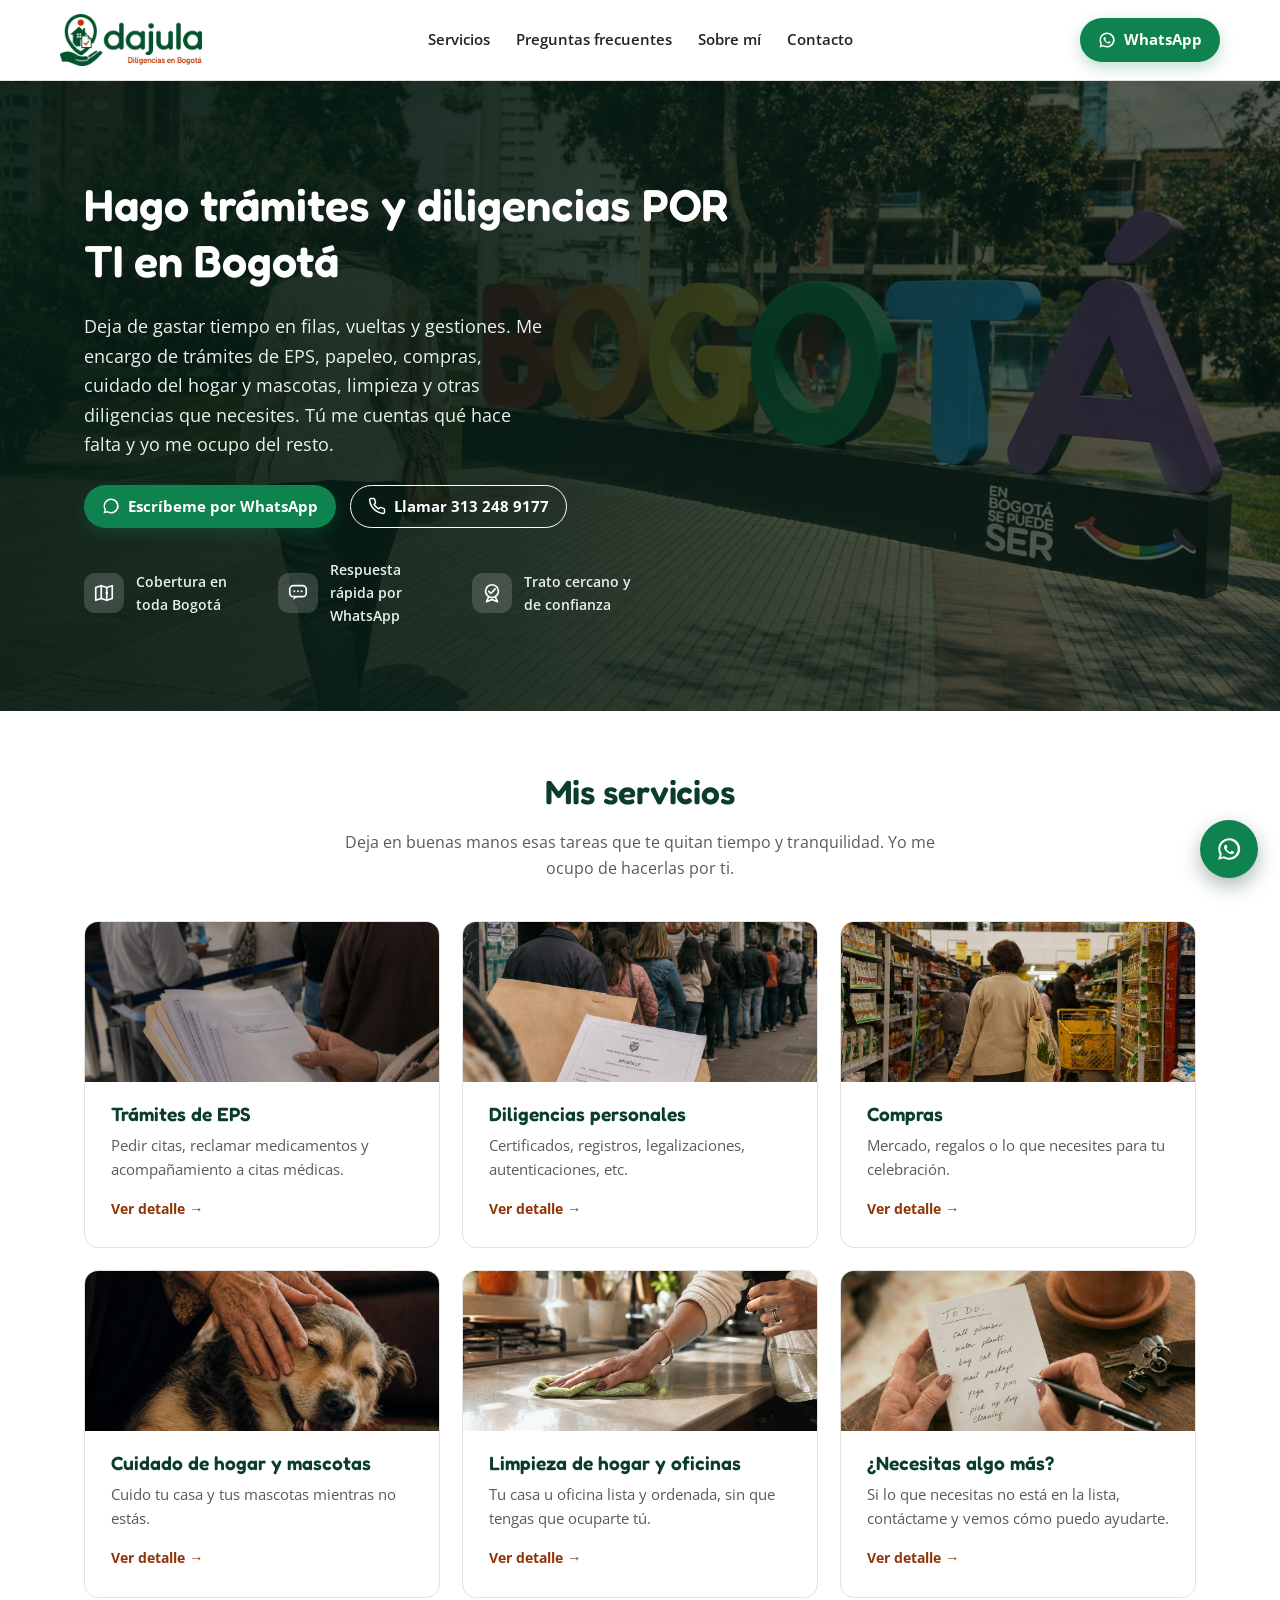
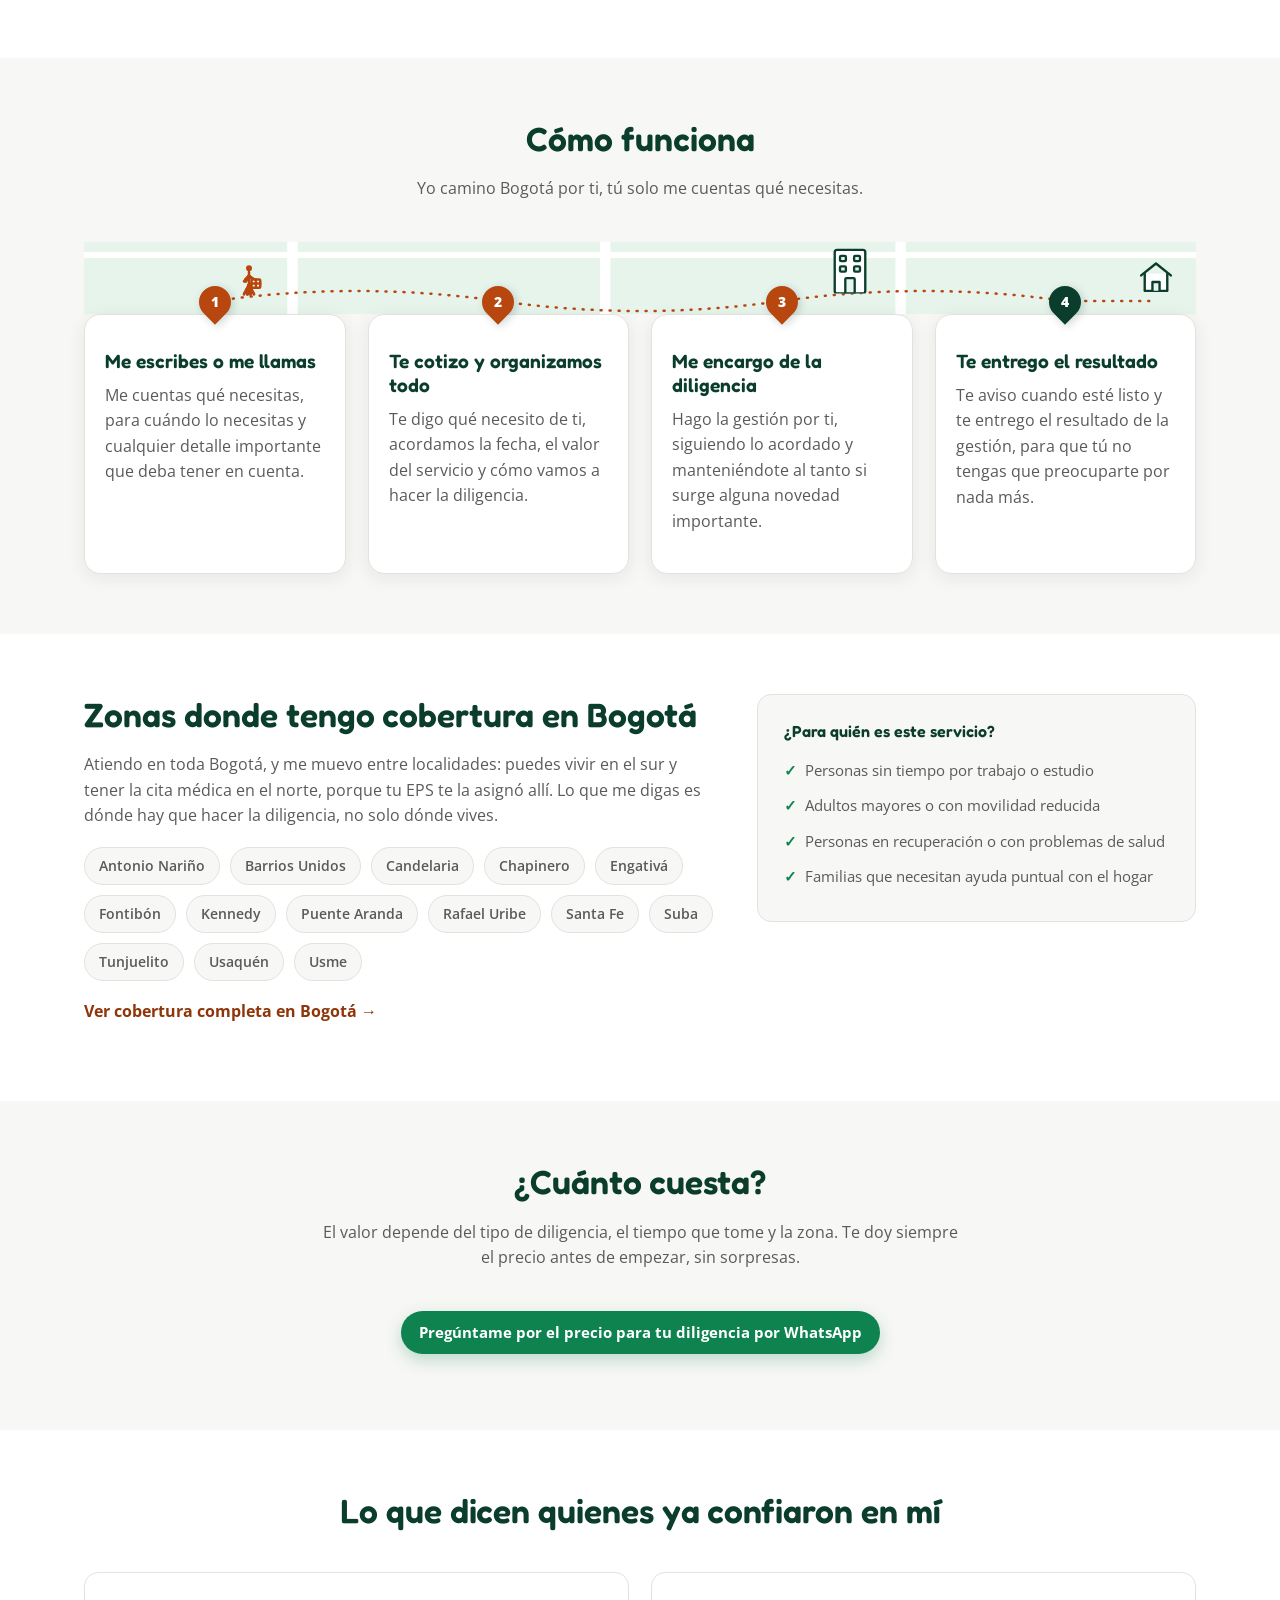
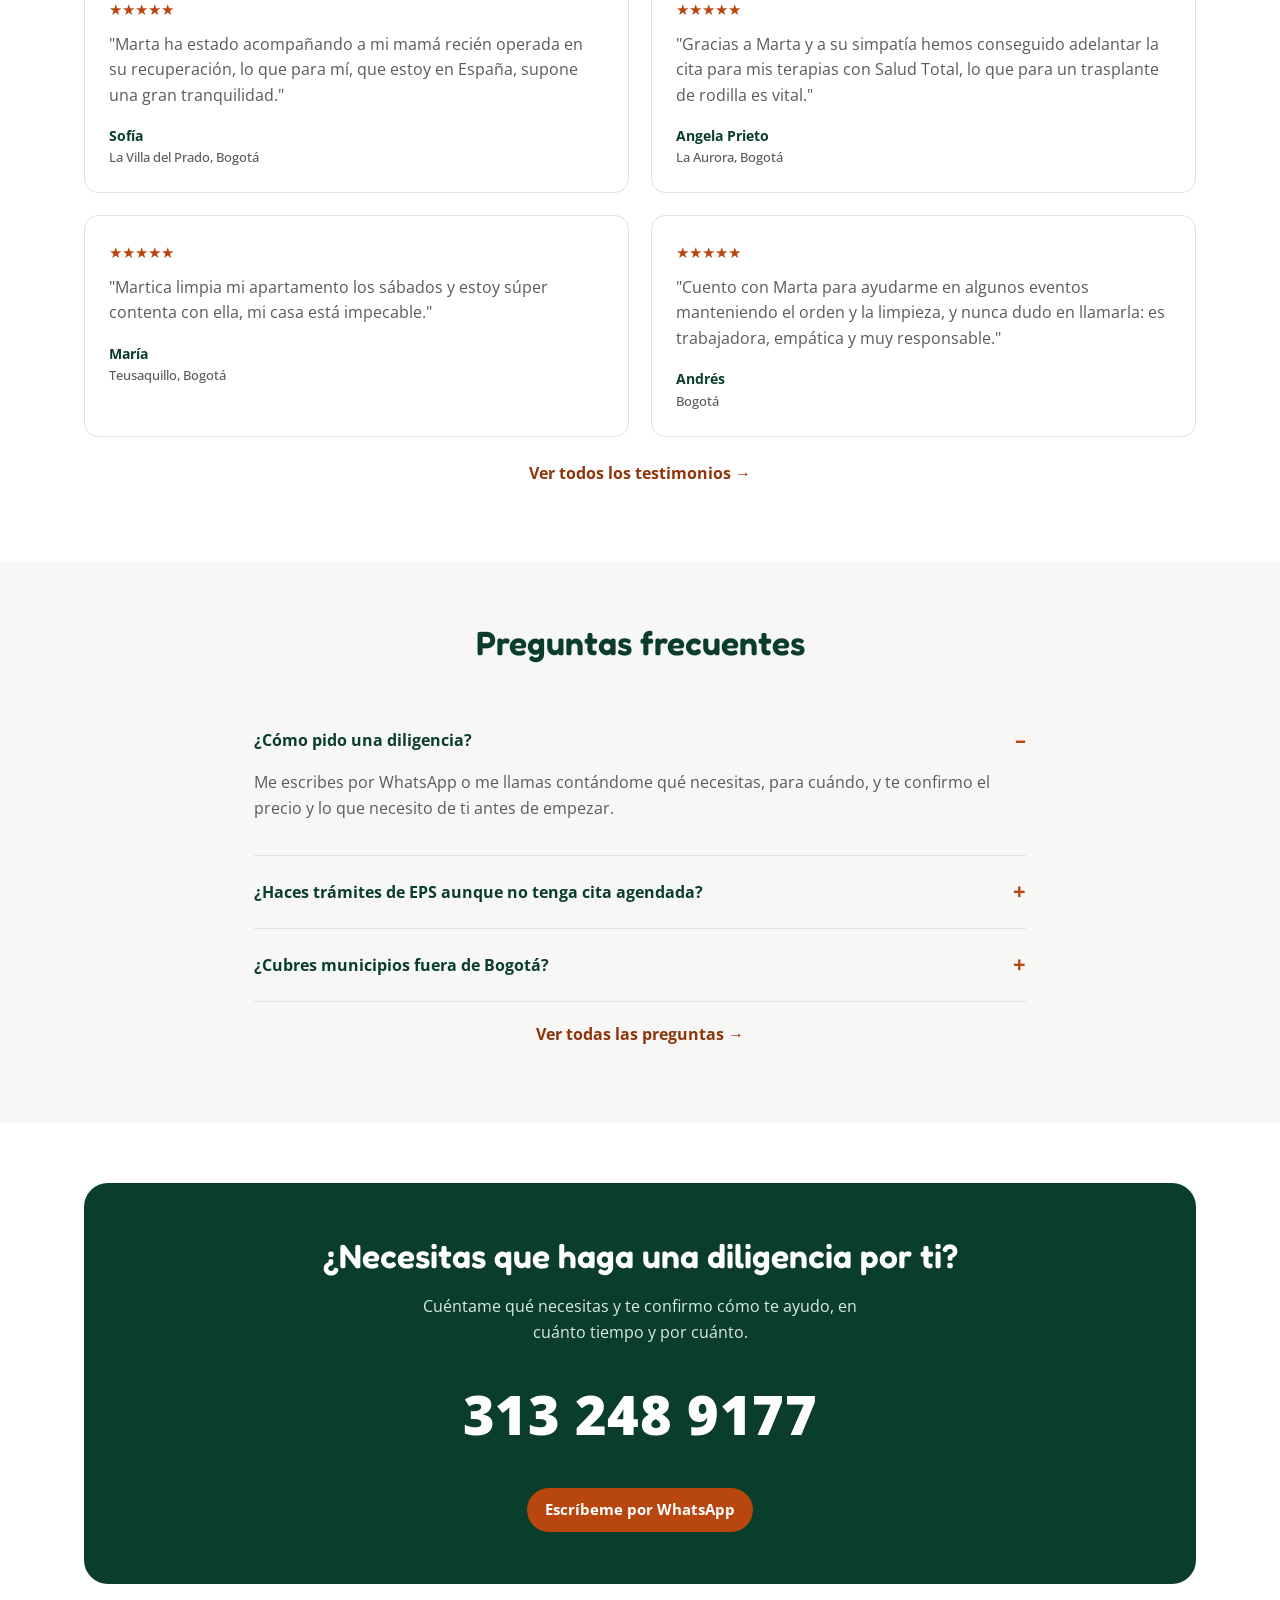
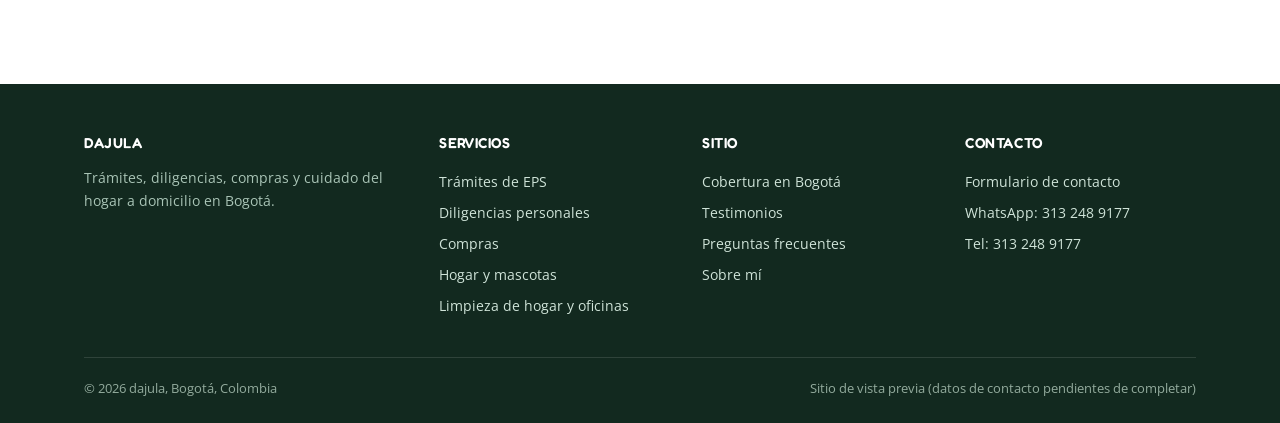
<file: index.html>
<!DOCTYPE html>
<html lang="es-CO">
<head>
<meta charset="UTF-8">
<meta name="viewport" content="width=device-width, initial-scale=1.0">
<title>Trámites y Diligencias en Bogotá | dajula</title>
<meta name="description" content="Hago tus trámites de EPS, diligencias personales, compras, cuidado del hogar y limpieza en Bogotá. Tú me cuentas qué necesitas, yo hago la fila por ti.">
<link rel="preconnect" href="https://fonts.googleapis.com">
<link rel="preconnect" href="https://fonts.gstatic.com" crossorigin>
<link href="https://fonts.googleapis.com/css2?family=Fredoka:wght@500;600;700&family=Open+Sans:wght@400;600;700&display=swap" rel="stylesheet">
<link rel="stylesheet" href="assets/css/style.css">
<link rel="icon" href="assets/img/favicon.svg" type="image/svg+xml">
<script type="application/ld+json">
{
  "@context": "https://schema.org",
  "@type": "LocalBusiness",
  "name": "dajula",
  "description": "Servicio de trámites, diligencias, compras y cuidado del hogar a domicilio en Bogotá.",
  "areaServed": "Bogotá, Colombia",
  "url": "https://hago-tu-diligencia.vercel.app/",
  "telephone": "+573132489177",
  "priceRange": "$$",
  "aggregateRating": {
    "@type": "AggregateRating",
    "ratingValue": "5",
    "reviewCount": "4"
  },
  "review": [
    {
      "@type": "Review",
      "author": {"@type": "Person", "name": "Sofía"},
      "reviewRating": {"@type": "Rating", "ratingValue": "5"},
      "reviewBody": "Marta ha estado acompañando a mi mamá recién operada en su recuperación, lo que para mí, que estoy en España, supone una gran tranquilidad."
    },
    {
      "@type": "Review",
      "author": {"@type": "Person", "name": "Angela Prieto"},
      "reviewRating": {"@type": "Rating", "ratingValue": "5"},
      "reviewBody": "Gracias a Marta y a su simpatía hemos conseguido adelantar la cita para mis terapias con Salud Total, lo que para un trasplante de rodilla es vital."
    },
    {
      "@type": "Review",
      "author": {"@type": "Person", "name": "María"},
      "reviewRating": {"@type": "Rating", "ratingValue": "5"},
      "reviewBody": "Martica limpia mi apartamento los sábados y estoy súper contenta con ella, mi casa está impecable."
    },
    {
      "@type": "Review",
      "author": {"@type": "Person", "name": "Andrés"},
      "reviewRating": {"@type": "Rating", "ratingValue": "5"},
      "reviewBody": "Cuento con Marta para ayudarme en algunos eventos manteniendo el orden y la limpieza, y nunca dudo en llamarla: es trabajadora, empática y muy responsable."
    }
  ]
}
</script>
</head>
<body>

<header class="site">
  <div class="wrap nav-bar">
    <a href="index.html" class="logo"><img src="assets/img/logo-dajula.png" alt="dajula — Diligencias en Bogotá" width="360" height="132"></a>
    <nav class="menu">
      <ul>
        <li class="has-sub">
          <a href="servicios/index.html">Servicios</a>
          <ul class="sub">
            <li><a href="servicios/index.html">Todos los servicios</a></li>
            <li><a href="servicios/tramites-eps.html">Trámites de EPS</a></li>
            <li><a href="servicios/diligencias-personales.html">Diligencias personales</a></li>
            <li><a href="servicios/compras.html">Compras</a></li>
            <li><a href="servicios/cuidado-hogar-mascotas.html">Cuidado hogar y mascotas</a></li>
            <li><a href="servicios/limpieza-hogar.html">Limpieza de hogar y oficinas</a></li>
            <li><a href="servicios/a-medida.html">A la medida</a></li>
          </ul>
        </li>
        <li><a href="faq.html">Preguntas frecuentes</a></li>
        <li><a href="sobre-mi.html">Sobre mí</a></li>
        <li><a href="contacto.html">Contacto</a></li>
      </ul>
    </nav>
    <div class="nav-right">
      <a href="https://wa.me/573132489177?text=Hola%2C%20quiero%20saber%20m%C3%A1s%20sobre%20c%C3%B3mo%20puedes%20ayudarme%20con%20una%20diligencia%20en%20Bogot%C3%A1" class="btn-wsp">
        <svg width="18" height="18" viewBox="0 0 24 24" fill="currentColor"><path d="M12 2a10 10 0 0 0-8.6 15L2 22l5.2-1.4A10 10 0 1 0 12 2zm0 18a8 8 0 0 1-4.1-1.1l-.3-.2-3 .8.8-2.9-.2-.3A8 8 0 1 1 12 20zm4.4-5.6c-.2-.1-1.4-.7-1.6-.8-.2-.1-.4-.1-.5.1-.2.2-.6.8-.8 1-.1.2-.3.2-.5.1-.2-.1-1-.4-1.9-1.2-.7-.6-1.2-1.4-1.3-1.6-.1-.2 0-.4.1-.5l.4-.4c.1-.1.2-.3.2-.4.1-.1 0-.3 0-.4-.1-.1-.5-1.3-.7-1.8-.2-.5-.4-.4-.5-.4h-.5c-.2 0-.4.1-.6.3-.2.2-.8.8-.8 1.9 0 1.1.8 2.2.9 2.4.1.2 1.6 2.5 3.9 3.4.5.2 1 .4 1.3.5.5.2 1 .1 1.4.1.4-.1 1.4-.6 1.6-1.1.2-.5.2-1 .1-1.1-.1-.1-.2-.1-.4-.2z"/></svg>
        WhatsApp
      </a>
    </div>
    <button class="burger" aria-label="Menú">☰</button>
  </div>
</header>

<section class="hero hero-foto">
  <div class="wrap">
    <div class="hero-txt">
      <h1>Hago trámites y diligencias POR TI en Bogotá</h1>
      <p class="lead">Deja de gastar tiempo en filas, vueltas y gestiones. Me encargo de trámites de EPS, papeleo, compras, cuidado del hogar y mascotas, limpieza y otras diligencias que necesites. Tú me cuentas qué hace falta y yo me ocupo del resto.</p>
      <div class="hero-ctas">
        <a href="https://wa.me/573132489177?text=Hola%2C%20quiero%20saber%20m%C3%A1s%20sobre%20c%C3%B3mo%20puedes%20ayudarme%20con%20una%20diligencia%20en%20Bogot%C3%A1" class="btn-wsp">
          <svg width="18" height="18" viewBox="0 0 24 24" fill="currentColor" aria-hidden="true"><path d="M12 2a10 10 0 0 0-8.6 15L2 22l5.2-1.4A10 10 0 1 0 12 2zm0 18a8 8 0 0 1-4.1-1.1l-.3-.2-3 .8.8-2.9-.2-.3A8 8 0 1 1 12 20z"/></svg>
          Escríbeme por WhatsApp
        </a>
        <a href="tel:+573132489177" class="btn-ghost">
          <svg width="18" height="18" viewBox="0 0 24 24" fill="none" stroke="currentColor" stroke-width="2" stroke-linecap="round" stroke-linejoin="round" aria-hidden="true"><path d="M22 16.92v3a2 2 0 0 1-2.18 2 19.79 19.79 0 0 1-8.63-3.07 19.5 19.5 0 0 1-6-6A19.79 19.79 0 0 1 2.12 4.18 2 2 0 0 1 4.11 2h3a2 2 0 0 1 2 1.72c.127.96.361 1.903.7 2.81a2 2 0 0 1-.45 2.11L8.09 9.91a16 16 0 0 0 6 6l1.27-1.27a2 2 0 0 1 2.11-.45c.907.339 1.85.573 2.81.7A2 2 0 0 1 22 16.92z"/></svg>
          Llamar 313 248 9177
        </a>
      </div>
      <div class="trust-row">
        <span class="item">
          <span class="ic-chip"><svg viewBox="0 0 24 24" fill="none" stroke="currentColor" stroke-width="1.8" stroke-linecap="round" stroke-linejoin="round"><polygon points="3 6 9 4 15 6 21 4 21 18 15 20 9 18 3 20"/><line x1="9" y1="4" x2="9" y2="18"/><line x1="15" y1="6" x2="15" y2="20"/><circle cx="15" cy="12" r="1.4" fill="currentColor" stroke="none"/></svg></span>
          Cobertura en toda Bogotá
        </span>
        <span class="item">
          <span class="ic-chip"><svg viewBox="0 0 24 24" fill="none" stroke="currentColor" stroke-width="1.8" stroke-linecap="round" stroke-linejoin="round"><rect x="3" y="4" width="18" height="12" rx="4"/><polygon points="8 16 6.5 19.5 11.5 16" fill="currentColor" stroke="none"/><circle cx="8" cy="10" r="1.1" fill="currentColor" stroke="none"/><circle cx="12" cy="10" r="1.1" fill="currentColor" stroke="none"/><circle cx="16" cy="10" r="1.1" fill="currentColor" stroke="none"/></svg></span>
          Respuesta rápida por WhatsApp
        </span>
        <span class="item">
          <span class="ic-chip"><svg viewBox="0 0 24 24" fill="none" stroke="currentColor" stroke-width="1.8" stroke-linecap="round" stroke-linejoin="round"><circle cx="12" cy="10" r="7"/><path d="M8.5 10.3 10.8 12.5 15.5 7.5"/><path d="M8.5 16 6 21.5 12 19 18 21.5 15.5 16"/></svg></span>
          Trato cercano y de confianza
        </span>
      </div>
    </div>
  </div>
</section>

<section id="servicios">
  <div class="wrap">
    <div class="section-head">
      <h2>Mis servicios</h2>
      <p>Deja en buenas manos esas tareas que te quitan tiempo y tranquilidad. Yo me ocupo de hacerlas por ti.</p>
    </div>
    <div class="grid-servicios">

      <div class="card-servicio">
        <img class="card-img" src="assets/img/servicio-eps.jpg" alt="Trámites de EPS" width="400" height="160">
        <div class="card-body">
          <h3>Trámites de EPS</h3>
          <p>Pedir citas, reclamar medicamentos y acompañamiento a citas médicas.</p>
          <a href="servicios/tramites-eps.html" class="link">Ver detalle →</a>
        </div>
      </div>

      <div class="card-servicio">
        <img class="card-img" src="assets/img/servicio-diligencias.jpg" alt="Diligencias personales" width="400" height="160">
        <div class="card-body">
          <h3>Diligencias personales</h3>
          <p>Certificados, registros, legalizaciones, autenticaciones, etc.</p>
          <a href="servicios/diligencias-personales.html" class="link">Ver detalle →</a>
        </div>
      </div>

      <div class="card-servicio">
        <img class="card-img" src="assets/img/servicio-compras.jpg" alt="Compras" width="400" height="160">
        <div class="card-body">
          <h3>Compras</h3>
          <p>Mercado, regalos o lo que necesites para tu celebración.</p>
          <a href="servicios/compras.html" class="link">Ver detalle →</a>
        </div>
      </div>

      <div class="card-servicio">
        <img class="card-img" src="assets/img/servicio-mascotas.jpg" alt="Cuidado de hogar y mascotas" width="400" height="160">
        <div class="card-body">
          <h3>Cuidado de hogar y mascotas</h3>
          <p>Cuido tu casa y tus mascotas mientras no estás.</p>
          <a href="servicios/cuidado-hogar-mascotas.html" class="link">Ver detalle →</a>
        </div>
      </div>

      <div class="card-servicio">
        <img class="card-img" src="assets/img/servicio-limpieza.jpg" alt="Limpieza de hogar y oficinas" width="400" height="160">
        <div class="card-body">
          <h3>Limpieza de hogar y oficinas</h3>
          <p>Tu casa u oficina lista y ordenada, sin que tengas que ocuparte tú.</p>
          <a href="servicios/limpieza-hogar.html" class="link">Ver detalle →</a>
        </div>
      </div>

      <div class="card-servicio">
        <img class="card-img" src="assets/img/servicio-a-medida.jpg" alt="¿Necesitas algo más?" width="400" height="160">
        <div class="card-body">
          <h3>¿Necesitas algo más?</h3>
          <p>Si lo que necesitas no está en la lista, contáctame y vemos cómo puedo ayudarte.</p>
          <a href="servicios/a-medida.html" class="link">Ver detalle →</a>
        </div>
      </div>

    </div>
  </div>
</section>

<section class="alt">
  <div class="wrap">
    <div class="section-head">
      <h2>Cómo funciona</h2>
      <p>Yo camino Bogotá por ti, tú solo me cuentas qué necesitas.</p>
    </div>
    <div class="how-block">
      <div class="steps">
        <svg class="steps-route-bg" viewBox="0 0 640 72" preserveAspectRatio="none" aria-hidden="true">
          <rect x="0" y="0" width="640" height="72" fill="var(--verde-claro)"/>
          <path d="M120 0 V72 M300 0 V72 M470 0 V72" stroke="#fff" stroke-width="6" stroke-linecap="round"/>
          <path d="M0 13 H640" stroke="#fff" stroke-width="6"/>
        </svg>
        <svg class="route-curve" viewBox="0 0 332 60" preserveAspectRatio="none" aria-hidden="true">
          <path d="M0 30 Q50 10 100 30 Q150 50 200 30 Q250 10 300 30 L332 30" fill="none" stroke="var(--naranja)" stroke-width="2.5" stroke-dasharray="1 8" stroke-linecap="round" vector-effect="non-scaling-stroke"/>
        </svg>
        <span class="route-rail" aria-hidden="true"></span>
        <div class="route-building" aria-hidden="true">
          <svg viewBox="0 0 34 40" width="40" height="47" fill="none" stroke="var(--verde-oscuro)" stroke-width="2" stroke-linecap="round" stroke-linejoin="round">
            <rect x="4" y="3" width="26" height="37" rx="2" fill="#fff"/>
            <rect x="8.5" y="8" width="5" height="4.5" rx="1" fill="var(--verde-claro)"/>
            <rect x="20.5" y="8" width="5" height="4.5" rx="1" fill="var(--verde-claro)"/>
            <rect x="8.5" y="17" width="5" height="4.5" rx="1" fill="var(--verde-claro)"/>
            <rect x="20.5" y="17" width="5" height="4.5" rx="1" fill="var(--verde-claro)"/>
            <rect x="13" y="27" width="8" height="13" rx="1" fill="var(--verde-claro)"/>
          </svg>
        </div>
        <div class="route-house" aria-hidden="true">
          <svg viewBox="0 0 32 30" width="38" height="36" fill="none" stroke="var(--verde-oscuro)" stroke-width="2" stroke-linecap="round" stroke-linejoin="round">
            <path d="M6.5 13.5V28h19V13.5" fill="#fff"/>
            <path d="M3.5 15 16 5 28.5 15"/>
            <path d="M13 28v-7.5h6V28" fill="var(--verde-claro)"/>
          </svg>
        </div>
        <div class="route-receiver" aria-hidden="true">
          <svg viewBox="0 0 24 30" width="30" height="38" fill="none" stroke="var(--verde-oscuro)" stroke-width="2" stroke-linecap="round" stroke-linejoin="round">
            <circle cx="12" cy="4" r="2.4" fill="var(--verde-oscuro)" stroke="none"/>
            <line x1="12" y1="7" x2="12" y2="17"/>
            <line x1="12" y1="10" x2="7.5" y2="13.5"/>
            <line x1="12" y1="17" x2="9" y2="25"/>
            <line x1="12" y1="17" x2="15" y2="25"/>
            <g class="recv-box">
              <rect x="2.5" y="13.5" width="7" height="6.5" rx="0.8" fill="#fff"/>
              <line x1="2.5" y1="16.7" x2="9.5" y2="16.7"/>
              <line x1="6" y1="13.5" x2="6" y2="20"/>
            </g>
          </svg>
        </div>
        <div class="route-walker" aria-hidden="true">
          <svg class="walk-chat" viewBox="0 0 24 14" width="28" height="16" fill="none">
            <rect x="6" y="1" width="17" height="10.5" rx="4" fill="#fff" stroke="var(--naranja)" stroke-width="1.4"/>
            <circle cx="11" cy="6.2" r="1" fill="var(--naranja)"/>
            <circle cx="14.5" cy="6.2" r="1" fill="var(--naranja)"/>
            <circle cx="18" cy="6.2" r="1" fill="var(--naranja)"/>
            <circle cx="3.2" cy="12" r="1.7" fill="#fff" stroke="var(--naranja)" stroke-width="1.2"/>
          </svg>
          <svg class="walk-body" viewBox="0 0 24 30" width="30" height="38" fill="none" stroke="var(--naranja)" stroke-width="2" stroke-linecap="round" stroke-linejoin="round">
            <circle cx="12" cy="4" r="2.4" fill="var(--naranja)" stroke="none"/>
            <line x1="12" y1="7" x2="12" y2="17"/>
            <g class="walk-free">
              <line x1="12" y1="10" x2="16" y2="14"/>
            </g>
            <g class="walk-box">
              <line x1="12" y1="10" x2="16.5" y2="13"/>
              <rect x="14" y="13" width="7" height="6.5" rx="0.8" fill="#fff"/>
              <line x1="14" y1="16.2" x2="21" y2="16.2"/>
              <line x1="17.5" y1="13" x2="17.5" y2="19.5"/>
            </g>
            <g class="walk-cycle">
              <g class="walk-p1">
                <line x1="12" y1="10" x2="8" y2="14.5"/>
                <line x1="12" y1="17" x2="8" y2="25"/>
                <line x1="12" y1="17" x2="16" y2="24.5"/>
              </g>
              <g class="walk-p2">
                <line x1="12" y1="10" x2="9.5" y2="14.5"/>
                <line x1="12" y1="17" x2="11" y2="25"/>
                <line x1="12" y1="17" x2="13.5" y2="24"/>
              </g>
              <g class="walk-p3">
                <line x1="12" y1="10" x2="9" y2="13"/>
                <line x1="12" y1="17" x2="16" y2="25"/>
                <line x1="12" y1="17" x2="8" y2="24.5"/>
              </g>
              <g class="walk-p4">
                <line x1="12" y1="10" x2="9.5" y2="14.5"/>
                <line x1="12" y1="17" x2="13" y2="25"/>
                <line x1="12" y1="17" x2="10.5" y2="24"/>
              </g>
            </g>
            <g class="walk-still">
              <line x1="12" y1="10" x2="8.5" y2="14.5"/>
              <line x1="12" y1="17" x2="10.5" y2="25"/>
              <line x1="12" y1="17" x2="13.5" y2="25"/>
            </g>
          </svg>
        </div>
        <div class="step">
          <div class="num"><span>1</span></div>
          <h3>Me escribes o me llamas</h3>
          <p>Me cuentas qué necesitas, para cuándo lo necesitas y cualquier detalle importante que deba tener en cuenta.</p>
        </div>
        <div class="step">
          <div class="num"><span>2</span></div>
          <h3>Te cotizo y organizamos todo</h3>
          <p>Te digo qué necesito de ti, acordamos la fecha, el valor del servicio y cómo vamos a hacer la diligencia.</p>
        </div>
        <div class="step">
          <div class="num"><span>3</span></div>
          <h3>Me encargo de la diligencia</h3>
          <p>Hago la gestión por ti, siguiendo lo acordado y manteniéndote al tanto si surge alguna novedad importante.</p>
        </div>
        <div class="step">
          <div class="num"><span>4</span></div>
          <h3>Te entrego el resultado</h3>
          <p>Te aviso cuando esté listo y te entrego el resultado de la gestión, para que tú no tengas que preocuparte por nada más.</p>
        </div>
      </div>
    </div>
  </div>
</section>

<section>
  <div class="wrap two-col">
    <div>
      <h2>Zonas donde tengo cobertura en Bogotá</h2>
      <p>Atiendo en toda Bogotá, y me muevo entre localidades: puedes vivir en el sur y tener la cita médica en el norte, porque tu EPS te la asignó allí. Lo que me digas es dónde hay que hacer la diligencia, no solo dónde vives.</p>
      <div class="zonas-list">
        <span>Antonio Nariño</span><span>Barrios Unidos</span><span>Candelaria</span>
        <span>Chapinero</span><span>Engativá</span><span>Fontibón</span><span>Kennedy</span><span>Puente Aranda</span><span>Rafael Uribe</span>
        <span>Santa Fe</span><span>Suba</span><span>Tunjuelito</span><span>Usaquén</span><span>Usme</span>
      </div>
      <p style="margin-top:18px;"><a href="zonas/bogota.html" class="link" style="color:var(--naranja-oscuro);font-weight:700;">Ver cobertura completa en Bogotá →</a></p>
    </div>
    <div class="box-lateral">
      <h4>¿Para quién es este servicio?</h4>
      <ul>
        <li>Personas sin tiempo por trabajo o estudio</li>
        <li>Adultos mayores o con movilidad reducida</li>
        <li>Personas en recuperación o con problemas de salud</li>
        <li>Familias que necesitan ayuda puntual con el hogar</li>
      </ul>
    </div>
  </div>
</section>

<section class="alt">
  <div class="wrap">
    <div class="section-head">
      <h2>¿Cuánto cuesta?</h2>
      <p>El valor depende del tipo de diligencia, el tiempo que tome y la zona. Te doy siempre el precio antes de empezar, sin sorpresas.</p>
    </div>
    <p style="text-align:center;margin-top:20px;"><a href="https://wa.me/573132489177?text=Hola%2C%20quiero%20saber%20m%C3%A1s%20sobre%20c%C3%B3mo%20puedes%20ayudarme%20con%20una%20diligencia%20en%20Bogot%C3%A1" class="btn-wsp">Pregúntame por el precio para tu diligencia por WhatsApp</a></p>
  </div>
</section>

<section>
  <div class="wrap">
    <div class="section-head">
      <h2>Lo que dicen quienes ya confiaron en mí</h2>
    </div>
    <div class="grid-testimonios" style="grid-template-columns:repeat(2,1fr);">
      <div class="testimonio">
        <div class="estrellas">★★★★★</div>
        <p>"Marta ha estado acompañando a mi mamá recién operada en su recuperación, lo que para mí, que estoy en España, supone una gran tranquilidad."</p>
        <div class="autor">Sofía<span>La Villa del Prado, Bogotá</span></div>
      </div>
      <div class="testimonio">
        <div class="estrellas">★★★★★</div>
        <p>"Gracias a Marta y a su simpatía hemos conseguido adelantar la cita para mis terapias con Salud Total, lo que para un trasplante de rodilla es vital."</p>
        <div class="autor">Angela Prieto<span>La Aurora, Bogotá</span></div>
      </div>
      <div class="testimonio">
        <div class="estrellas">★★★★★</div>
        <p>"Martica limpia mi apartamento los sábados y estoy súper contenta con ella, mi casa está impecable."</p>
        <div class="autor">María<span>Teusaquillo, Bogotá</span></div>
      </div>
      <div class="testimonio">
        <div class="estrellas">★★★★★</div>
        <p>"Cuento con Marta para ayudarme en algunos eventos manteniendo el orden y la limpieza, y nunca dudo en llamarla: es trabajadora, empática y muy responsable."</p>
        <div class="autor">Andrés<span>Bogotá</span></div>
      </div>
    </div>
    <p style="text-align:center;margin-top:24px;"><a href="testimonios.html" style="color:var(--naranja-oscuro);font-weight:700;">Ver todos los testimonios →</a></p>
  </div>
</section>

<section class="alt">
  <div class="wrap small-wrap">
    <div class="section-head">
      <h2>Preguntas frecuentes</h2>
    </div>
    <details class="faq-item" open>
      <summary>¿Cómo pido una diligencia?</summary>
      <p>Me escribes por WhatsApp o me llamas contándome qué necesitas, para cuándo, y te confirmo el precio y lo que necesito de ti antes de empezar.</p>
    </details>
    <details class="faq-item">
      <summary>¿Haces trámites de EPS aunque no tenga cita agendada?</summary>
      <p>Sí, puedo gestionar la solicitud de la cita, el reclamo de medicamentos o acompañarte si prefieres ir en persona a la cita médica.</p>
    </details>
    <details class="faq-item">
      <summary>¿Cubres municipios fuera de Bogotá?</summary>
      <p>Por ahora el servicio está disponible solo dentro de Bogotá.</p>
    </details>
    <p style="text-align:center;margin-top:20px;"><a href="faq.html" style="color:var(--naranja-oscuro);font-weight:700;">Ver todas las preguntas →</a></p>
  </div>
</section>

<section>
  <div class="wrap">
    <div class="cta-final">
      <h2>¿Necesitas que haga una diligencia por ti?</h2>
      <p>Cuéntame qué necesitas y te confirmo cómo te ayudo, en cuánto tiempo y por cuánto.</p>
      <a href="tel:+573132489177" class="cta-phone">313 248 9177</a>
      <a href="https://wa.me/573132489177?text=Hola%2C%20quiero%20saber%20m%C3%A1s%20sobre%20c%C3%B3mo%20puedes%20ayudarme%20con%20una%20diligencia%20en%20Bogot%C3%A1" class="btn-wsp">Escríbeme por WhatsApp</a>
    </div>
  </div>
</section>

<footer class="site">
  <div class="wrap">
    <div class="footer-grid">
      <div>
        <h4 style="color:#fff;">dajula</h4>
        <p style="color:#a9c4b6;font-size:.9rem;">Trámites, diligencias, compras y cuidado del hogar a domicilio en Bogotá.</p>
      </div>
      <div>
        <h4>Servicios</h4>
        <a href="servicios/tramites-eps.html">Trámites de EPS</a>
        <a href="servicios/diligencias-personales.html">Diligencias personales</a>
        <a href="servicios/compras.html">Compras</a>
        <a href="servicios/cuidado-hogar-mascotas.html">Hogar y mascotas</a>
        <a href="servicios/limpieza-hogar.html">Limpieza de hogar y oficinas</a>
      </div>
      <div>
        <h4>Sitio</h4>
        <a href="zonas/bogota.html">Cobertura en Bogotá</a>
        <a href="testimonios.html">Testimonios</a>
        <a href="faq.html">Preguntas frecuentes</a>
        <a href="sobre-mi.html">Sobre mí</a>
      </div>
      <div>
        <h4>Contacto</h4>
        <a href="contacto.html">Formulario de contacto</a>
        <a href="https://wa.me/573132489177?text=Hola%2C%20quiero%20saber%20m%C3%A1s%20sobre%20c%C3%B3mo%20puedes%20ayudarme%20con%20una%20diligencia%20en%20Bogot%C3%A1">WhatsApp: 313 248 9177</a>
        <a href="tel:+573132489177">Tel: 313 248 9177</a>
      </div>
    </div>
    <div class="footer-bottom">
      <span>© 2026 dajula, Bogotá, Colombia</span>
      <span>Sitio de vista previa (datos de contacto pendientes de completar)</span>
    </div>
  </div>
</footer>

<a href="https://wa.me/573132489177?text=Hola%2C%20quiero%20saber%20m%C3%A1s%20sobre%20c%C3%B3mo%20puedes%20ayudarme%20con%20una%20diligencia%20en%20Bogot%C3%A1" class="wsp-float" aria-label="WhatsApp">
  <svg width="26" height="26" viewBox="0 0 24 24" fill="currentColor"><path d="M12 2a10 10 0 0 0-8.6 15L2 22l5.2-1.4A10 10 0 1 0 12 2zm0 18a8 8 0 0 1-4.1-1.1l-.3-.2-3 .8.8-2.9-.2-.3A8 8 0 1 1 12 20zm4.4-5.6c-.2-.1-1.4-.7-1.6-.8-.2-.1-.4-.1-.5.1-.2.2-.6.8-.8 1-.1.2-.3.2-.5.1-.2-.1-1-.4-1.9-1.2-.7-.6-1.2-1.4-1.3-1.6-.1-.2 0-.4.1-.5l.4-.4c.1-.1.2-.3.2-.4.1-.1 0-.3 0-.4-.1-.1-.5-1.3-.7-1.8-.2-.5-.4-.4-.5-.4h-.5c-.2 0-.4.1-.6.3-.2.2-.8.8-.8 1.9 0 1.1.8 2.2.9 2.4.1.2 1.6 2.5 3.9 3.4.5.2 1 .4 1.3.5.5.2 1 .1 1.4.1.4-.1 1.4-.6 1.6-1.1.2-.5.2-1 .1-1.1-.1-.1-.2-.1-.4-.2z"/></svg>
</a>

<script src="assets/js/main.js"></script>
</body>
</html>
</file>
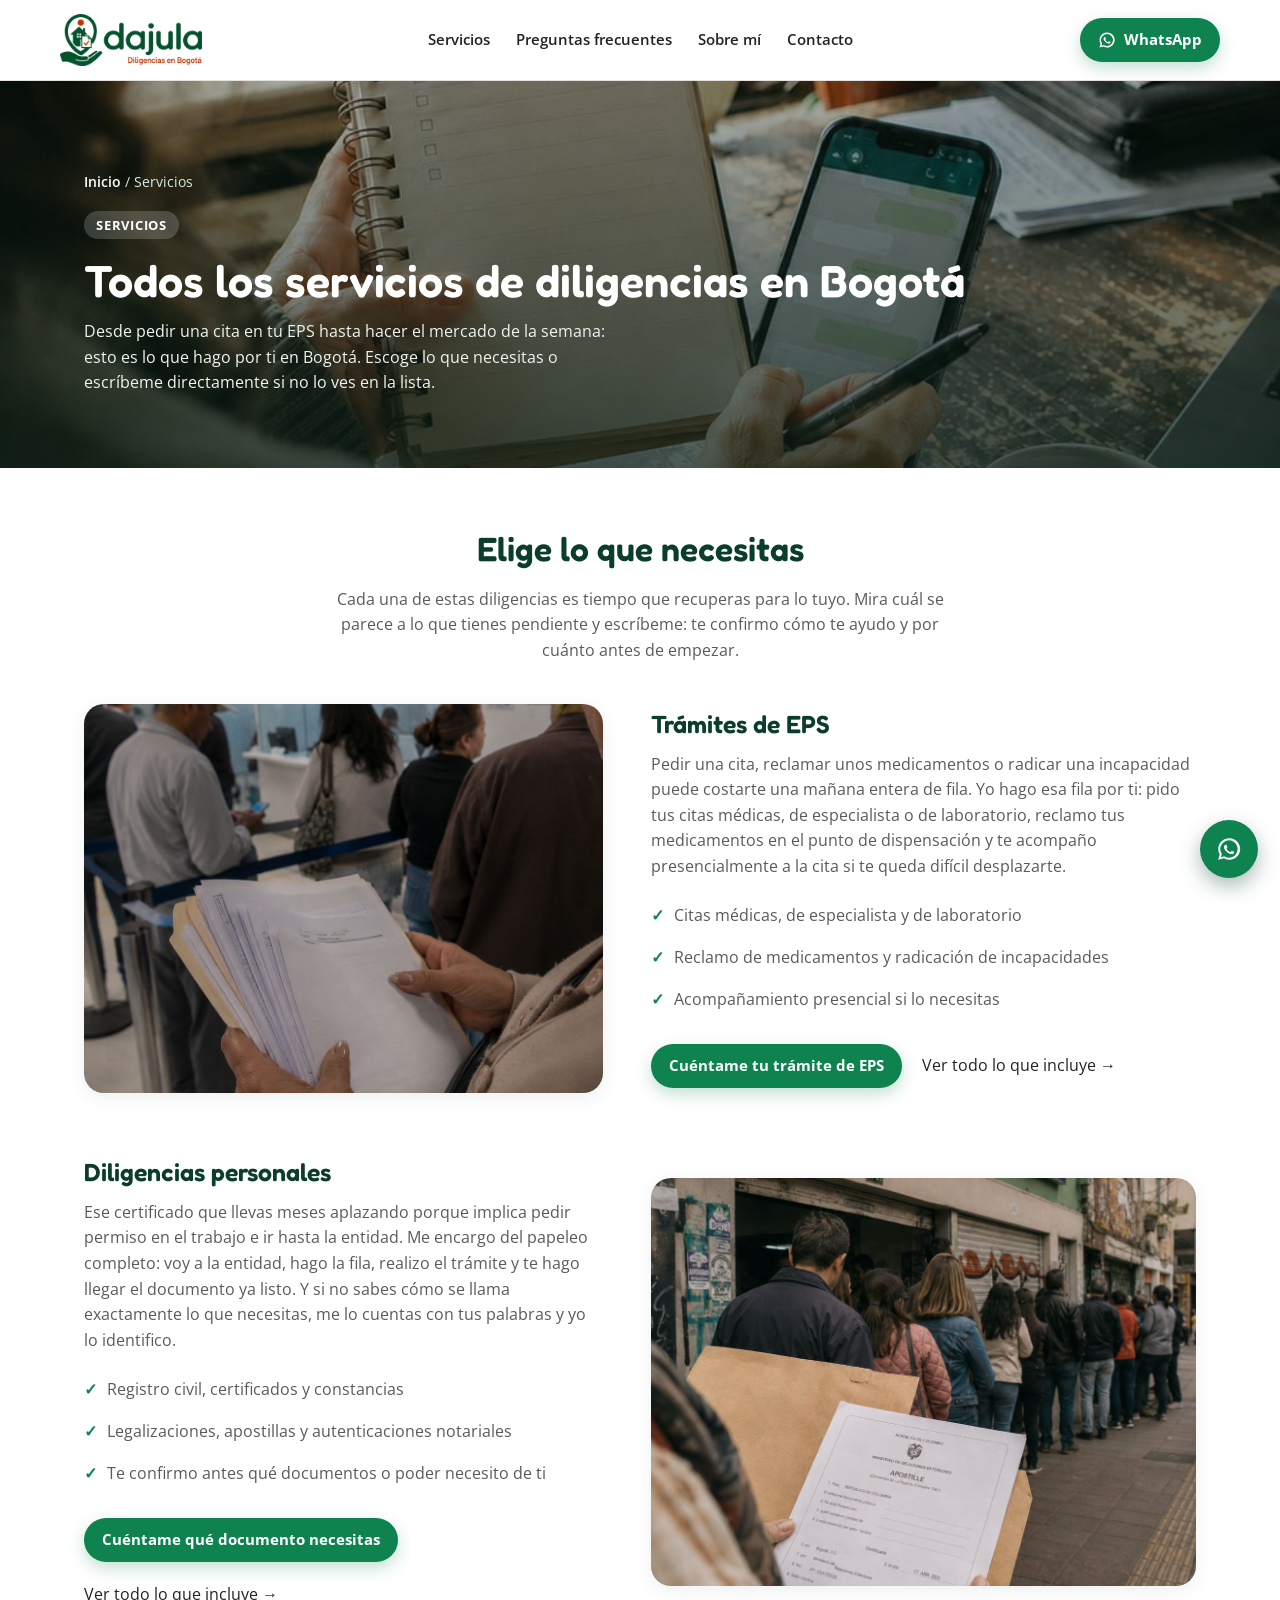
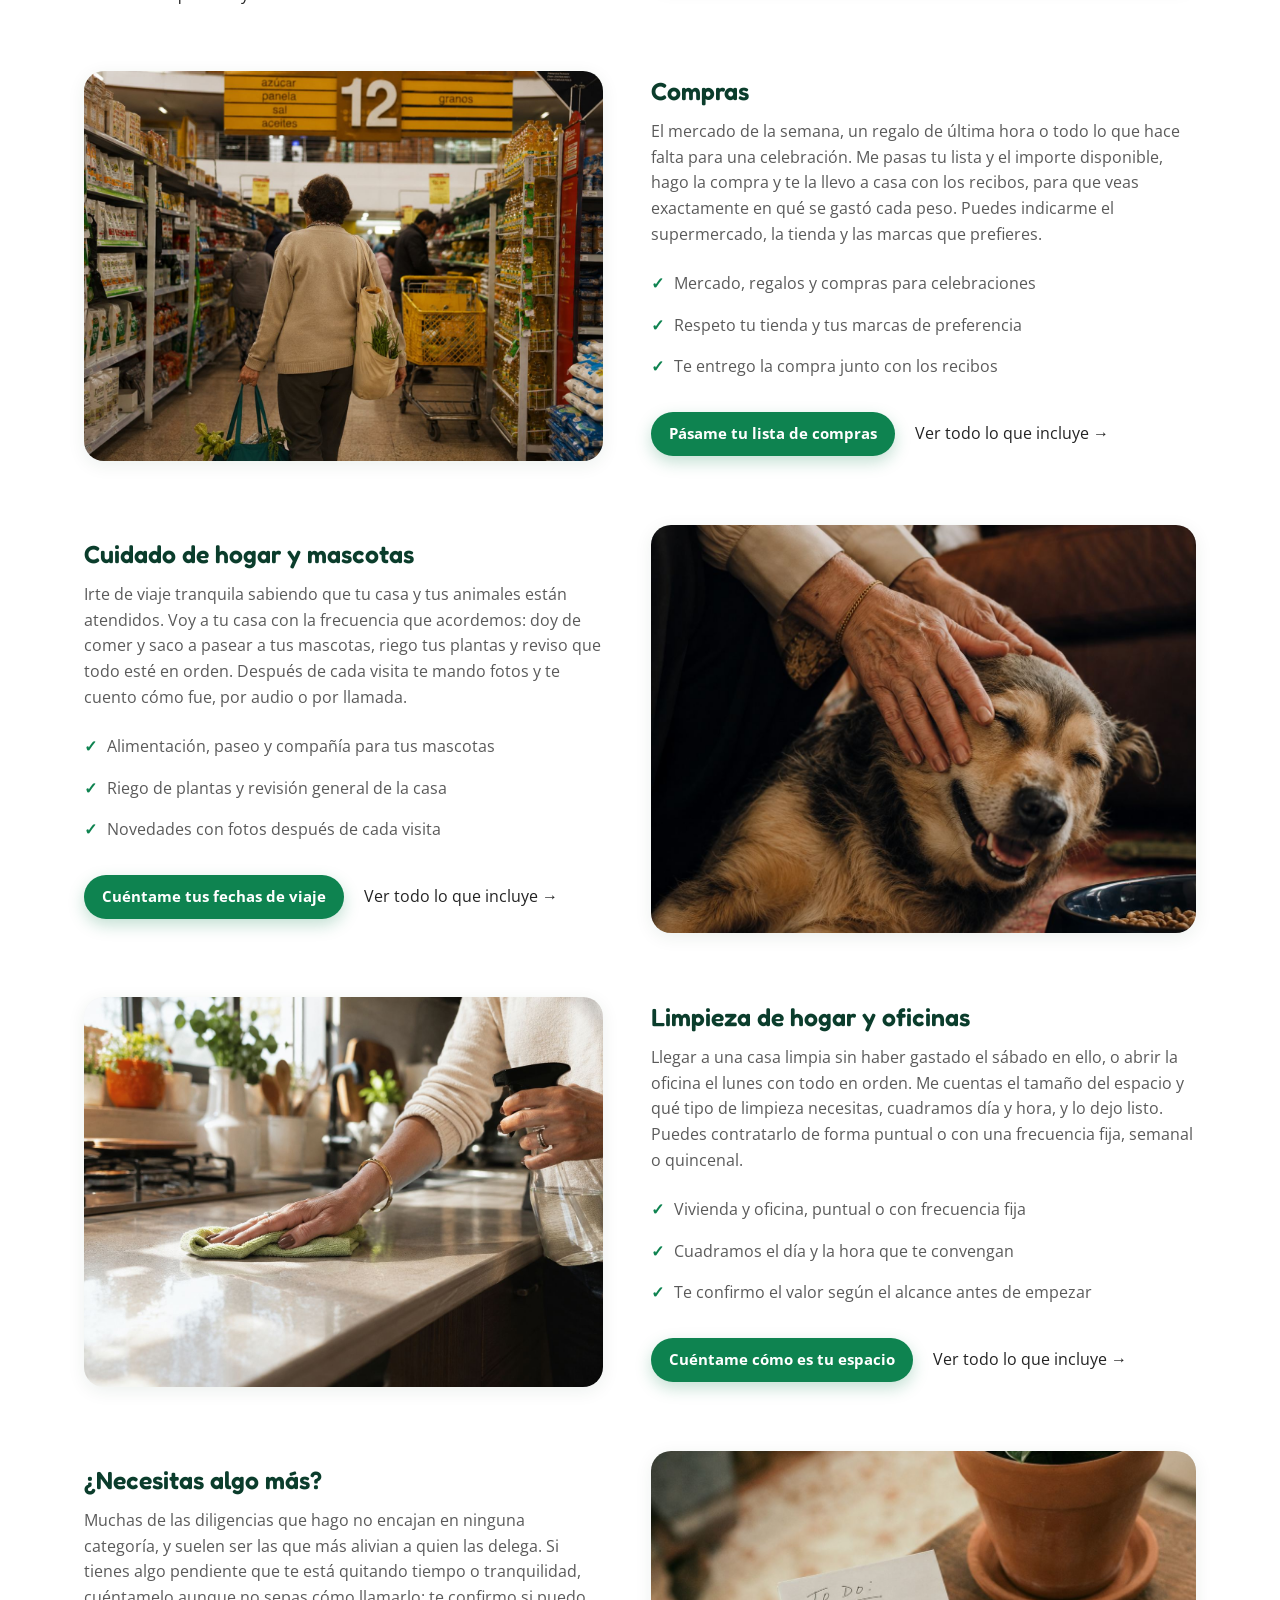
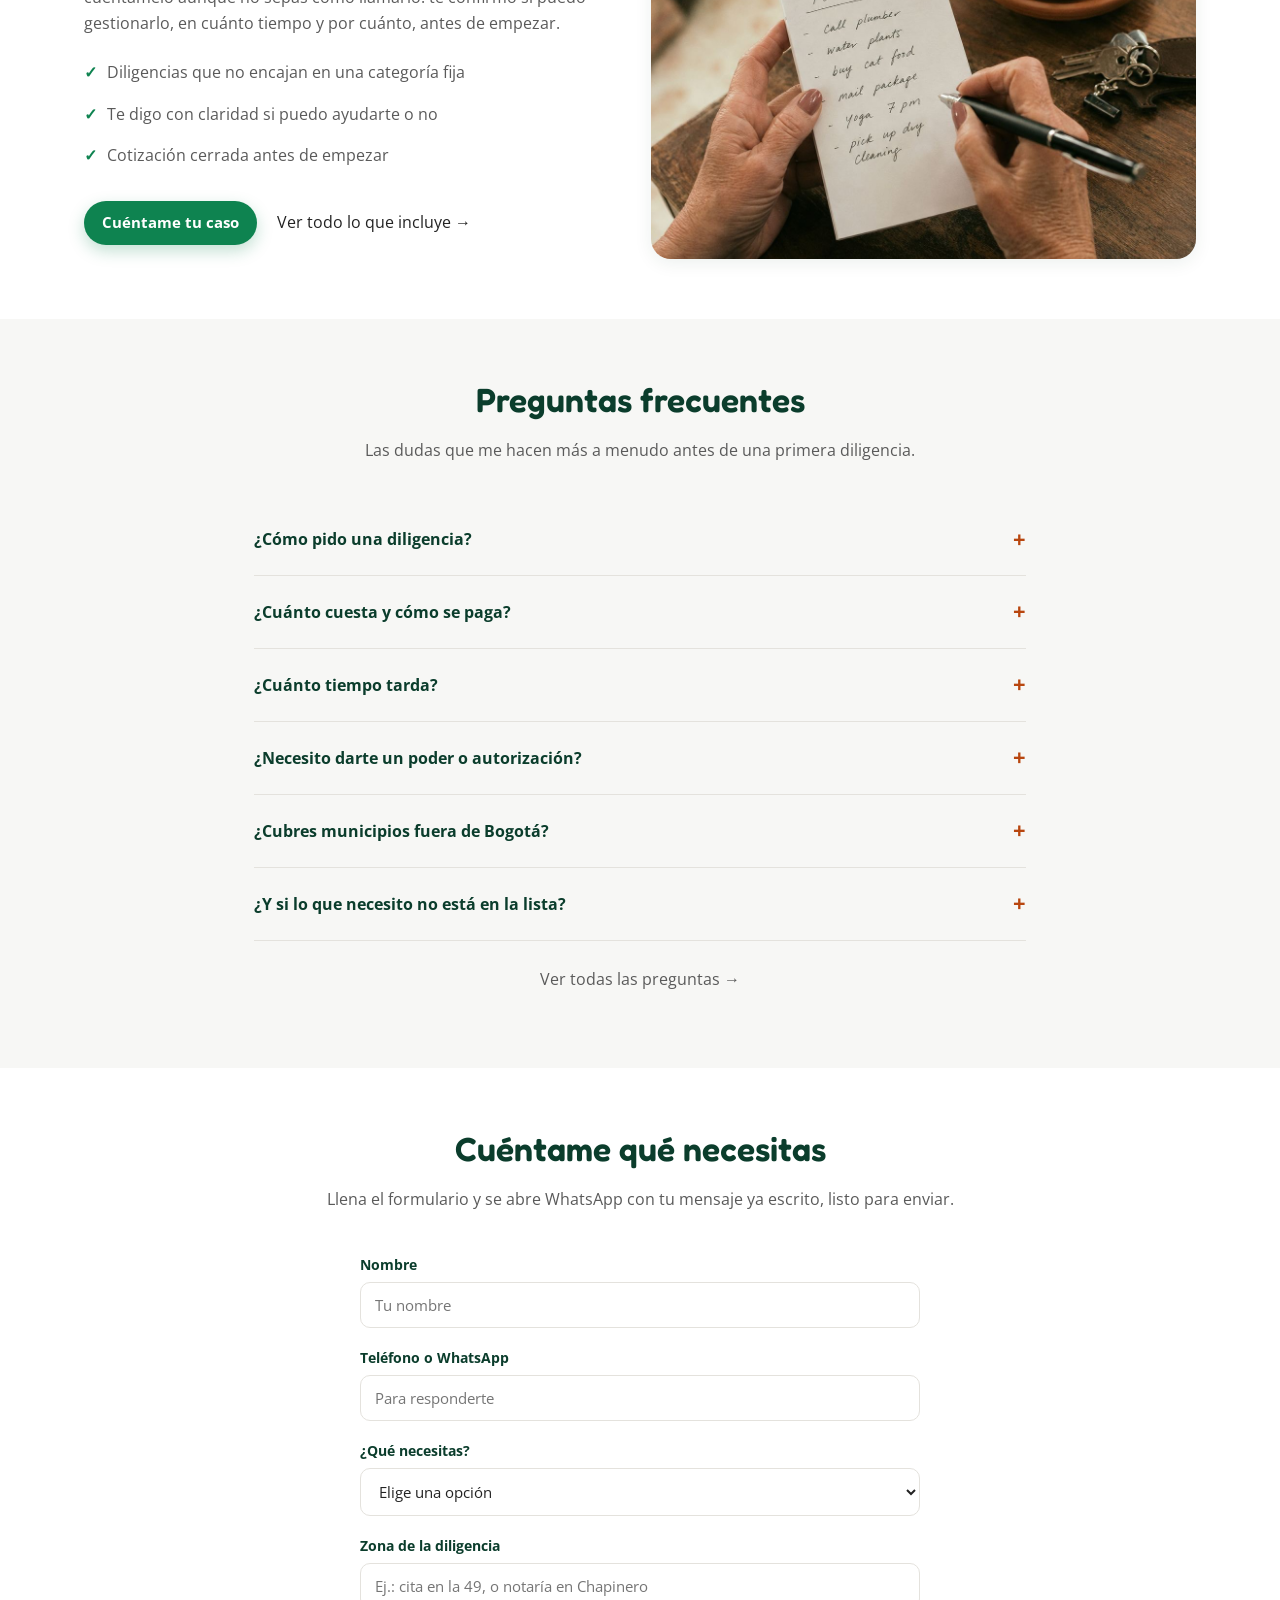
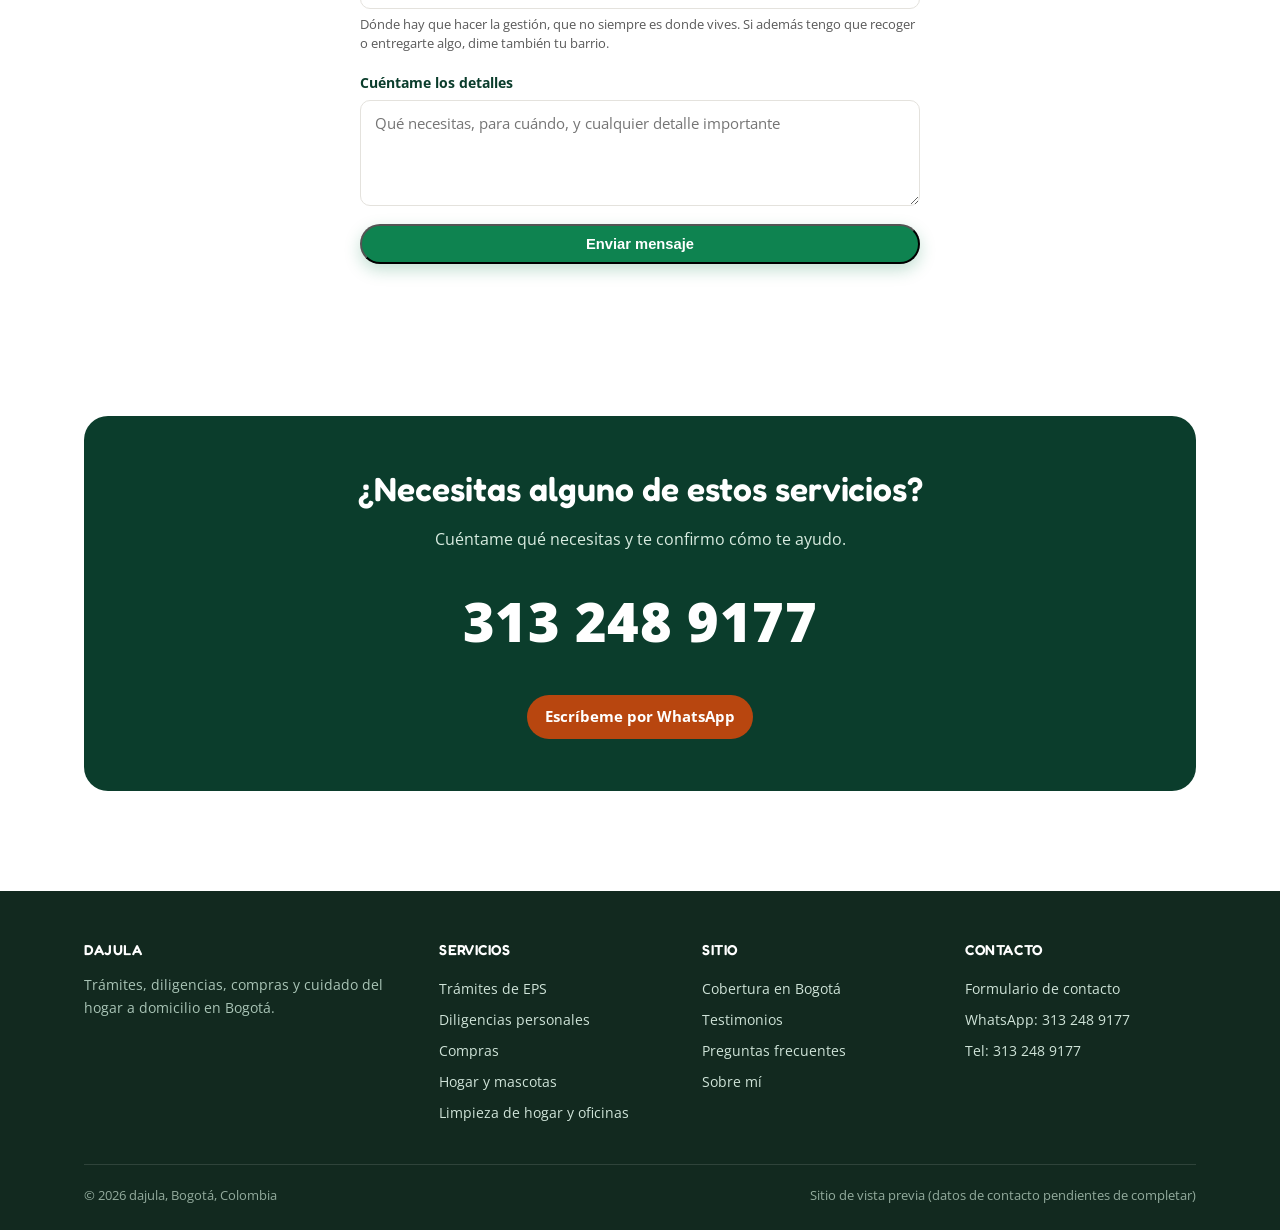
<file: servicios/index.html>
<!DOCTYPE html>
<html lang="es-CO">
<head>
<meta charset="UTF-8">
<meta name="viewport" content="width=device-width, initial-scale=1.0">
<title>Servicios de Diligencias en Bogotá | dajula</title>
<meta name="description" content="Trámites EPS, diligencias personales, compras, cuidado del hogar y mascotas, limpieza de hogar y oficinas, y lo que necesites. Todos mis servicios en Bogotá, explicados y listos para pedir por WhatsApp.">
<link rel="preconnect" href="https://fonts.googleapis.com">
<link rel="preconnect" href="https://fonts.gstatic.com" crossorigin>
<link href="https://fonts.googleapis.com/css2?family=Fredoka:wght@500;600;700&family=Open+Sans:wght@400;600;700&display=swap" rel="stylesheet">
<link rel="stylesheet" href="../assets/css/style.css">
<link rel="icon" href="../assets/img/favicon.svg" type="image/svg+xml">
<script type="application/ld+json">
{
  "@context": "https://schema.org",
  "@type": "BreadcrumbList",
  "itemListElement": [{"@type":"ListItem","position":1,"name":"Inicio","item":"https://hago-tu-diligencia.vercel.app/"},{"@type":"ListItem","position":2,"name":"Servicios","item":"https://hago-tu-diligencia.vercel.app/servicios/index.html"}]
}
</script>
</head>
<body>

<header class="site">
  <div class="wrap nav-bar">
    <a href="../index.html" class="logo"><img src="../assets/img/logo-dajula.png" alt="dajula — Diligencias en Bogotá" width="360" height="132"></a>
    <nav class="menu">
      <ul>
        <li class="has-sub">
          <a href="index.html">Servicios</a>
          <ul class="sub">
            <li><a href="index.html">Todos los servicios</a></li>
            <li><a href="tramites-eps.html">Trámites de EPS</a></li>
            <li><a href="diligencias-personales.html">Diligencias personales</a></li>
            <li><a href="compras.html">Compras</a></li>
            <li><a href="cuidado-hogar-mascotas.html">Cuidado hogar y mascotas</a></li>
            <li><a href="limpieza-hogar.html">Limpieza de hogar y oficinas</a></li>
            <li><a href="a-medida.html">A la medida</a></li>
          </ul>
        </li>
        <li><a href="../faq.html">Preguntas frecuentes</a></li>
        <li><a href="../sobre-mi.html">Sobre mí</a></li>
        <li><a href="../contacto.html">Contacto</a></li>
      </ul>
    </nav>
    <div class="nav-right">
      <a href="https://wa.me/573132489177?text=Hola%2C%20quiero%20saber%20m%C3%A1s%20sobre%20c%C3%B3mo%20puedes%20ayudarme%20con%20mi%20diligencia" class="btn-wsp">
        <svg width="18" height="18" viewBox="0 0 24 24" fill="currentColor"><path d="M12 2a10 10 0 0 0-8.6 15L2 22l5.2-1.4A10 10 0 1 0 12 2zm0 18a8 8 0 0 1-4.1-1.1l-.3-.2-3 .8.8-2.9-.2-.3A8 8 0 1 1 12 20zm4.4-5.6c-.2-.1-1.4-.7-1.6-.8-.2-.1-.4-.1-.5.1-.2.2-.6.8-.8 1-.1.2-.3.2-.5.1-.2-.1-1-.4-1.9-1.2-.7-.6-1.2-1.4-1.3-1.6-.1-.2 0-.4.1-.5l.4-.4c.1-.1.2-.3.2-.4.1-.1 0-.3 0-.4-.1-.1-.5-1.3-.7-1.8-.2-.5-.4-.4-.5-.4h-.5c-.2 0-.4.1-.6.3-.2.2-.8.8-.8 1.9 0 1.1.8 2.2.9 2.4.1.2 1.6 2.5 3.9 3.4.5.2 1 .4 1.3.5.5.2 1 .1 1.4.1.4-.1 1.4-.6 1.6-1.1.2-.5.2-1 .1-1.1-.1-.1-.2-.1-.4-.2z"/></svg>
        WhatsApp
      </a>
    </div>
    <button class="burger" aria-label="Menú">☰</button>
  </div>
</header>

<section class="page-hero has-photo" style="background-image:url('../assets/img/hero-home.jpg');">
  <div class="wrap">
    <div class="breadcrumb"><a href="../index.html">Inicio</a> / Servicios</div>
    <span class="eyebrow">Servicios</span>
    <h1>Todos los servicios de diligencias en Bogotá</h1>
    <p>Desde pedir una cita en tu EPS hasta hacer el mercado de la semana: esto es lo que hago por ti en Bogotá. Escoge lo que necesitas o escríbeme directamente si no lo ves en la lista.</p>
  </div>
</section>

<section>
  <div class="wrap">
    <div class="section-head">
      <h2>Elige lo que necesitas</h2>
      <p>Cada una de estas diligencias es tiempo que recuperas para lo tuyo. Mira cuál se parece a lo que tienes pendiente y escríbeme: te confirmo cómo te ayudo y por cuánto antes de empezar.</p>
    </div>
    <div class="servicios-lista">
      <article class="servicio-fila">
        <div class="servicio-foto"><img src="../assets/img/servicio-eps.jpg" alt="Trámites de EPS" width="600" height="450" loading="lazy"></div>
        <div class="servicio-txt">
          <h3>Trámites de EPS</h3>
          <p>Pedir una cita, reclamar unos medicamentos o radicar una incapacidad puede costarte una mañana entera de fila. Yo hago esa fila por ti: pido tus citas médicas, de especialista o de laboratorio, reclamo tus medicamentos en el punto de dispensación y te acompaño presencialmente a la cita si te queda difícil desplazarte.</p>
          <ul class="lista-check">
            <li>Citas médicas, de especialista y de laboratorio</li>
            <li>Reclamo de medicamentos y radicación de incapacidades</li>
            <li>Acompañamiento presencial si lo necesitas</li>
          </ul>
          <div class="servicio-ctas">
            <a href="https://wa.me/573132489177?text=Hola%2C%20necesito%20ayuda%20con%20un%20tr%C3%A1mite%20de%20EPS" class="btn-wsp">Cuéntame tu trámite de EPS</a>
            <a href="tramites-eps.html" class="link">Ver todo lo que incluye →</a>
          </div>
        </div>
      </article>
      <article class="servicio-fila">
        <div class="servicio-foto"><img src="../assets/img/servicio-diligencias.jpg" alt="Diligencias personales" width="600" height="450" loading="lazy"></div>
        <div class="servicio-txt">
          <h3>Diligencias personales</h3>
          <p>Ese certificado que llevas meses aplazando porque implica pedir permiso en el trabajo e ir hasta la entidad. Me encargo del papeleo completo: voy a la entidad, hago la fila, realizo el trámite y te hago llegar el documento ya listo. Y si no sabes cómo se llama exactamente lo que necesitas, me lo cuentas con tus palabras y yo lo identifico.</p>
          <ul class="lista-check">
            <li>Registro civil, certificados y constancias</li>
            <li>Legalizaciones, apostillas y autenticaciones notariales</li>
            <li>Te confirmo antes qué documentos o poder necesito de ti</li>
          </ul>
          <div class="servicio-ctas">
            <a href="https://wa.me/573132489177?text=Hola%2C%20necesito%20ayuda%20con%20una%20diligencia%20personal" class="btn-wsp">Cuéntame qué documento necesitas</a>
            <a href="diligencias-personales.html" class="link">Ver todo lo que incluye →</a>
          </div>
        </div>
      </article>
      <article class="servicio-fila">
        <div class="servicio-foto"><img src="../assets/img/servicio-compras.jpg" alt="Compras" width="600" height="450" loading="lazy"></div>
        <div class="servicio-txt">
          <h3>Compras</h3>
          <p>El mercado de la semana, un regalo de última hora o todo lo que hace falta para una celebración. Me pasas tu lista y el importe disponible, hago la compra y te la llevo a casa con los recibos, para que veas exactamente en qué se gastó cada peso. Puedes indicarme el supermercado, la tienda y las marcas que prefieres.</p>
          <ul class="lista-check">
            <li>Mercado, regalos y compras para celebraciones</li>
            <li>Respeto tu tienda y tus marcas de preferencia</li>
            <li>Te entrego la compra junto con los recibos</li>
          </ul>
          <div class="servicio-ctas">
            <a href="https://wa.me/573132489177?text=Hola%2C%20necesito%20ayuda%20con%20una%20compra" class="btn-wsp">Pásame tu lista de compras</a>
            <a href="compras.html" class="link">Ver todo lo que incluye →</a>
          </div>
        </div>
      </article>
      <article class="servicio-fila">
        <div class="servicio-foto"><img src="../assets/img/servicio-mascotas.jpg" alt="Cuidado de hogar y mascotas" width="600" height="450" loading="lazy"></div>
        <div class="servicio-txt">
          <h3>Cuidado de hogar y mascotas</h3>
          <p>Irte de viaje tranquila sabiendo que tu casa y tus animales están atendidos. Voy a tu casa con la frecuencia que acordemos: doy de comer y saco a pasear a tus mascotas, riego tus plantas y reviso que todo esté en orden. Después de cada visita te mando fotos y te cuento cómo fue, por audio o por llamada.</p>
          <ul class="lista-check">
            <li>Alimentación, paseo y compañía para tus mascotas</li>
            <li>Riego de plantas y revisión general de la casa</li>
            <li>Novedades con fotos después de cada visita</li>
          </ul>
          <div class="servicio-ctas">
            <a href="https://wa.me/573132489177?text=Hola%2C%20necesito%20ayuda%20con%20el%20cuidado%20de%20mi%20hogar%20o%20mascota" class="btn-wsp">Cuéntame tus fechas de viaje</a>
            <a href="cuidado-hogar-mascotas.html" class="link">Ver todo lo que incluye →</a>
          </div>
        </div>
      </article>
      <article class="servicio-fila">
        <div class="servicio-foto"><img src="../assets/img/servicio-limpieza.jpg" alt="Limpieza de hogar y oficinas" width="600" height="450" loading="lazy"></div>
        <div class="servicio-txt">
          <h3>Limpieza de hogar y oficinas</h3>
          <p>Llegar a una casa limpia sin haber gastado el sábado en ello, o abrir la oficina el lunes con todo en orden. Me cuentas el tamaño del espacio y qué tipo de limpieza necesitas, cuadramos día y hora, y lo dejo listo. Puedes contratarlo de forma puntual o con una frecuencia fija, semanal o quincenal.</p>
          <ul class="lista-check">
            <li>Vivienda y oficina, puntual o con frecuencia fija</li>
            <li>Cuadramos el día y la hora que te convengan</li>
            <li>Te confirmo el valor según el alcance antes de empezar</li>
          </ul>
          <div class="servicio-ctas">
            <a href="https://wa.me/573132489177?text=Hola%2C%20necesito%20ayuda%20con%20limpieza%20de%20hogar%20u%20oficina" class="btn-wsp">Cuéntame cómo es tu espacio</a>
            <a href="limpieza-hogar.html" class="link">Ver todo lo que incluye →</a>
          </div>
        </div>
      </article>
      <article class="servicio-fila">
        <div class="servicio-foto"><img src="../assets/img/servicio-a-medida.jpg" alt="¿Necesitas algo más?" width="600" height="450" loading="lazy"></div>
        <div class="servicio-txt">
          <h3>¿Necesitas algo más?</h3>
          <p>Muchas de las diligencias que hago no encajan en ninguna categoría, y suelen ser las que más alivian a quien las delega. Si tienes algo pendiente que te está quitando tiempo o tranquilidad, cuéntamelo aunque no sepas cómo llamarlo: te confirmo si puedo gestionarlo, en cuánto tiempo y por cuánto, antes de empezar.</p>
          <ul class="lista-check">
            <li>Diligencias que no encajan en una categoría fija</li>
            <li>Te digo con claridad si puedo ayudarte o no</li>
            <li>Cotización cerrada antes de empezar</li>
          </ul>
          <div class="servicio-ctas">
            <a href="https://wa.me/573132489177?text=Hola%2C%20quiero%20contarte%20un%20caso%20que%20no%20est%C3%A1%20en%20la%20lista" class="btn-wsp">Cuéntame tu caso</a>
            <a href="a-medida.html" class="link">Ver todo lo que incluye →</a>
          </div>
        </div>
      </article>
    </div>
  </div>
</section>

<section class="alt">
  <div class="wrap small-wrap">
    <div class="section-head">
      <h2>Preguntas frecuentes</h2>
      <p>Las dudas que me hacen más a menudo antes de una primera diligencia.</p>
    </div>
    <details class="faq-item">
      <summary>¿Cómo pido una diligencia?</summary>
      <p>Me escribes por WhatsApp o me llamas contándome qué necesitas y para cuándo, y te confirmo el precio y lo que necesito de ti antes de empezar.</p>
    </details>
    <details class="faq-item">
      <summary>¿Cuánto cuesta y cómo se paga?</summary>
      <p>El valor depende del tipo de diligencia, el tiempo que tome y la zona. Te lo confirmo siempre antes de empezar, y los medios de pago los acordamos por WhatsApp según el caso.</p>
    </details>
    <details class="faq-item">
      <summary>¿Cuánto tiempo tarda?</summary>
      <p>Depende del tipo de trámite y de la entidad involucrada. Te doy un estimado antes de iniciar la gestión y te aviso si surge alguna novedad.</p>
    </details>
    <details class="faq-item">
      <summary>¿Necesito darte un poder o autorización?</summary>
      <p>Depende del trámite: algunos no requieren nada, otros una autorización simple y otros un poder notarial. Te confirmo qué se necesita según el caso.</p>
    </details>
    <details class="faq-item">
      <summary>¿Cubres municipios fuera de Bogotá?</summary>
      <p>Por ahora el servicio está disponible solo dentro de Bogotá. Puedes ver la <a href="../zonas/bogota.html" style="color:var(--verde);font-weight:700;">cobertura completa en Bogotá</a>.</p>
    </details>
    <details class="faq-item">
      <summary>¿Y si lo que necesito no está en la lista?</summary>
      <p>Escríbeme igual. Muchas de las diligencias que hago no encajan en una categoría fija, y te confirmo sin compromiso si puedo ayudarte.</p>
    </details>
    <p style="text-align:center;margin-top:26px;"><a href="../faq.html" class="link">Ver todas las preguntas →</a></p>
  </div>
</section>

<section>
  <div class="wrap small-wrap">
    <div class="section-head">
      <h2>Cuéntame qué necesitas</h2>
      <p>Llena el formulario y se abre WhatsApp con tu mensaje ya escrito, listo para enviar.</p>
    </div>
    <form id="contact-form" class="contact-form" novalidate>
      <div class="form-row">
        <label for="cf-nombre">Nombre</label>
        <input type="text" id="cf-nombre" name="nombre" required placeholder="Tu nombre">
      </div>
      <div class="form-row">
        <label for="cf-telefono">Teléfono o WhatsApp</label>
        <input type="tel" id="cf-telefono" name="telefono" required placeholder="Para responderte" autocomplete="tel">
      </div>
      <div class="form-row">
        <label for="cf-servicio">¿Qué necesitas?</label>
        <select id="cf-servicio" name="servicio" required>
          <option value="" disabled selected>Elige una opción</option>
          <option>Trámites de EPS</option>
          <option>Diligencias personales</option>
          <option>Compras</option>
          <option>Cuidado de hogar y mascotas</option>
          <option>Limpieza de hogar y oficinas</option>
          <option>Otro / no estoy seguro/a</option>
        </select>
      </div>
      <div class="form-row">
        <label for="cf-zona">Zona de la diligencia</label>
        <input type="text" id="cf-zona" name="zona" required placeholder="Ej.: cita en la 49, o notaría en Chapinero">
        <small class="form-ayuda">Dónde hay que hacer la gestión, que no siempre es donde vives. Si además tengo que recoger o entregarte algo, dime también tu barrio.</small>
      </div>
      <div class="form-row">
        <label for="cf-mensaje">Cuéntame los detalles</label>
        <textarea id="cf-mensaje" name="mensaje" rows="4" required placeholder="Qué necesitas, para cuándo, y cualquier detalle importante"></textarea>
      </div>
      <div class="campo-trampa" aria-hidden="true">
        <label for="cf-web">No rellenes este campo</label>
        <input type="text" id="cf-web" name="web" tabindex="-1" autocomplete="off">
      </div>
      <button type="submit" class="btn-wsp" style="width:100%;justify-content:center;">Enviar mensaje</button>
      <p class="form-estado" id="form-estado" role="status" aria-live="polite"></p>
    </form>
  </div>
</section>

<section>
  <div class="wrap">
    <div class="cta-final">
      <h2>¿Necesitas alguno de estos servicios?</h2>
      <p>Cuéntame qué necesitas y te confirmo cómo te ayudo.</p>
      <a href="tel:+573132489177" class="cta-phone">313 248 9177</a>
      <a href="https://wa.me/573132489177?text=Hola%2C%20quiero%20saber%20m%C3%A1s%20sobre%20c%C3%B3mo%20puedes%20ayudarme%20con%20mi%20diligencia" class="btn-wsp">Escríbeme por WhatsApp</a>
    </div>
  </div>
</section>

<footer class="site">
  <div class="wrap">
    <div class="footer-grid">
      <div>
        <h4 style="color:#fff;">dajula</h4>
        <p style="color:#a9c4b6;font-size:.9rem;">Trámites, diligencias, compras y cuidado del hogar a domicilio en Bogotá.</p>
      </div>
      <div>
        <h4>Servicios</h4>
        <a href="tramites-eps.html">Trámites de EPS</a>
        <a href="diligencias-personales.html">Diligencias personales</a>
        <a href="compras.html">Compras</a>
        <a href="cuidado-hogar-mascotas.html">Hogar y mascotas</a>
        <a href="limpieza-hogar.html">Limpieza de hogar y oficinas</a>
      </div>
      <div>
        <h4>Sitio</h4>
        <a href="../zonas/bogota.html">Cobertura en Bogotá</a>
        <a href="../testimonios.html">Testimonios</a>
        <a href="../faq.html">Preguntas frecuentes</a>
        <a href="../sobre-mi.html">Sobre mí</a>
      </div>
      <div>
        <h4>Contacto</h4>
        <a href="../contacto.html">Formulario de contacto</a>
        <a href="https://wa.me/573132489177?text=Hola%2C%20quiero%20saber%20m%C3%A1s%20sobre%20c%C3%B3mo%20puedes%20ayudarme%20con%20mi%20diligencia">WhatsApp: 313 248 9177</a>
        <a href="tel:+573132489177">Tel: 313 248 9177</a>
      </div>
    </div>
    <div class="footer-bottom">
      <span>© 2026 dajula, Bogotá, Colombia</span>
      <span>Sitio de vista previa (datos de contacto pendientes de completar)</span>
    </div>
  </div>
</footer>

<a href="https://wa.me/573132489177?text=Hola%2C%20quiero%20saber%20m%C3%A1s%20sobre%20c%C3%B3mo%20puedes%20ayudarme%20con%20mi%20diligencia" class="wsp-float" aria-label="WhatsApp">
  <svg width="26" height="26" viewBox="0 0 24 24" fill="currentColor"><path d="M12 2a10 10 0 0 0-8.6 15L2 22l5.2-1.4A10 10 0 1 0 12 2zm0 18a8 8 0 0 1-4.1-1.1l-.3-.2-3 .8.8-2.9-.2-.3A8 8 0 1 1 12 20zm4.4-5.6c-.2-.1-1.4-.7-1.6-.8-.2-.1-.4-.1-.5.1-.2.2-.6.8-.8 1-.1.2-.3.2-.5.1-.2-.1-1-.4-1.9-1.2-.7-.6-1.2-1.4-1.3-1.6-.1-.2 0-.4.1-.5l.4-.4c.1-.1.2-.3.2-.4.1-.1 0-.3 0-.4-.1-.1-.5-1.3-.7-1.8-.2-.5-.4-.4-.5-.4h-.5c-.2 0-.4.1-.6.3-.2.2-.8.8-.8 1.9 0 1.1.8 2.2.9 2.4.1.2 1.6 2.5 3.9 3.4.5.2 1 .4 1.3.5.5.2 1 .1 1.4.1.4-.1 1.4-.6 1.6-1.1.2-.5.2-1 .1-1.1-.1-.1-.2-.1-.4-.2z"/></svg>
</a>

<script src="../assets/js/main.js"></script>
</body>
</html>
</file>
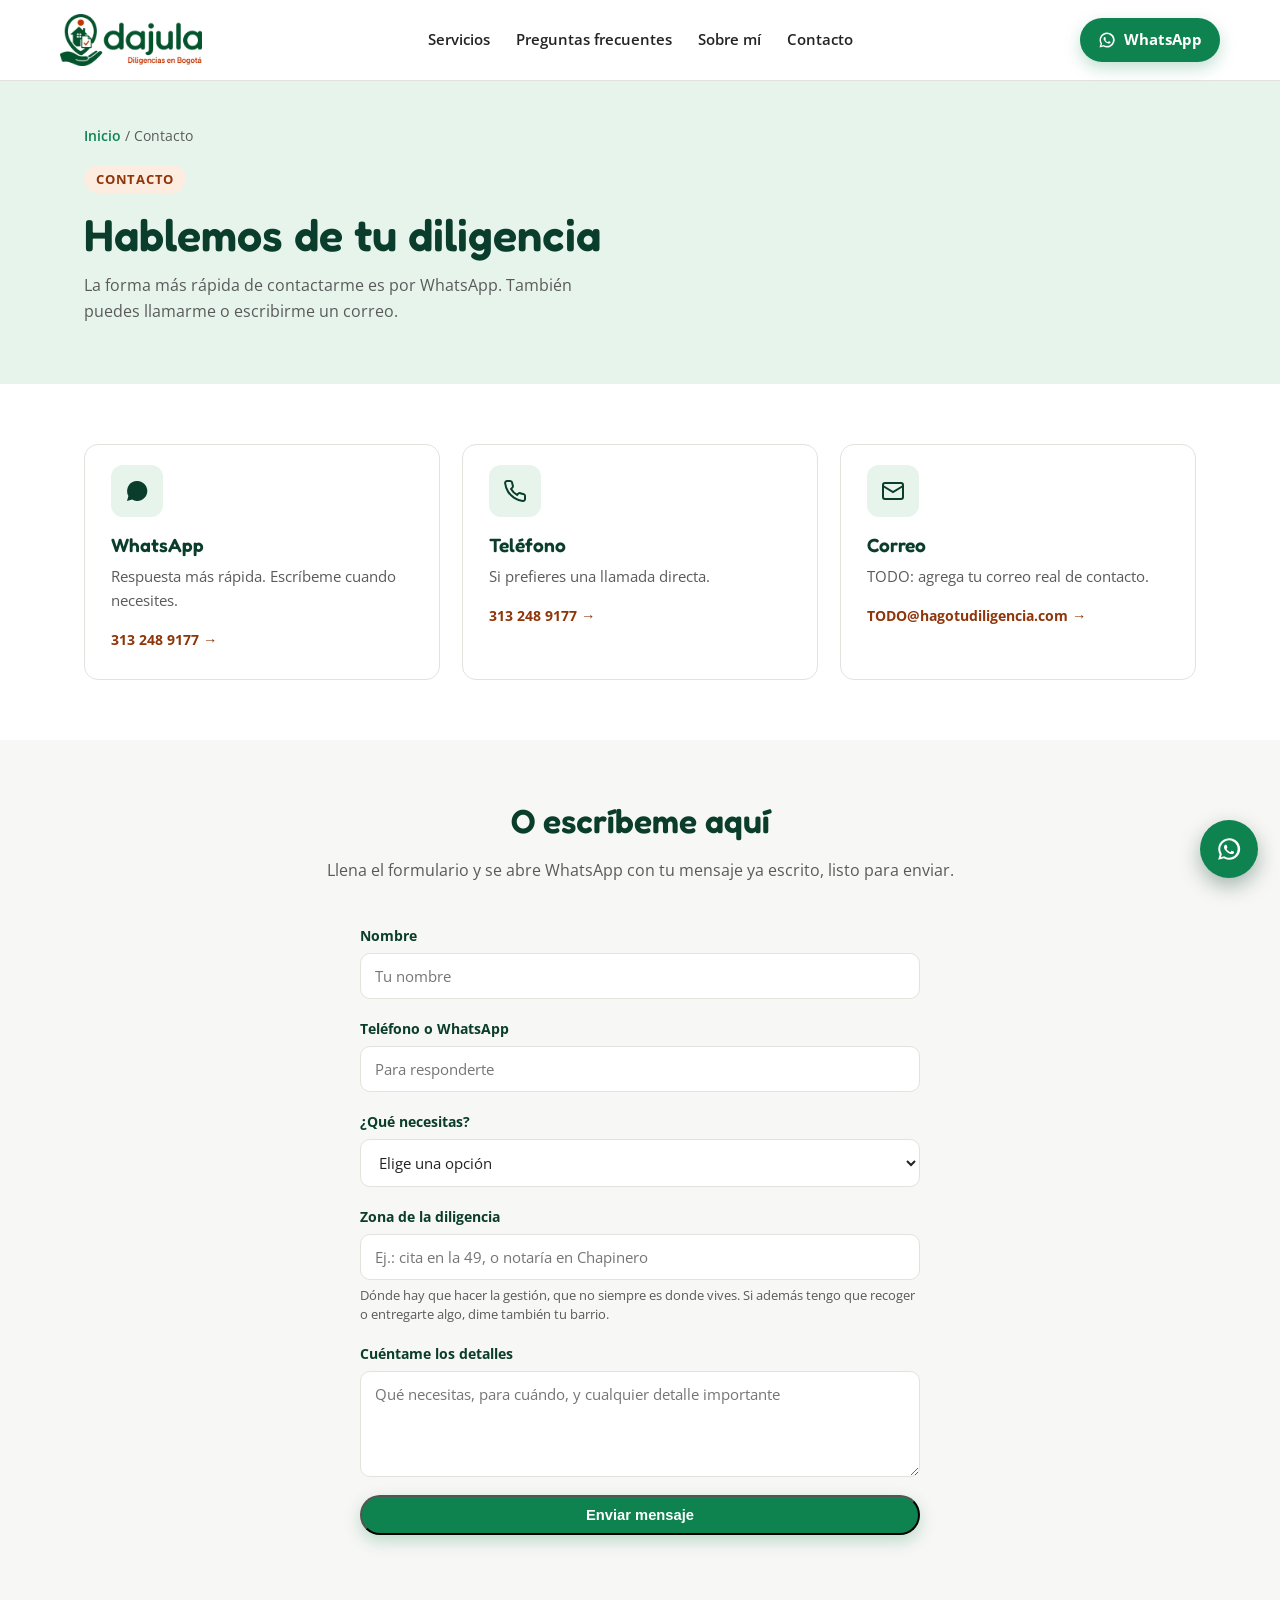
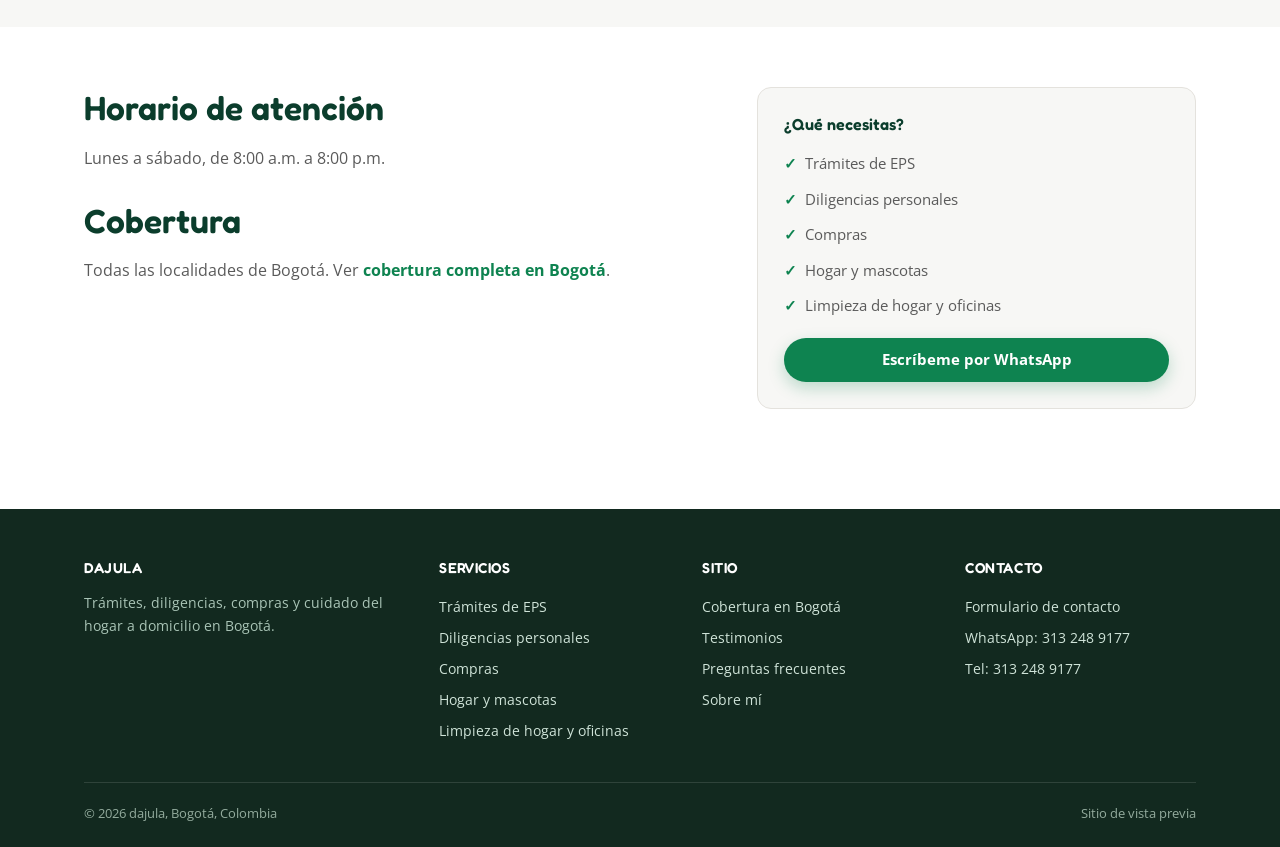
<file: contacto.html>
<!DOCTYPE html>
<html lang="es-CO">
<head>
<meta charset="UTF-8">
<meta name="viewport" content="width=device-width, initial-scale=1.0">
<title>Contacto | dajula</title>
<meta name="description" content="Escríbeme por WhatsApp o llámame para pedir tu diligencia en Bogotá.">
<link rel="preconnect" href="https://fonts.googleapis.com">
<link rel="preconnect" href="https://fonts.gstatic.com" crossorigin>
<link href="https://fonts.googleapis.com/css2?family=Fredoka:wght@500;600;700&family=Open+Sans:wght@400;600;700&display=swap" rel="stylesheet">
<link rel="stylesheet" href="assets/css/style.css">
<link rel="icon" href="assets/img/favicon.svg" type="image/svg+xml">
<script type="application/ld+json">
{
  "@context": "https://schema.org",
  "@type": "BreadcrumbList",
  "itemListElement": [{"@type":"ListItem","position":1,"name":"Inicio","item":"https://hago-tu-diligencia.vercel.app/"},{"@type":"ListItem","position":2,"name":"Contacto","item":"https://hago-tu-diligencia.vercel.app/contacto.html"}]
}
</script>
</head>
<body>

<header class="site">
  <div class="wrap nav-bar">
    <a href="index.html" class="logo"><img src="assets/img/logo-dajula.png" alt="dajula — Diligencias en Bogotá" width="360" height="132"></a>
    <nav class="menu">
      <ul>
        <li class="has-sub">
          <a href="servicios/index.html">Servicios</a>
          <ul class="sub">
            <li><a href="servicios/index.html">Todos los servicios</a></li>
            <li><a href="servicios/tramites-eps.html">Trámites de EPS</a></li>
            <li><a href="servicios/diligencias-personales.html">Diligencias personales</a></li>
            <li><a href="servicios/compras.html">Compras</a></li>
            <li><a href="servicios/cuidado-hogar-mascotas.html">Cuidado hogar y mascotas</a></li>
            <li><a href="servicios/limpieza-hogar.html">Limpieza de hogar y oficinas</a></li>
            <li><a href="servicios/a-medida.html">A la medida</a></li>
          </ul>
        </li>
        <li><a href="faq.html">Preguntas frecuentes</a></li>
        <li><a href="sobre-mi.html">Sobre mí</a></li>
        <li><a href="contacto.html">Contacto</a></li>
      </ul>
    </nav>
    <div class="nav-right">
      <a href="https://wa.me/573132489177?text=Hola%2C%20quiero%20saber%20m%C3%A1s%20sobre%20c%C3%B3mo%20puedes%20ayudarme%20con%20una%20diligencia" class="btn-wsp">
        <svg width="18" height="18" viewBox="0 0 24 24" fill="currentColor"><path d="M12 2a10 10 0 0 0-8.6 15L2 22l5.2-1.4A10 10 0 1 0 12 2zm0 18a8 8 0 0 1-4.1-1.1l-.3-.2-3 .8.8-2.9-.2-.3A8 8 0 1 1 12 20zm4.4-5.6c-.2-.1-1.4-.7-1.6-.8-.2-.1-.4-.1-.5.1-.2.2-.6.8-.8 1-.1.2-.3.2-.5.1-.2-.1-1-.4-1.9-1.2-.7-.6-1.2-1.4-1.3-1.6-.1-.2 0-.4.1-.5l.4-.4c.1-.1.2-.3.2-.4.1-.1 0-.3 0-.4-.1-.1-.5-1.3-.7-1.8-.2-.5-.4-.4-.5-.4h-.5c-.2 0-.4.1-.6.3-.2.2-.8.8-.8 1.9 0 1.1.8 2.2.9 2.4.1.2 1.6 2.5 3.9 3.4.5.2 1 .4 1.3.5.5.2 1 .1 1.4.1.4-.1 1.4-.6 1.6-1.1.2-.5.2-1 .1-1.1-.1-.1-.2-.1-.4-.2z"/></svg>
        WhatsApp
      </a>
    </div>
    <button class="burger" aria-label="Menú">☰</button>
  </div>
</header>

<section class="page-hero">
  <div class="wrap">
    <div class="breadcrumb"><a href="index.html">Inicio</a> / Contacto</div>
    <span class="eyebrow">Contacto</span>
    <h1>Hablemos de tu diligencia</h1>
    <p>La forma más rápida de contactarme es por WhatsApp. También puedes llamarme o escribirme un correo.</p>
  </div>
</section>

<section>
  <div class="wrap">
    <div class="grid-servicios" style="grid-template-columns:repeat(3,1fr);">
      <div class="card-servicio">
        <div class="card-body">
          <div class="ic"><svg width="24" height="24" viewBox="0 0 24 24" fill="currentColor"><path d="M12 2a10 10 0 0 0-8.6 15L2 22l5.2-1.4A10 10 0 1 0 12 2z"/></svg></div>
          <h3>WhatsApp</h3>
          <p>Respuesta más rápida. Escríbeme cuando necesites.</p>
          <a href="https://wa.me/573132489177?text=Hola%2C%20quiero%20saber%20m%C3%A1s%20sobre%20c%C3%B3mo%20puedes%20ayudarme%20con%20una%20diligencia" class="link">313 248 9177 →</a>
        </div>
      </div>
      <div class="card-servicio">
        <div class="card-body">
          <div class="ic"><svg width="24" height="24" viewBox="0 0 24 24" fill="none" stroke="currentColor" stroke-width="2"><path d="M22 16.92v3a2 2 0 0 1-2.18 2 19.79 19.79 0 0 1-8.63-3.07 19.5 19.5 0 0 1-6-6 19.79 19.79 0 0 1-3.07-8.67A2 2 0 0 1 4.11 2h3a2 2 0 0 1 2 1.72c.127.96.361 1.903.7 2.81a2 2 0 0 1-.45 2.11L8.09 9.91a16 16 0 0 0 6 6l1.27-1.27a2 2 0 0 1 2.11-.45c.907.339 1.85.573 2.81.7A2 2 0 0 1 22 16.92z"/></svg></div>
          <h3>Teléfono</h3>
          <p>Si prefieres una llamada directa.</p>
          <a href="tel:+573132489177" class="link">313 248 9177 →</a>
        </div>
      </div>
      <div class="card-servicio">
        <div class="card-body">
          <div class="ic"><svg width="24" height="24" viewBox="0 0 24 24" fill="none" stroke="currentColor" stroke-width="2"><rect x="2" y="4" width="20" height="16" rx="2"/><path d="m22 7-10 6L2 7"/></svg></div>
          <h3>Correo</h3>
          <p>TODO: agrega tu correo real de contacto.</p>
          <a href="mailto:TODO@hagotudiligencia.com" class="link">TODO@hagotudiligencia.com →</a>
        </div>
      </div>
    </div>
  </div>
</section>

<section class="alt">
  <div class="wrap small-wrap">
    <div class="section-head">
      <h2>O escríbeme aquí</h2>
      <p>Llena el formulario y se abre WhatsApp con tu mensaje ya escrito, listo para enviar.</p>
    </div>
    <form id="contact-form" class="contact-form" novalidate>
      <div class="form-row">
        <label for="cf-nombre">Nombre</label>
        <input type="text" id="cf-nombre" name="nombre" required placeholder="Tu nombre">
      </div>
      <div class="form-row">
        <label for="cf-telefono">Teléfono o WhatsApp</label>
        <input type="tel" id="cf-telefono" name="telefono" required placeholder="Para responderte" autocomplete="tel">
      </div>
      <div class="form-row">
        <label for="cf-servicio">¿Qué necesitas?</label>
        <select id="cf-servicio" name="servicio" required>
          <option value="" disabled selected>Elige una opción</option>
          <option>Trámites de EPS</option>
          <option>Diligencias personales</option>
          <option>Compras</option>
          <option>Cuidado de hogar y mascotas</option>
          <option>Limpieza de hogar y oficinas</option>
          <option>Otro / no estoy seguro/a</option>
        </select>
      </div>
      <div class="form-row">
        <label for="cf-zona">Zona de la diligencia</label>
        <input type="text" id="cf-zona" name="zona" required placeholder="Ej.: cita en la 49, o notaría en Chapinero">
        <small class="form-ayuda">Dónde hay que hacer la gestión, que no siempre es donde vives. Si además tengo que recoger o entregarte algo, dime también tu barrio.</small>
      </div>
      <div class="form-row">
        <label for="cf-mensaje">Cuéntame los detalles</label>
        <textarea id="cf-mensaje" name="mensaje" rows="4" required placeholder="Qué necesitas, para cuándo, y cualquier detalle importante"></textarea>
      </div>
      <div class="campo-trampa" aria-hidden="true">
        <label for="cf-web">No rellenes este campo</label>
        <input type="text" id="cf-web" name="web" tabindex="-1" autocomplete="off">
      </div>
      <button type="submit" class="btn-wsp" style="width:100%;justify-content:center;">Enviar mensaje</button>
      <p class="form-estado" id="form-estado" role="status" aria-live="polite"></p>
    </form>
  </div>
</section>

<section>
  <div class="wrap two-col">
    <div>
      <h2>Horario de atención</h2>
      <p>Lunes a sábado, de 8:00 a.m. a 8:00 p.m.</p>
      <h2 style="margin-top:28px;">Cobertura</h2>
      <p>Todas las localidades de Bogotá. Ver <a href="zonas/bogota.html" style="color:var(--verde);font-weight:700;">cobertura completa en Bogotá</a>.</p>
    </div>
    <div class="box-lateral">
      <h4>¿Qué necesitas?</h4>
      <ul>
        <li>Trámites de EPS</li>
        <li>Diligencias personales</li>
        <li>Compras</li>
        <li>Hogar y mascotas</li>
        <li>Limpieza de hogar y oficinas</li>
      </ul>
      <a href="https://wa.me/573132489177?text=Hola%2C%20quiero%20saber%20m%C3%A1s%20sobre%20c%C3%B3mo%20puedes%20ayudarme%20con%20una%20diligencia" class="btn-wsp" style="width:100%;justify-content:center;margin-top:14px;">Escríbeme por WhatsApp</a>
    </div>
  </div>
</section>

<footer class="site">
  <div class="wrap">
    <div class="footer-grid">
      <div>
        <h4 style="color:#fff;">dajula</h4>
        <p style="color:#a9c4b6;font-size:.9rem;">Trámites, diligencias, compras y cuidado del hogar a domicilio en Bogotá.</p>
      </div>
      <div>
        <h4>Servicios</h4>
        <a href="servicios/tramites-eps.html">Trámites de EPS</a>
        <a href="servicios/diligencias-personales.html">Diligencias personales</a>
        <a href="servicios/compras.html">Compras</a>
        <a href="servicios/cuidado-hogar-mascotas.html">Hogar y mascotas</a>
        <a href="servicios/limpieza-hogar.html">Limpieza de hogar y oficinas</a>
      </div>
      <div>
        <h4>Sitio</h4>
        <a href="zonas/bogota.html">Cobertura en Bogotá</a>
        <a href="testimonios.html">Testimonios</a>
        <a href="faq.html">Preguntas frecuentes</a>
        <a href="sobre-mi.html">Sobre mí</a>
      </div>
      <div>
        <h4>Contacto</h4>
        <a href="contacto.html">Formulario de contacto</a>
        <a href="https://wa.me/573132489177?text=Hola%2C%20quiero%20saber%20m%C3%A1s%20sobre%20c%C3%B3mo%20puedes%20ayudarme%20con%20una%20diligencia">WhatsApp: 313 248 9177</a>
        <a href="tel:+573132489177">Tel: 313 248 9177</a>
      </div>
    </div>
    <div class="footer-bottom">
      <span>© 2026 dajula, Bogotá, Colombia</span>
      <span>Sitio de vista previa</span>
    </div>
  </div>
</footer>

<a href="https://wa.me/573132489177?text=Hola%2C%20quiero%20saber%20m%C3%A1s%20sobre%20c%C3%B3mo%20puedes%20ayudarme%20con%20una%20diligencia" class="wsp-float" aria-label="WhatsApp">
  <svg width="26" height="26" viewBox="0 0 24 24" fill="currentColor"><path d="M12 2a10 10 0 0 0-8.6 15L2 22l5.2-1.4A10 10 0 1 0 12 2zm0 18a8 8 0 0 1-4.1-1.1l-.3-.2-3 .8.8-2.9-.2-.3A8 8 0 1 1 12 20zm4.4-5.6c-.2-.1-1.4-.7-1.6-.8-.2-.1-.4-.1-.5.1-.2.2-.6.8-.8 1-.1.2-.3.2-.5.1-.2-.1-1-.4-1.9-1.2-.7-.6-1.2-1.4-1.3-1.6-.1-.2 0-.4.1-.5l.4-.4c.1-.1.2-.3.2-.4.1-.1 0-.3 0-.4-.1-.1-.5-1.3-.7-1.8-.2-.5-.4-.4-.5-.4h-.5c-.2 0-.4.1-.6.3-.2.2-.8.8-.8 1.9 0 1.1.8 2.2.9 2.4.1.2 1.6 2.5 3.9 3.4.5.2 1 .4 1.3.5.5.2 1 .1 1.4.1.4-.1 1.4-.6 1.6-1.1.2-.5.2-1 .1-1.1-.1-.1-.2-.1-.4-.2z"/></svg>
</a>

<script src="assets/js/main.js"></script>
</body>
</html>
</file>
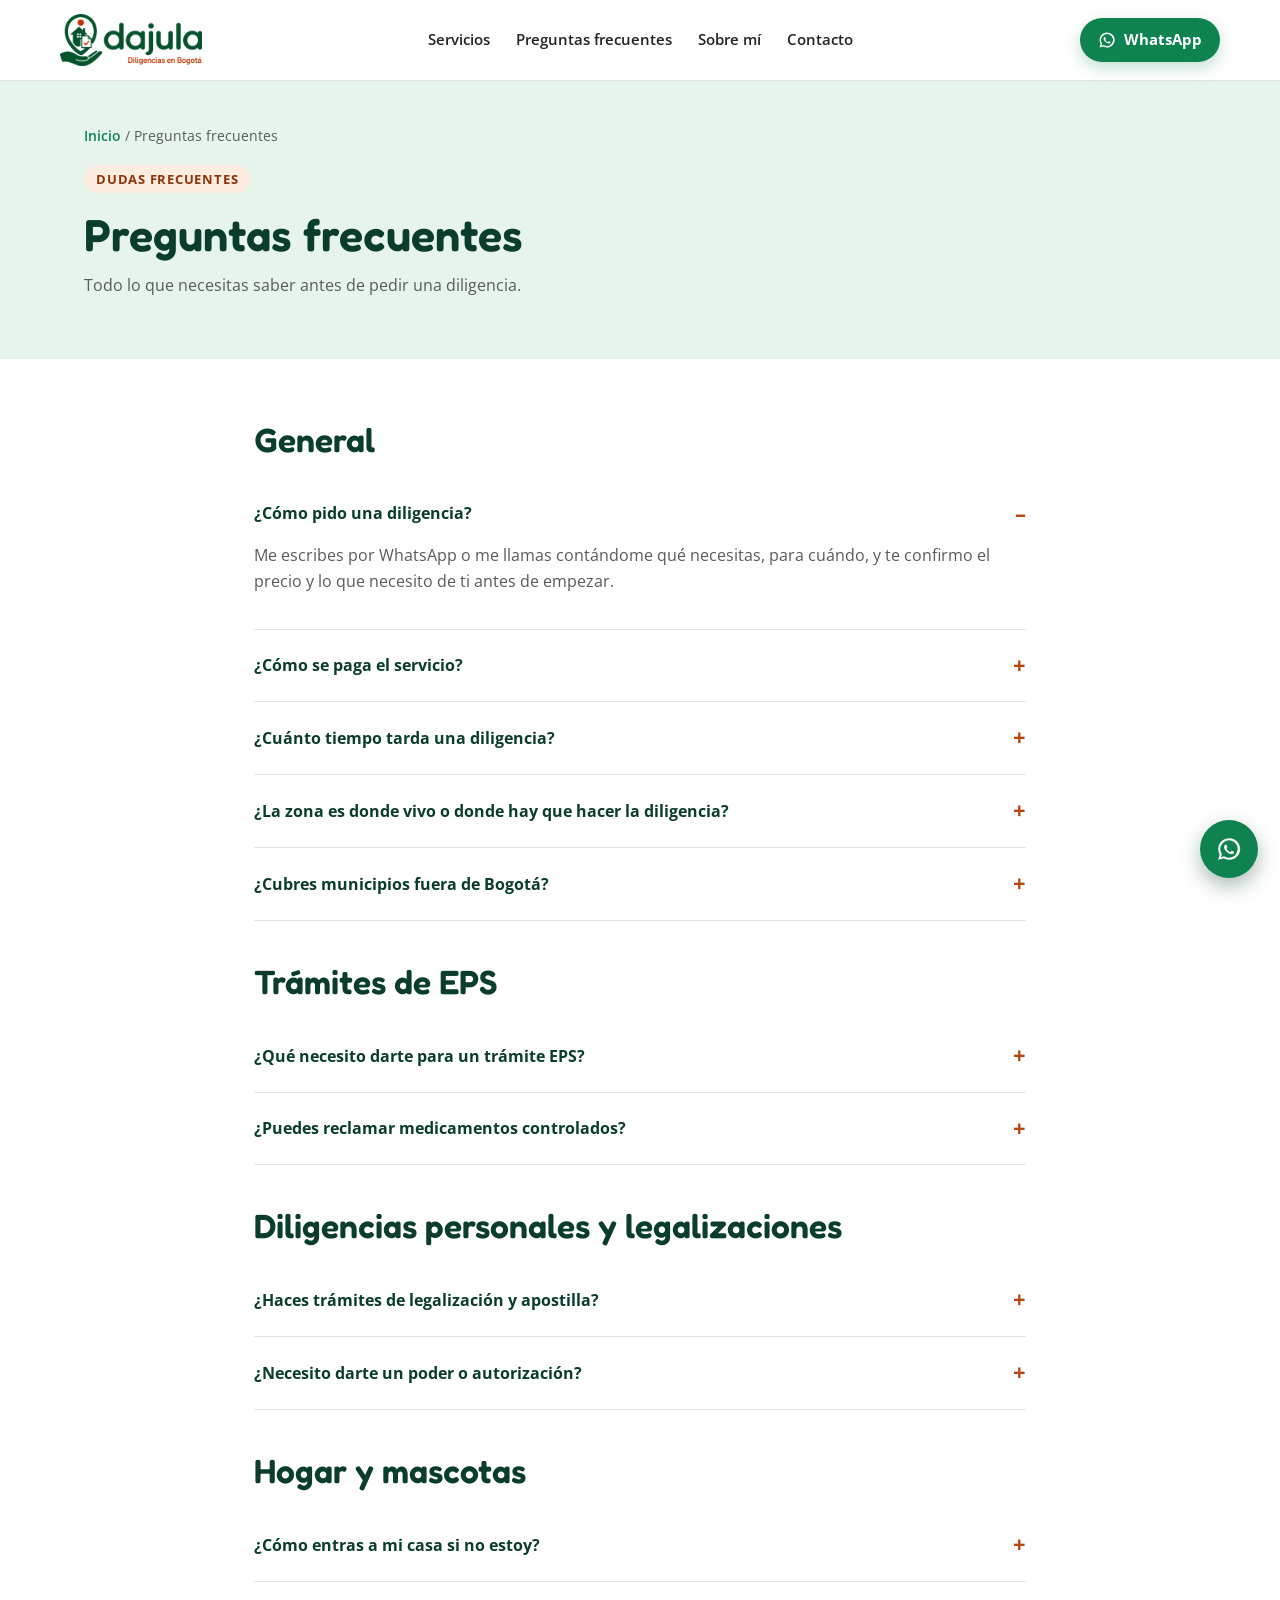
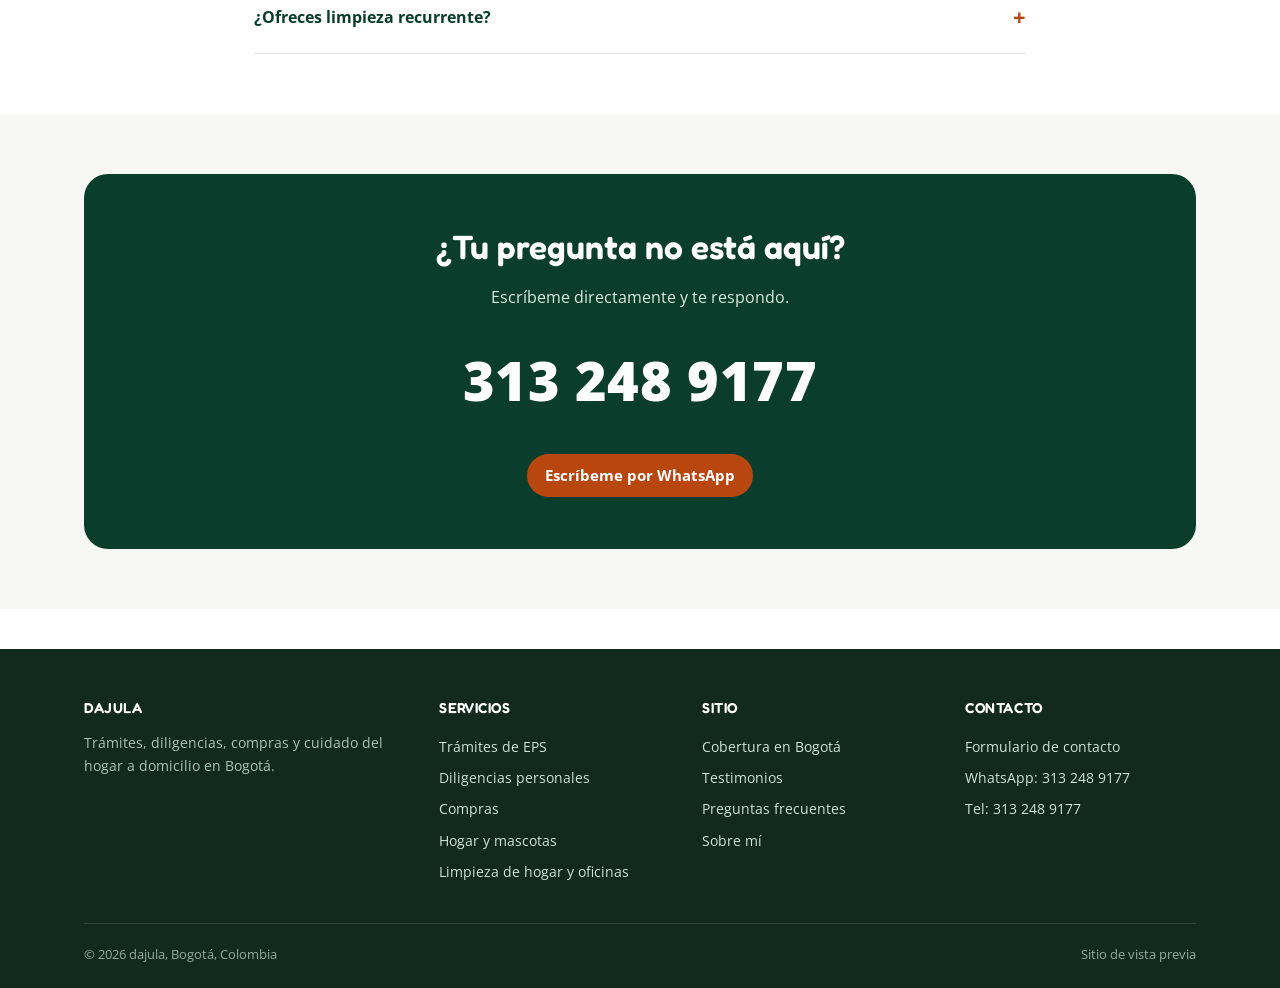
<file: faq.html>
<!DOCTYPE html>
<html lang="es-CO">
<head>
<meta charset="UTF-8">
<meta name="viewport" content="width=device-width, initial-scale=1.0">
<title>Preguntas Frecuentes | dajula</title>
<meta name="description" content="Resuelve tus dudas sobre trámites de EPS, diligencias personales, compras, cuidado del hogar, pagos y cobertura en Bogotá.">
<link rel="preconnect" href="https://fonts.googleapis.com">
<link rel="preconnect" href="https://fonts.gstatic.com" crossorigin>
<link href="https://fonts.googleapis.com/css2?family=Fredoka:wght@500;600;700&family=Open+Sans:wght@400;600;700&display=swap" rel="stylesheet">
<link rel="stylesheet" href="assets/css/style.css">
<link rel="icon" href="assets/img/favicon.svg" type="image/svg+xml">
<script type="application/ld+json">
{
  "@context": "https://schema.org",
  "@type": "FAQPage",
  "mainEntity": [
    {"@type":"Question","name":"¿Cómo pido una diligencia?","acceptedAnswer":{"@type":"Answer","text":"Me escribes por WhatsApp o me llamas contándome qué necesitas, para cuándo, y te confirmo el precio y lo que necesito de ti antes de empezar."}},
    {"@type":"Question","name":"¿Qué necesito darte para un trámite EPS?","acceptedAnswer":{"@type":"Answer","text":"Normalmente tu carné de la EPS, documento de identidad y, según el trámite, la fórmula médica o autorización correspondiente."}},
    {"@type":"Question","name":"¿Haces trámites de legalización y apostilla?","acceptedAnswer":{"@type":"Answer","text":"Sí, gestiono legalización de documentos académicos y civiles, registro civil, certificados y autenticaciones notariales."}},
    {"@type":"Question","name":"¿Cubres municipios fuera de Bogotá?","acceptedAnswer":{"@type":"Answer","text":"Por ahora el servicio está disponible solo dentro de Bogotá."}},
    {"@type":"Question","name":"¿Cómo se paga el servicio?","acceptedAnswer":{"@type":"Answer","text":"Te confirmo el valor antes de empezar cada diligencia; los medios de pago se acuerdan por WhatsApp según el caso."}},
    {"@type":"Question","name":"¿Cuánto tiempo tarda una diligencia?","acceptedAnswer":{"@type":"Answer","text":"Depende del tipo de trámite y de la entidad involucrada. Te doy un estimado de tiempo antes de iniciar la gestión."}}
  ]
}
</script>
<script type="application/ld+json">
{
  "@context": "https://schema.org",
  "@type": "BreadcrumbList",
  "itemListElement": [{"@type":"ListItem","position":1,"name":"Inicio","item":"https://hago-tu-diligencia.vercel.app/"},{"@type":"ListItem","position":2,"name":"Preguntas frecuentes","item":"https://hago-tu-diligencia.vercel.app/faq.html"}]
}
</script>
</head>
<body>

<header class="site">
  <div class="wrap nav-bar">
    <a href="index.html" class="logo"><img src="assets/img/logo-dajula.png" alt="dajula — Diligencias en Bogotá" width="360" height="132"></a>
    <nav class="menu">
      <ul>
        <li class="has-sub">
          <a href="servicios/index.html">Servicios</a>
          <ul class="sub">
            <li><a href="servicios/index.html">Todos los servicios</a></li>
            <li><a href="servicios/tramites-eps.html">Trámites de EPS</a></li>
            <li><a href="servicios/diligencias-personales.html">Diligencias personales</a></li>
            <li><a href="servicios/compras.html">Compras</a></li>
            <li><a href="servicios/cuidado-hogar-mascotas.html">Cuidado hogar y mascotas</a></li>
            <li><a href="servicios/limpieza-hogar.html">Limpieza de hogar y oficinas</a></li>
            <li><a href="servicios/a-medida.html">A la medida</a></li>
          </ul>
        </li>
        <li><a href="faq.html">Preguntas frecuentes</a></li>
        <li><a href="sobre-mi.html">Sobre mí</a></li>
        <li><a href="contacto.html">Contacto</a></li>
      </ul>
    </nav>
    <div class="nav-right">
      <a href="https://wa.me/573132489177?text=Hola%2C%20tengo%20una%20duda%20sobre%20el%20servicio%20que%20no%20vi%20en%20las%20preguntas%20frecuentes" class="btn-wsp">
        <svg width="18" height="18" viewBox="0 0 24 24" fill="currentColor"><path d="M12 2a10 10 0 0 0-8.6 15L2 22l5.2-1.4A10 10 0 1 0 12 2zm0 18a8 8 0 0 1-4.1-1.1l-.3-.2-3 .8.8-2.9-.2-.3A8 8 0 1 1 12 20zm4.4-5.6c-.2-.1-1.4-.7-1.6-.8-.2-.1-.4-.1-.5.1-.2.2-.6.8-.8 1-.1.2-.3.2-.5.1-.2-.1-1-.4-1.9-1.2-.7-.6-1.2-1.4-1.3-1.6-.1-.2 0-.4.1-.5l.4-.4c.1-.1.2-.3.2-.4.1-.1 0-.3 0-.4-.1-.1-.5-1.3-.7-1.8-.2-.5-.4-.4-.5-.4h-.5c-.2 0-.4.1-.6.3-.2.2-.8.8-.8 1.9 0 1.1.8 2.2.9 2.4.1.2 1.6 2.5 3.9 3.4.5.2 1 .4 1.3.5.5.2 1 .1 1.4.1.4-.1 1.4-.6 1.6-1.1.2-.5.2-1 .1-1.1-.1-.1-.2-.1-.4-.2z"/></svg>
        WhatsApp
      </a>
    </div>
    <button class="burger" aria-label="Menú">☰</button>
  </div>
</header>

<section class="page-hero">
  <div class="wrap">
    <div class="breadcrumb"><a href="index.html">Inicio</a> / Preguntas frecuentes</div>
    <span class="eyebrow">Dudas frecuentes</span>
    <h1>Preguntas frecuentes</h1>
    <p>Todo lo que necesitas saber antes de pedir una diligencia.</p>
  </div>
</section>

<section>
  <div class="wrap small-wrap">
    <h2>General</h2>
    <details class="faq-item" open>
      <summary>¿Cómo pido una diligencia?</summary>
      <p>Me escribes por WhatsApp o me llamas contándome qué necesitas, para cuándo, y te confirmo el precio y lo que necesito de ti antes de empezar.</p>
    </details>
    <details class="faq-item">
      <summary>¿Cómo se paga el servicio?</summary>
      <p>Te confirmo el valor antes de empezar cada diligencia; los medios de pago se acuerdan por WhatsApp según el caso.</p>
    </details>
    <details class="faq-item">
      <summary>¿Cuánto tiempo tarda una diligencia?</summary>
      <p>Depende del tipo de trámite y de la entidad involucrada. Te doy un estimado de tiempo antes de iniciar la gestión.</p>
    </details>
    <details class="faq-item">
      <summary>¿La zona es donde vivo o donde hay que hacer la diligencia?</summary>
      <p>Donde hay que hacer la diligencia. Es muy común que no coincidan: tu EPS puede asignarte la cita en una clínica al otro lado de la ciudad, o el trámite puede estar en una notaría de otro barrio. Yo me desplazo hasta ese punto dentro de Bogotá. Si además tengo que recogerte o entregarte algo, dime también tu barrio, porque son dos sitios distintos.</p>
    </details>
    <details class="faq-item">
      <summary>¿Cubres municipios fuera de Bogotá?</summary>
      <p>Por ahora el servicio está disponible solo dentro de Bogotá. Ver <a href="zonas/bogota.html" style="color:var(--verde);font-weight:700;">cobertura completa en Bogotá</a>.</p>
    </details>

    <h2 style="margin-top:40px;">Trámites de EPS</h2>
    <details class="faq-item">
      <summary>¿Qué necesito darte para un trámite EPS?</summary>
      <p>Normalmente tu carné de la EPS, documento de identidad y, según el trámite, la fórmula médica o autorización correspondiente.</p>
    </details>
    <details class="faq-item">
      <summary>¿Puedes reclamar medicamentos controlados?</summary>
      <p>Depende del tipo de medicamento y de los requisitos de tu EPS; lo confirmamos juntos antes de iniciar la gestión.</p>
    </details>

    <h2 style="margin-top:40px;">Diligencias personales y legalizaciones</h2>
    <details class="faq-item">
      <summary>¿Haces trámites de legalización y apostilla?</summary>
      <p>Sí, gestiono legalización de documentos académicos y civiles, registro civil, certificados y autenticaciones notariales.</p>
    </details>
    <details class="faq-item">
      <summary>¿Necesito darte un poder o autorización?</summary>
      <p>Depende del trámite: algunos no requieren nada, otros autorización simple y otros un poder notarial. Te confirmo qué se necesita según el caso.</p>
    </details>

    <h2 style="margin-top:40px;">Hogar y mascotas</h2>
    <details class="faq-item">
      <summary>¿Cómo entras a mi casa si no estoy?</summary>
      <p>Lo coordinamos según tu preferencia: llave, portería o clave, siempre con acuerdo previo y confianza mutua.</p>
    </details>
    <details class="faq-item">
      <summary>¿Ofreces limpieza recurrente?</summary>
      <p>Sí, puedes contratar el servicio de forma puntual o con una frecuencia fija (semanal, quincenal).</p>
    </details>
  </div>
</section>

<section class="alt">
  <div class="wrap">
    <div class="cta-final">
      <h2>¿Tu pregunta no está aquí?</h2>
      <p>Escríbeme directamente y te respondo.</p>
      <a href="tel:+573132489177" class="cta-phone">313 248 9177</a>
      <a href="https://wa.me/573132489177?text=Hola%2C%20tengo%20una%20duda%20sobre%20el%20servicio%20que%20no%20vi%20en%20las%20preguntas%20frecuentes" class="btn-wsp">Escríbeme por WhatsApp</a>
    </div>
  </div>
</section>

<footer class="site">
  <div class="wrap">
    <div class="footer-grid">
      <div>
        <h4 style="color:#fff;">dajula</h4>
        <p style="color:#a9c4b6;font-size:.9rem;">Trámites, diligencias, compras y cuidado del hogar a domicilio en Bogotá.</p>
      </div>
      <div>
        <h4>Servicios</h4>
        <a href="servicios/tramites-eps.html">Trámites de EPS</a>
        <a href="servicios/diligencias-personales.html">Diligencias personales</a>
        <a href="servicios/compras.html">Compras</a>
        <a href="servicios/cuidado-hogar-mascotas.html">Hogar y mascotas</a>
        <a href="servicios/limpieza-hogar.html">Limpieza de hogar y oficinas</a>
      </div>
      <div>
        <h4>Sitio</h4>
        <a href="zonas/bogota.html">Cobertura en Bogotá</a>
        <a href="testimonios.html">Testimonios</a>
        <a href="faq.html">Preguntas frecuentes</a>
        <a href="sobre-mi.html">Sobre mí</a>
      </div>
      <div>
        <h4>Contacto</h4>
        <a href="contacto.html">Formulario de contacto</a>
        <a href="https://wa.me/573132489177?text=Hola%2C%20tengo%20una%20duda%20sobre%20el%20servicio%20que%20no%20vi%20en%20las%20preguntas%20frecuentes">WhatsApp: 313 248 9177</a>
        <a href="tel:+573132489177">Tel: 313 248 9177</a>
      </div>
    </div>
    <div class="footer-bottom">
      <span>© 2026 dajula, Bogotá, Colombia</span>
      <span>Sitio de vista previa</span>
    </div>
  </div>
</footer>

<a href="https://wa.me/573132489177?text=Hola%2C%20tengo%20una%20duda%20sobre%20el%20servicio%20que%20no%20vi%20en%20las%20preguntas%20frecuentes" class="wsp-float" aria-label="WhatsApp">
  <svg width="26" height="26" viewBox="0 0 24 24" fill="currentColor"><path d="M12 2a10 10 0 0 0-8.6 15L2 22l5.2-1.4A10 10 0 1 0 12 2zm0 18a8 8 0 0 1-4.1-1.1l-.3-.2-3 .8.8-2.9-.2-.3A8 8 0 1 1 12 20zm4.4-5.6c-.2-.1-1.4-.7-1.6-.8-.2-.1-.4-.1-.5.1-.2.2-.6.8-.8 1-.1.2-.3.2-.5.1-.2-.1-1-.4-1.9-1.2-.7-.6-1.2-1.4-1.3-1.6-.1-.2 0-.4.1-.5l.4-.4c.1-.1.2-.3.2-.4.1-.1 0-.3 0-.4-.1-.1-.5-1.3-.7-1.8-.2-.5-.4-.4-.5-.4h-.5c-.2 0-.4.1-.6.3-.2.2-.8.8-.8 1.9 0 1.1.8 2.2.9 2.4.1.2 1.6 2.5 3.9 3.4.5.2 1 .4 1.3.5.5.2 1 .1 1.4.1.4-.1 1.4-.6 1.6-1.1.2-.5.2-1 .1-1.1-.1-.1-.2-.1-.4-.2z"/></svg>
</a>

<script src="assets/js/main.js"></script>
</body>
</html>
</file>
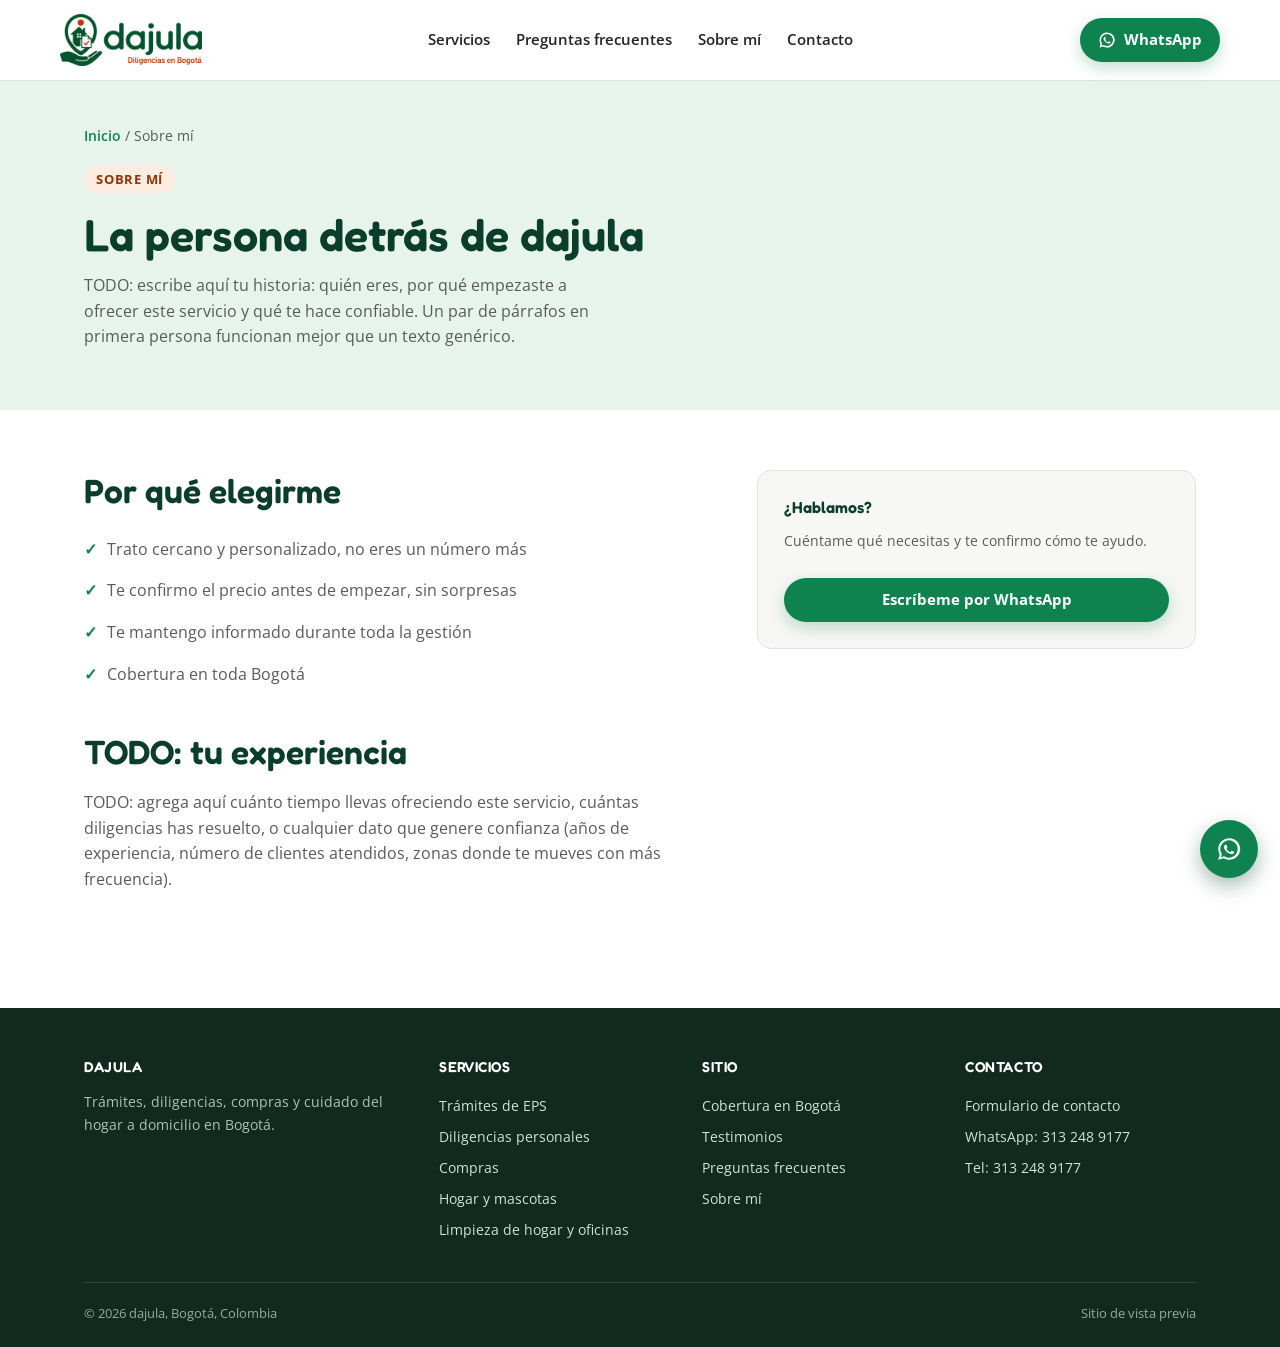
<file: sobre-mi.html>
<!DOCTYPE html>
<html lang="es-CO">
<head>
<meta charset="UTF-8">
<meta name="viewport" content="width=device-width, initial-scale=1.0">
<title>Sobre Mí | dajula</title>
<meta name="description" content="Conoce quién está detrás de dajula y por qué puedes confiarme tus trámites y diligencias en Bogotá.">
<link rel="preconnect" href="https://fonts.googleapis.com">
<link rel="preconnect" href="https://fonts.gstatic.com" crossorigin>
<link href="https://fonts.googleapis.com/css2?family=Fredoka:wght@500;600;700&family=Open+Sans:wght@400;600;700&display=swap" rel="stylesheet">
<link rel="stylesheet" href="assets/css/style.css">
<link rel="icon" href="assets/img/favicon.svg" type="image/svg+xml">
<script type="application/ld+json">
{
  "@context": "https://schema.org",
  "@type": "BreadcrumbList",
  "itemListElement": [{"@type":"ListItem","position":1,"name":"Inicio","item":"https://hago-tu-diligencia.vercel.app/"},{"@type":"ListItem","position":2,"name":"Sobre mí","item":"https://hago-tu-diligencia.vercel.app/sobre-mi.html"}]
}
</script>
</head>
<body>

<header class="site">
  <div class="wrap nav-bar">
    <a href="index.html" class="logo"><img src="assets/img/logo-dajula.png" alt="dajula — Diligencias en Bogotá" width="360" height="132"></a>
    <nav class="menu">
      <ul>
        <li class="has-sub">
          <a href="servicios/index.html">Servicios</a>
          <ul class="sub">
            <li><a href="servicios/index.html">Todos los servicios</a></li>
            <li><a href="servicios/tramites-eps.html">Trámites de EPS</a></li>
            <li><a href="servicios/diligencias-personales.html">Diligencias personales</a></li>
            <li><a href="servicios/compras.html">Compras</a></li>
            <li><a href="servicios/cuidado-hogar-mascotas.html">Cuidado hogar y mascotas</a></li>
            <li><a href="servicios/limpieza-hogar.html">Limpieza de hogar y oficinas</a></li>
            <li><a href="servicios/a-medida.html">A la medida</a></li>
          </ul>
        </li>
        <li><a href="faq.html">Preguntas frecuentes</a></li>
        <li><a href="sobre-mi.html">Sobre mí</a></li>
        <li><a href="contacto.html">Contacto</a></li>
      </ul>
    </nav>
    <div class="nav-right">
      <a href="https://wa.me/573132489177?text=Hola%2C%20quiero%20saber%20m%C3%A1s%20sobre%20c%C3%B3mo%20puedes%20ayudarme%20con%20una%20diligencia" class="btn-wsp">
        <svg width="18" height="18" viewBox="0 0 24 24" fill="currentColor"><path d="M12 2a10 10 0 0 0-8.6 15L2 22l5.2-1.4A10 10 0 1 0 12 2zm0 18a8 8 0 0 1-4.1-1.1l-.3-.2-3 .8.8-2.9-.2-.3A8 8 0 1 1 12 20zm4.4-5.6c-.2-.1-1.4-.7-1.6-.8-.2-.1-.4-.1-.5.1-.2.2-.6.8-.8 1-.1.2-.3.2-.5.1-.2-.1-1-.4-1.9-1.2-.7-.6-1.2-1.4-1.3-1.6-.1-.2 0-.4.1-.5l.4-.4c.1-.1.2-.3.2-.4.1-.1 0-.3 0-.4-.1-.1-.5-1.3-.7-1.8-.2-.5-.4-.4-.5-.4h-.5c-.2 0-.4.1-.6.3-.2.2-.8.8-.8 1.9 0 1.1.8 2.2.9 2.4.1.2 1.6 2.5 3.9 3.4.5.2 1 .4 1.3.5.5.2 1 .1 1.4.1.4-.1 1.4-.6 1.6-1.1.2-.5.2-1 .1-1.1-.1-.1-.2-.1-.4-.2z"/></svg>
        WhatsApp
      </a>
    </div>
    <button class="burger" aria-label="Menú">☰</button>
  </div>
</header>

<section class="page-hero">
  <div class="wrap">
    <div class="breadcrumb"><a href="index.html">Inicio</a> / Sobre mí</div>
    <span class="eyebrow">Sobre mí</span>
    <h1>La persona detrás de dajula</h1>
    <p>TODO: escribe aquí tu historia: quién eres, por qué empezaste a ofrecer este servicio y qué te hace confiable. Un par de párrafos en primera persona funcionan mejor que un texto genérico.</p>
  </div>
</section>

<section>
  <div class="wrap two-col">
    <div>
      <h2>Por qué elegirme</h2>
      <ul class="lista-check">
        <li>Trato cercano y personalizado, no eres un número más</li>
        <li>Te confirmo el precio antes de empezar, sin sorpresas</li>
        <li>Te mantengo informado durante toda la gestión</li>
        <li>Cobertura en toda Bogotá</li>
      </ul>

      <h2 style="margin-top:36px;">TODO: tu experiencia</h2>
      <p>TODO: agrega aquí cuánto tiempo llevas ofreciendo este servicio, cuántas diligencias has resuelto, o cualquier dato que genere confianza (años de experiencia, número de clientes atendidos, zonas donde te mueves con más frecuencia).</p>
    </div>

    <div class="box-lateral">
      <h4>¿Hablamos?</h4>
      <p style="font-size:.9rem;color:var(--texto-suave);">Cuéntame qué necesitas y te confirmo cómo te ayudo.</p>
      <a href="https://wa.me/573132489177?text=Hola%2C%20quiero%20saber%20m%C3%A1s%20sobre%20c%C3%B3mo%20puedes%20ayudarme%20con%20una%20diligencia" class="btn-wsp" style="width:100%;justify-content:center;margin-top:12px;">Escríbeme por WhatsApp</a>
    </div>
  </div>
</section>

<footer class="site">
  <div class="wrap">
    <div class="footer-grid">
      <div>
        <h4 style="color:#fff;">dajula</h4>
        <p style="color:#a9c4b6;font-size:.9rem;">Trámites, diligencias, compras y cuidado del hogar a domicilio en Bogotá.</p>
      </div>
      <div>
        <h4>Servicios</h4>
        <a href="servicios/tramites-eps.html">Trámites de EPS</a>
        <a href="servicios/diligencias-personales.html">Diligencias personales</a>
        <a href="servicios/compras.html">Compras</a>
        <a href="servicios/cuidado-hogar-mascotas.html">Hogar y mascotas</a>
        <a href="servicios/limpieza-hogar.html">Limpieza de hogar y oficinas</a>
      </div>
      <div>
        <h4>Sitio</h4>
        <a href="zonas/bogota.html">Cobertura en Bogotá</a>
        <a href="testimonios.html">Testimonios</a>
        <a href="faq.html">Preguntas frecuentes</a>
        <a href="sobre-mi.html">Sobre mí</a>
      </div>
      <div>
        <h4>Contacto</h4>
        <a href="contacto.html">Formulario de contacto</a>
        <a href="https://wa.me/573132489177?text=Hola%2C%20quiero%20saber%20m%C3%A1s%20sobre%20c%C3%B3mo%20puedes%20ayudarme%20con%20una%20diligencia">WhatsApp: 313 248 9177</a>
        <a href="tel:+573132489177">Tel: 313 248 9177</a>
      </div>
    </div>
    <div class="footer-bottom">
      <span>© 2026 dajula, Bogotá, Colombia</span>
      <span>Sitio de vista previa</span>
    </div>
  </div>
</footer>

<a href="https://wa.me/573132489177?text=Hola%2C%20quiero%20saber%20m%C3%A1s%20sobre%20c%C3%B3mo%20puedes%20ayudarme%20con%20una%20diligencia" class="wsp-float" aria-label="WhatsApp">
  <svg width="26" height="26" viewBox="0 0 24 24" fill="currentColor"><path d="M12 2a10 10 0 0 0-8.6 15L2 22l5.2-1.4A10 10 0 1 0 12 2zm0 18a8 8 0 0 1-4.1-1.1l-.3-.2-3 .8.8-2.9-.2-.3A8 8 0 1 1 12 20zm4.4-5.6c-.2-.1-1.4-.7-1.6-.8-.2-.1-.4-.1-.5.1-.2.2-.6.8-.8 1-.1.2-.3.2-.5.1-.2-.1-1-.4-1.9-1.2-.7-.6-1.2-1.4-1.3-1.6-.1-.2 0-.4.1-.5l.4-.4c.1-.1.2-.3.2-.4.1-.1 0-.3 0-.4-.1-.1-.5-1.3-.7-1.8-.2-.5-.4-.4-.5-.4h-.5c-.2 0-.4.1-.6.3-.2.2-.8.8-.8 1.9 0 1.1.8 2.2.9 2.4.1.2 1.6 2.5 3.9 3.4.5.2 1 .4 1.3.5.5.2 1 .1 1.4.1.4-.1 1.4-.6 1.6-1.1.2-.5.2-1 .1-1.1-.1-.1-.2-.1-.4-.2z"/></svg>
</a>

<script src="assets/js/main.js"></script>
</body>
</html>
</file>
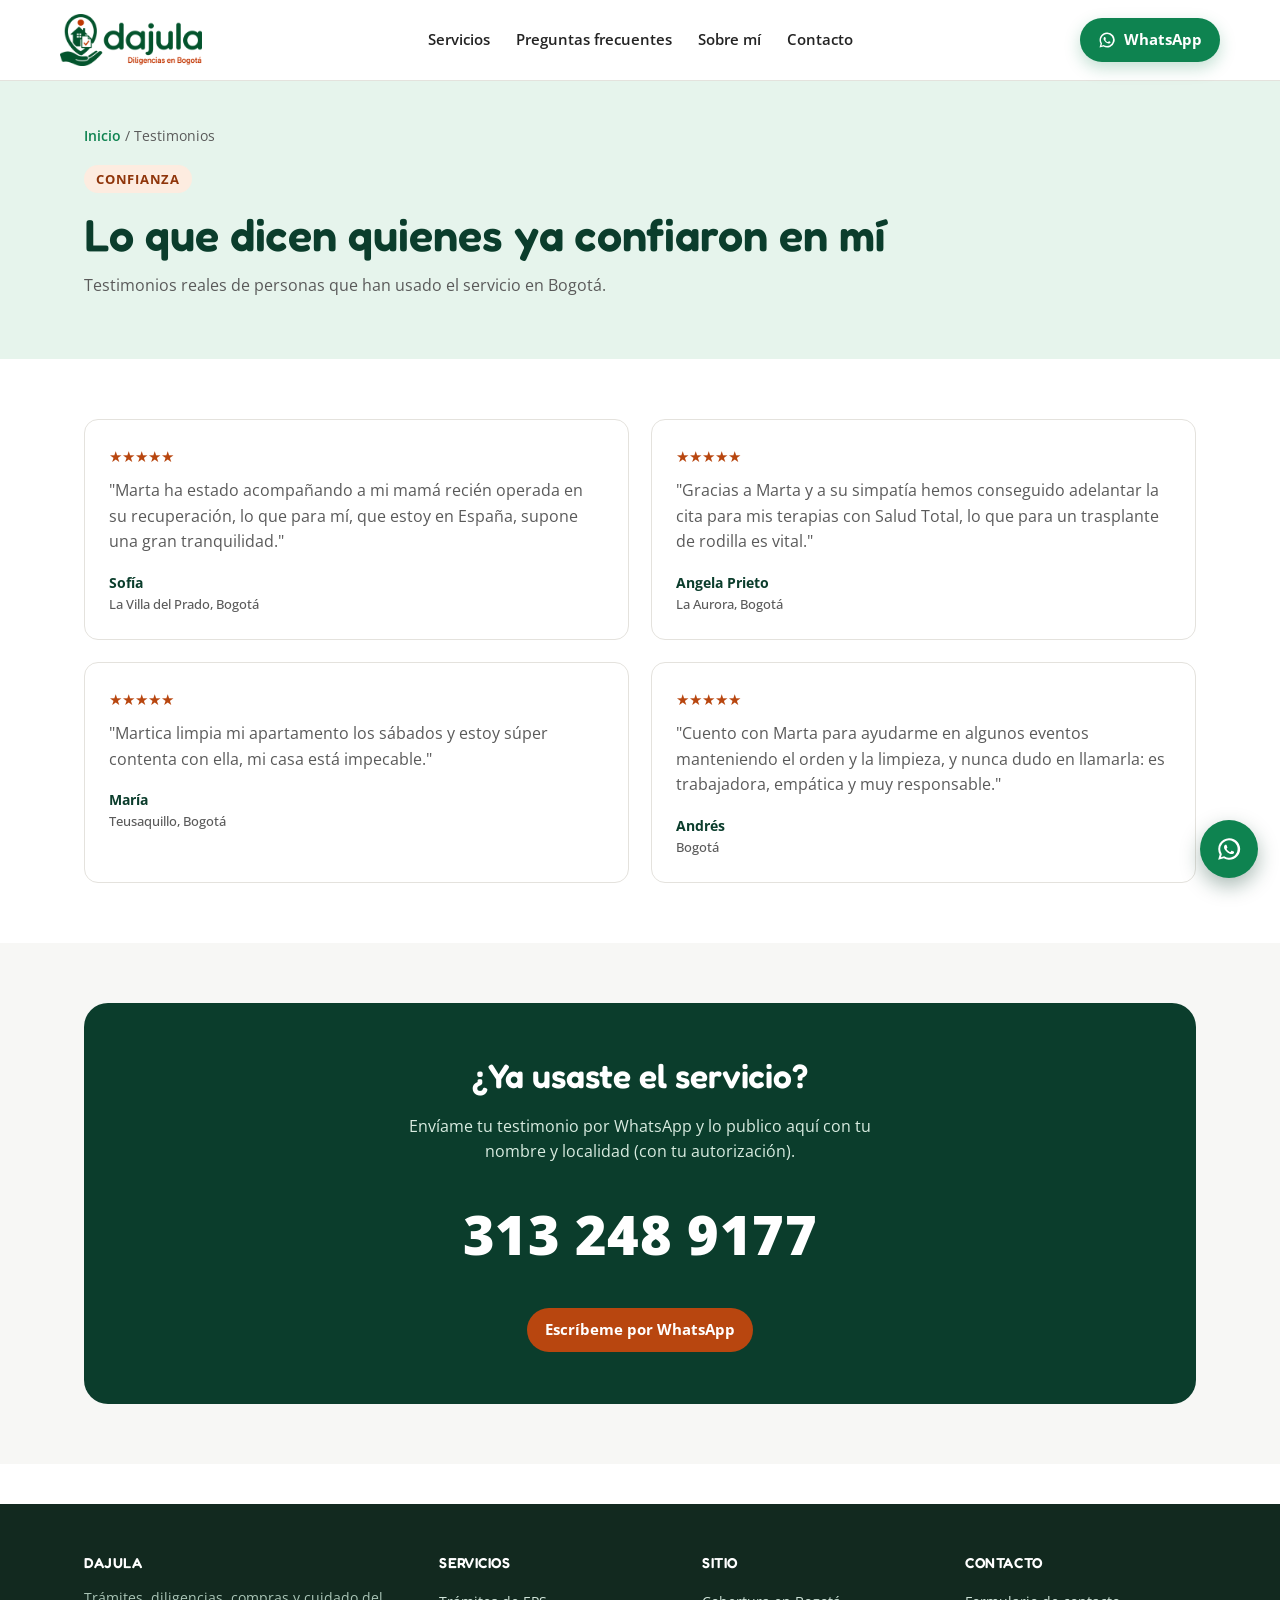
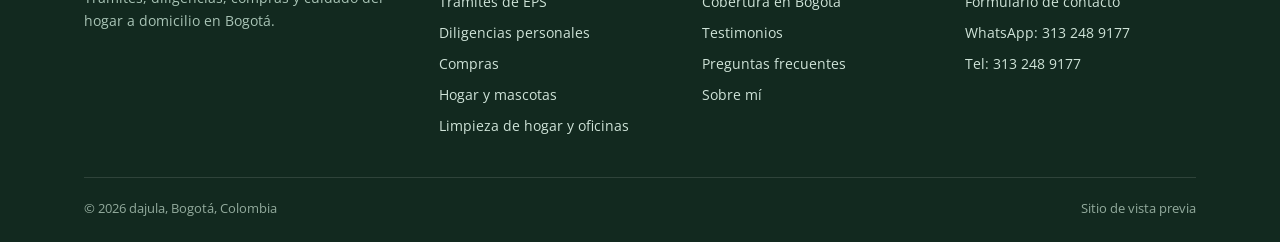
<file: testimonios.html>
<!DOCTYPE html>
<html lang="es-CO">
<head>
<meta charset="UTF-8">
<meta name="viewport" content="width=device-width, initial-scale=1.0">
<title>Testimonios | dajula</title>
<meta name="description" content="Lo que dicen las personas que ya confiaron en dajula para sus trámites, diligencias y mandados en Bogotá.">
<link rel="preconnect" href="https://fonts.googleapis.com">
<link rel="preconnect" href="https://fonts.gstatic.com" crossorigin>
<link href="https://fonts.googleapis.com/css2?family=Fredoka:wght@500;600;700&family=Open+Sans:wght@400;600;700&display=swap" rel="stylesheet">
<link rel="stylesheet" href="assets/css/style.css">
<link rel="icon" href="assets/img/favicon.svg" type="image/svg+xml">
<script type="application/ld+json">
{
  "@context": "https://schema.org",
  "@type": "BreadcrumbList",
  "itemListElement": [{"@type":"ListItem","position":1,"name":"Inicio","item":"https://hago-tu-diligencia.vercel.app/"},{"@type":"ListItem","position":2,"name":"Testimonios","item":"https://hago-tu-diligencia.vercel.app/testimonios.html"}]
}
</script>
</head>
<body>

<header class="site">
  <div class="wrap nav-bar">
    <a href="index.html" class="logo"><img src="assets/img/logo-dajula.png" alt="dajula — Diligencias en Bogotá" width="360" height="132"></a>
    <nav class="menu">
      <ul>
        <li class="has-sub">
          <a href="servicios/index.html">Servicios</a>
          <ul class="sub">
            <li><a href="servicios/index.html">Todos los servicios</a></li>
            <li><a href="servicios/tramites-eps.html">Trámites de EPS</a></li>
            <li><a href="servicios/diligencias-personales.html">Diligencias personales</a></li>
            <li><a href="servicios/compras.html">Compras</a></li>
            <li><a href="servicios/cuidado-hogar-mascotas.html">Cuidado hogar y mascotas</a></li>
            <li><a href="servicios/limpieza-hogar.html">Limpieza de hogar y oficinas</a></li>
            <li><a href="servicios/a-medida.html">A la medida</a></li>
          </ul>
        </li>
        <li><a href="faq.html">Preguntas frecuentes</a></li>
        <li><a href="sobre-mi.html">Sobre mí</a></li>
        <li><a href="contacto.html">Contacto</a></li>
      </ul>
    </nav>
    <div class="nav-right">
      <a href="https://wa.me/573132489177?text=Hola%2C%20quiero%20saber%20m%C3%A1s%20sobre%20c%C3%B3mo%20puedes%20ayudarme%20con%20una%20diligencia" class="btn-wsp">
        <svg width="18" height="18" viewBox="0 0 24 24" fill="currentColor"><path d="M12 2a10 10 0 0 0-8.6 15L2 22l5.2-1.4A10 10 0 1 0 12 2zm0 18a8 8 0 0 1-4.1-1.1l-.3-.2-3 .8.8-2.9-.2-.3A8 8 0 1 1 12 20zm4.4-5.6c-.2-.1-1.4-.7-1.6-.8-.2-.1-.4-.1-.5.1-.2.2-.6.8-.8 1-.1.2-.3.2-.5.1-.2-.1-1-.4-1.9-1.2-.7-.6-1.2-1.4-1.3-1.6-.1-.2 0-.4.1-.5l.4-.4c.1-.1.2-.3.2-.4.1-.1 0-.3 0-.4-.1-.1-.5-1.3-.7-1.8-.2-.5-.4-.4-.5-.4h-.5c-.2 0-.4.1-.6.3-.2.2-.8.8-.8 1.9 0 1.1.8 2.2.9 2.4.1.2 1.6 2.5 3.9 3.4.5.2 1 .4 1.3.5.5.2 1 .1 1.4.1.4-.1 1.4-.6 1.6-1.1.2-.5.2-1 .1-1.1-.1-.1-.2-.1-.4-.2z"/></svg>
        WhatsApp
      </a>
    </div>
    <button class="burger" aria-label="Menú">☰</button>
  </div>
</header>

<section class="page-hero">
  <div class="wrap">
    <div class="breadcrumb"><a href="index.html">Inicio</a> / Testimonios</div>
    <span class="eyebrow">Confianza</span>
    <h1>Lo que dicen quienes ya confiaron en mí</h1>
    <p>Testimonios reales de personas que han usado el servicio en Bogotá.</p>
  </div>
</section>

<section>
  <div class="wrap">
    <div class="grid-testimonios" style="grid-template-columns:repeat(2,1fr);">
      <div class="testimonio">
        <div class="estrellas">★★★★★</div>
        <p>"Marta ha estado acompañando a mi mamá recién operada en su recuperación, lo que para mí, que estoy en España, supone una gran tranquilidad."</p>
        <div class="autor">Sofía<span>La Villa del Prado, Bogotá</span></div>
      </div>
      <div class="testimonio">
        <div class="estrellas">★★★★★</div>
        <p>"Gracias a Marta y a su simpatía hemos conseguido adelantar la cita para mis terapias con Salud Total, lo que para un trasplante de rodilla es vital."</p>
        <div class="autor">Angela Prieto<span>La Aurora, Bogotá</span></div>
      </div>
      <div class="testimonio">
        <div class="estrellas">★★★★★</div>
        <p>"Martica limpia mi apartamento los sábados y estoy súper contenta con ella, mi casa está impecable."</p>
        <div class="autor">María<span>Teusaquillo, Bogotá</span></div>
      </div>
      <div class="testimonio">
        <div class="estrellas">★★★★★</div>
        <p>"Cuento con Marta para ayudarme en algunos eventos manteniendo el orden y la limpieza, y nunca dudo en llamarla: es trabajadora, empática y muy responsable."</p>
        <div class="autor">Andrés<span>Bogotá</span></div>
      </div>
    </div>
  </div>
</section>

<section class="alt">
  <div class="wrap">
    <div class="cta-final">
      <h2>¿Ya usaste el servicio?</h2>
      <p>Envíame tu testimonio por WhatsApp y lo publico aquí con tu nombre y localidad (con tu autorización).</p>
      <a href="tel:+573132489177" class="cta-phone">313 248 9177</a>
      <a href="https://wa.me/573132489177?text=Hola%2C%20quiero%20saber%20m%C3%A1s%20sobre%20c%C3%B3mo%20puedes%20ayudarme%20con%20una%20diligencia" class="btn-wsp">Escríbeme por WhatsApp</a>
    </div>
  </div>
</section>

<footer class="site">
  <div class="wrap">
    <div class="footer-grid">
      <div>
        <h4 style="color:#fff;">dajula</h4>
        <p style="color:#a9c4b6;font-size:.9rem;">Trámites, diligencias, compras y cuidado del hogar a domicilio en Bogotá.</p>
      </div>
      <div>
        <h4>Servicios</h4>
        <a href="servicios/tramites-eps.html">Trámites de EPS</a>
        <a href="servicios/diligencias-personales.html">Diligencias personales</a>
        <a href="servicios/compras.html">Compras</a>
        <a href="servicios/cuidado-hogar-mascotas.html">Hogar y mascotas</a>
        <a href="servicios/limpieza-hogar.html">Limpieza de hogar y oficinas</a>
      </div>
      <div>
        <h4>Sitio</h4>
        <a href="zonas/bogota.html">Cobertura en Bogotá</a>
        <a href="testimonios.html">Testimonios</a>
        <a href="faq.html">Preguntas frecuentes</a>
        <a href="sobre-mi.html">Sobre mí</a>
      </div>
      <div>
        <h4>Contacto</h4>
        <a href="contacto.html">Formulario de contacto</a>
        <a href="https://wa.me/573132489177?text=Hola%2C%20quiero%20saber%20m%C3%A1s%20sobre%20c%C3%B3mo%20puedes%20ayudarme%20con%20una%20diligencia">WhatsApp: 313 248 9177</a>
        <a href="tel:+573132489177">Tel: 313 248 9177</a>
      </div>
    </div>
    <div class="footer-bottom">
      <span>© 2026 dajula, Bogotá, Colombia</span>
      <span>Sitio de vista previa</span>
    </div>
  </div>
</footer>

<a href="https://wa.me/573132489177?text=Hola%2C%20quiero%20saber%20m%C3%A1s%20sobre%20c%C3%B3mo%20puedes%20ayudarme%20con%20una%20diligencia" class="wsp-float" aria-label="WhatsApp">
  <svg width="26" height="26" viewBox="0 0 24 24" fill="currentColor"><path d="M12 2a10 10 0 0 0-8.6 15L2 22l5.2-1.4A10 10 0 1 0 12 2zm0 18a8 8 0 0 1-4.1-1.1l-.3-.2-3 .8.8-2.9-.2-.3A8 8 0 1 1 12 20zm4.4-5.6c-.2-.1-1.4-.7-1.6-.8-.2-.1-.4-.1-.5.1-.2.2-.6.8-.8 1-.1.2-.3.2-.5.1-.2-.1-1-.4-1.9-1.2-.7-.6-1.2-1.4-1.3-1.6-.1-.2 0-.4.1-.5l.4-.4c.1-.1.2-.3.2-.4.1-.1 0-.3 0-.4-.1-.1-.5-1.3-.7-1.8-.2-.5-.4-.4-.5-.4h-.5c-.2 0-.4.1-.6.3-.2.2-.8.8-.8 1.9 0 1.1.8 2.2.9 2.4.1.2 1.6 2.5 3.9 3.4.5.2 1 .4 1.3.5.5.2 1 .1 1.4.1.4-.1 1.4-.6 1.6-1.1.2-.5.2-1 .1-1.1-.1-.1-.2-.1-.4-.2z"/></svg>
</a>

<script src="assets/js/main.js"></script>
</body>
</html>
</file>
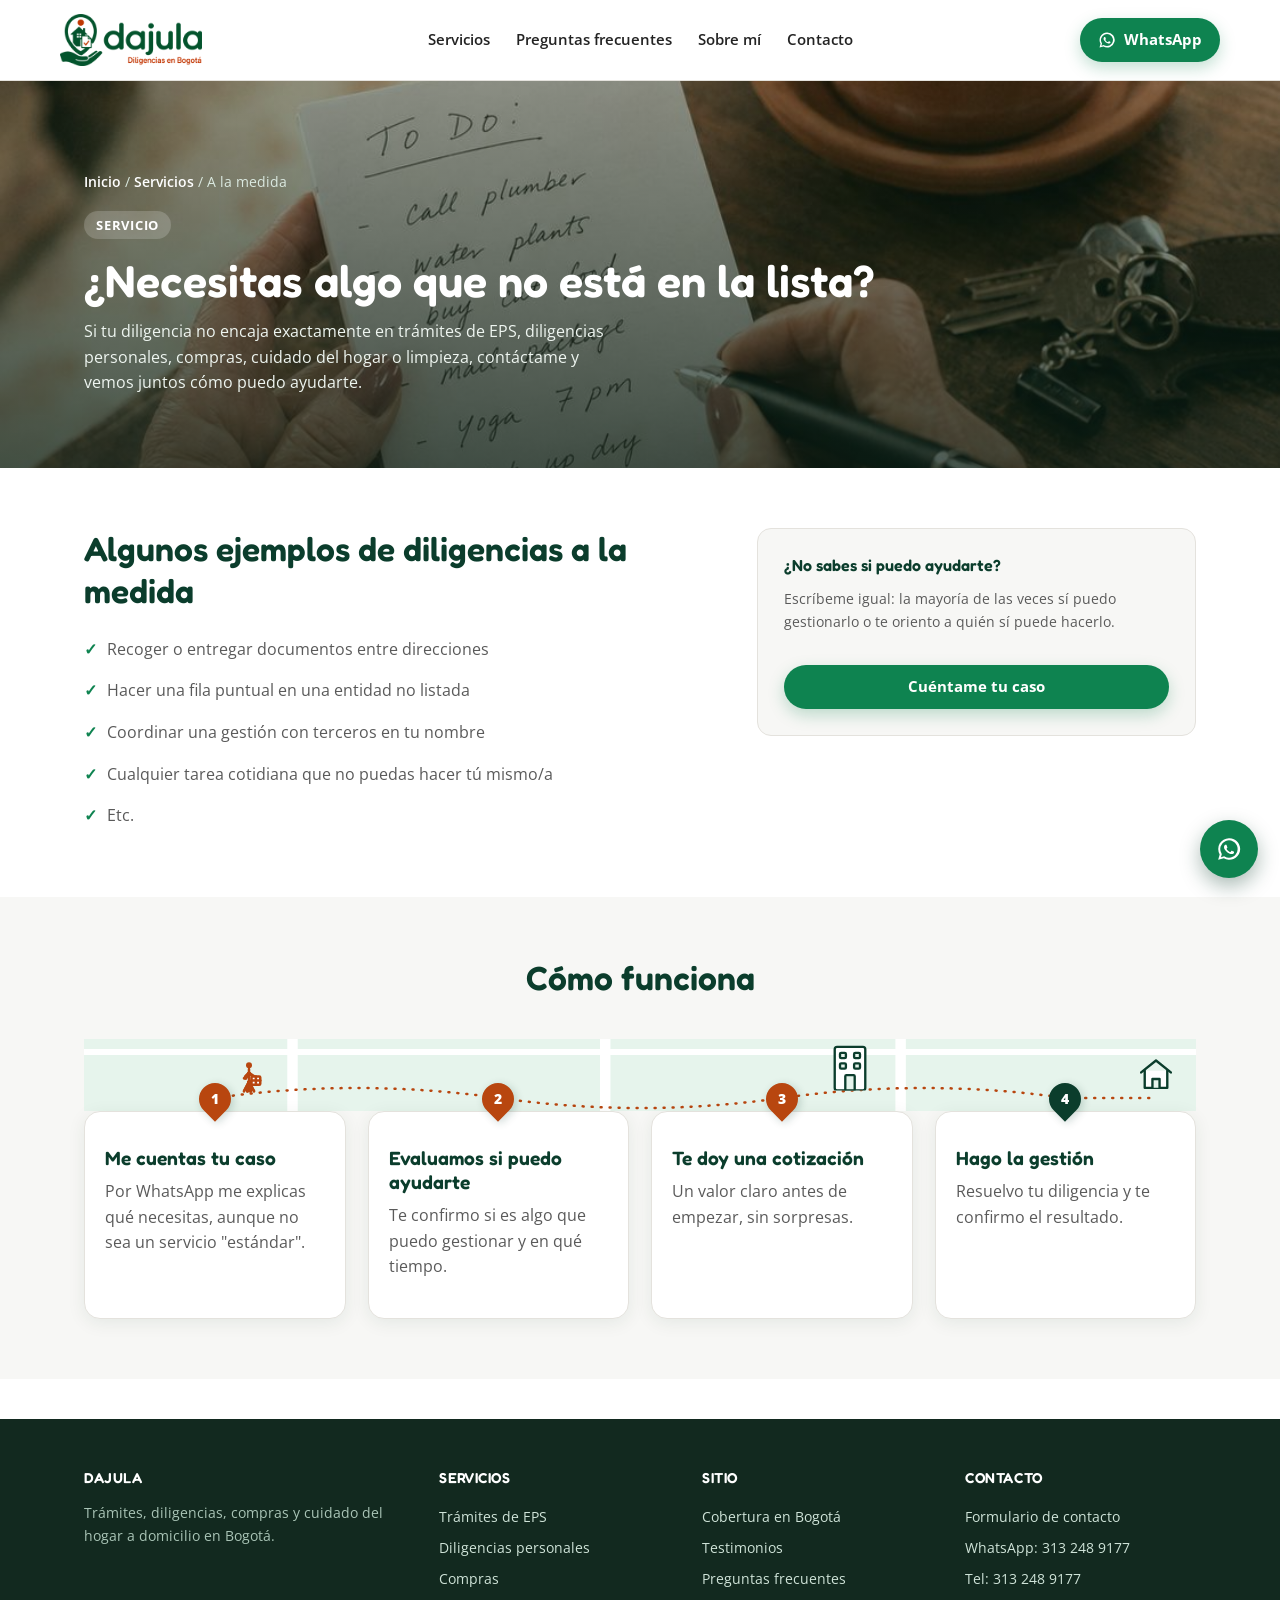
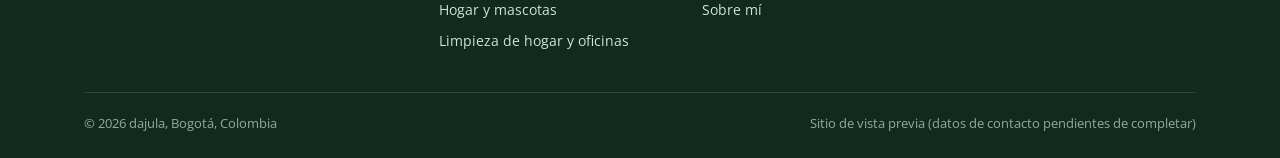
<file: servicios/a-medida.html>
<!DOCTYPE html>
<html lang="es-CO">
<head>
<meta charset="UTF-8">
<meta name="viewport" content="width=device-width, initial-scale=1.0">
<title>Diligencias a la Medida en Bogotá | dajula</title>
<meta name="description" content="Si lo que necesitas no está en la lista de servicios, contáctame y vemos cómo puedo ayudarte en Bogotá.">
<link rel="preconnect" href="https://fonts.googleapis.com">
<link rel="preconnect" href="https://fonts.gstatic.com" crossorigin>
<link href="https://fonts.googleapis.com/css2?family=Fredoka:wght@500;600;700&family=Open+Sans:wght@400;600;700&display=swap" rel="stylesheet">
<link rel="stylesheet" href="../assets/css/style.css">
<link rel="icon" href="../assets/img/favicon.svg" type="image/svg+xml">
<script type="application/ld+json">
{
  "@context": "https://schema.org",
  "@type": "Service",
  "serviceType": "Diligencias a la medida",
  "provider": {"@type": "LocalBusiness", "name": "dajula"},
  "areaServed": "Bogotá, Colombia",
  "description": "Gestión de diligencias personalizadas que no están dentro del catálogo estándar de servicios."
}
</script>
<script type="application/ld+json">
{
  "@context": "https://schema.org",
  "@type": "BreadcrumbList",
  "itemListElement": [{"@type":"ListItem","position":1,"name":"Inicio","item":"https://hago-tu-diligencia.vercel.app/"},{"@type":"ListItem","position":2,"name":"Servicios","item":"https://hago-tu-diligencia.vercel.app/servicios/index.html"},{"@type":"ListItem","position":3,"name":"A la medida","item":"https://hago-tu-diligencia.vercel.app/servicios/a-medida.html"}]
}
</script>
</head>
<body>

<header class="site">
  <div class="wrap nav-bar">
    <a href="../index.html" class="logo"><img src="../assets/img/logo-dajula.png" alt="dajula — Diligencias en Bogotá" width="360" height="132"></a>
    <nav class="menu">
      <ul>
        <li class="has-sub">
          <a href="index.html">Servicios</a>
          <ul class="sub">
            <li><a href="index.html">Todos los servicios</a></li>
            <li><a href="tramites-eps.html">Trámites de EPS</a></li>
            <li><a href="diligencias-personales.html">Diligencias personales</a></li>
            <li><a href="compras.html">Compras</a></li>
            <li><a href="cuidado-hogar-mascotas.html">Cuidado hogar y mascotas</a></li>
            <li><a href="limpieza-hogar.html">Limpieza de hogar y oficinas</a></li>
            <li><a href="a-medida.html">A la medida</a></li>
          </ul>
        </li>
        <li><a href="../faq.html">Preguntas frecuentes</a></li>
        <li><a href="../sobre-mi.html">Sobre mí</a></li>
        <li><a href="../contacto.html">Contacto</a></li>
      </ul>
    </nav>
    <div class="nav-right">
      <a href="https://wa.me/573132489177?text=Hola%2C%20quiero%20contarte%20una%20diligencia%20que%20no%20est%C3%A1%20en%20la%20lista%20de%20servicios" class="btn-wsp">
        <svg width="18" height="18" viewBox="0 0 24 24" fill="currentColor"><path d="M12 2a10 10 0 0 0-8.6 15L2 22l5.2-1.4A10 10 0 1 0 12 2zm0 18a8 8 0 0 1-4.1-1.1l-.3-.2-3 .8.8-2.9-.2-.3A8 8 0 1 1 12 20zm4.4-5.6c-.2-.1-1.4-.7-1.6-.8-.2-.1-.4-.1-.5.1-.2.2-.6.8-.8 1-.1.2-.3.2-.5.1-.2-.1-1-.4-1.9-1.2-.7-.6-1.2-1.4-1.3-1.6-.1-.2 0-.4.1-.5l.4-.4c.1-.1.2-.3.2-.4.1-.1 0-.3 0-.4-.1-.1-.5-1.3-.7-1.8-.2-.5-.4-.4-.5-.4h-.5c-.2 0-.4.1-.6.3-.2.2-.8.8-.8 1.9 0 1.1.8 2.2.9 2.4.1.2 1.6 2.5 3.9 3.4.5.2 1 .4 1.3.5.5.2 1 .1 1.4.1.4-.1 1.4-.6 1.6-1.1.2-.5.2-1 .1-1.1-.1-.1-.2-.1-.4-.2z"/></svg>
        WhatsApp
      </a>
    </div>
    <button class="burger" aria-label="Menú">☰</button>
  </div>
</header>

<section class="page-hero has-photo" style="background-image:url('../assets/img/servicio-a-medida.jpg');">
  <div class="wrap">
    <div class="breadcrumb"><a href="../index.html">Inicio</a> / <a href="index.html">Servicios</a> / A la medida</div>
    <span class="eyebrow">Servicio</span>
    <h1>¿Necesitas algo que no está en la lista?</h1>
    <p>Si tu diligencia no encaja exactamente en trámites de EPS, diligencias personales, compras, cuidado del hogar o limpieza, contáctame y vemos juntos cómo puedo ayudarte.</p>
  </div>
</section>

<section>
  <div class="wrap two-col">
    <div>
      <h2>Algunos ejemplos de diligencias a la medida</h2>
      <ul class="lista-check">
        <li>Recoger o entregar documentos entre direcciones</li>
        <li>Hacer una fila puntual en una entidad no listada</li>
        <li>Coordinar una gestión con terceros en tu nombre</li>
        <li>Cualquier tarea cotidiana que no puedas hacer tú mismo/a</li>
        <li>Etc.</li>
      </ul>
    </div>

    <div class="box-lateral">
      <h4>¿No sabes si puedo ayudarte?</h4>
      <p style="font-size:.9rem;color:var(--texto-suave);">Escríbeme igual: la mayoría de las veces sí puedo gestionarlo o te oriento a quién sí puede hacerlo.</p>
      <a href="https://wa.me/573132489177?text=Hola%2C%20quiero%20contarte%20una%20diligencia%20que%20no%20est%C3%A1%20en%20la%20lista%20de%20servicios" class="btn-wsp" style="width:100%;justify-content:center;margin-top:18px;">Cuéntame tu caso</a>
    </div>
  </div>
</section>

<section class="alt">
  <div class="wrap">
    <div class="section-head">
      <h2>Cómo funciona</h2>
    </div>
    <div class="how-block">
      <div class="steps">
        <svg class="steps-route-bg" viewBox="0 0 640 72" preserveAspectRatio="none" aria-hidden="true">
          <rect x="0" y="0" width="640" height="72" fill="var(--verde-claro)"/>
          <path d="M120 0 V72 M300 0 V72 M470 0 V72" stroke="#fff" stroke-width="6" stroke-linecap="round"/>
          <path d="M0 13 H640" stroke="#fff" stroke-width="6"/>
        </svg>
        <svg class="route-curve" viewBox="0 0 332 60" preserveAspectRatio="none" aria-hidden="true">
          <path d="M0 30 Q50 10 100 30 Q150 50 200 30 Q250 10 300 30 L332 30" fill="none" stroke="var(--naranja)" stroke-width="2.5" stroke-dasharray="1 8" stroke-linecap="round" vector-effect="non-scaling-stroke"/>
        </svg>
        <span class="route-rail" aria-hidden="true"></span>
        <div class="route-building" aria-hidden="true">
          <svg viewBox="0 0 34 40" width="40" height="47" fill="none" stroke="var(--verde-oscuro)" stroke-width="2" stroke-linecap="round" stroke-linejoin="round">
            <rect x="4" y="3" width="26" height="37" rx="2" fill="#fff"/>
            <rect x="8.5" y="8" width="5" height="4.5" rx="1" fill="var(--verde-claro)"/>
            <rect x="20.5" y="8" width="5" height="4.5" rx="1" fill="var(--verde-claro)"/>
            <rect x="8.5" y="17" width="5" height="4.5" rx="1" fill="var(--verde-claro)"/>
            <rect x="20.5" y="17" width="5" height="4.5" rx="1" fill="var(--verde-claro)"/>
            <rect x="13" y="27" width="8" height="13" rx="1" fill="var(--verde-claro)"/>
          </svg>
        </div>
        <div class="route-house" aria-hidden="true">
          <svg viewBox="0 0 32 30" width="38" height="36" fill="none" stroke="var(--verde-oscuro)" stroke-width="2" stroke-linecap="round" stroke-linejoin="round">
            <path d="M6.5 13.5V28h19V13.5" fill="#fff"/>
            <path d="M3.5 15 16 5 28.5 15"/>
            <path d="M13 28v-7.5h6V28" fill="var(--verde-claro)"/>
          </svg>
        </div>
        <div class="route-receiver" aria-hidden="true">
          <svg viewBox="0 0 24 30" width="30" height="38" fill="none" stroke="var(--verde-oscuro)" stroke-width="2" stroke-linecap="round" stroke-linejoin="round">
            <circle cx="12" cy="4" r="2.4" fill="var(--verde-oscuro)" stroke="none"/>
            <line x1="12" y1="7" x2="12" y2="17"/>
            <line x1="12" y1="10" x2="7.5" y2="13.5"/>
            <line x1="12" y1="17" x2="9" y2="25"/>
            <line x1="12" y1="17" x2="15" y2="25"/>
            <g class="recv-box">
              <rect x="2.5" y="13.5" width="7" height="6.5" rx="0.8" fill="#fff"/>
              <line x1="2.5" y1="16.7" x2="9.5" y2="16.7"/>
              <line x1="6" y1="13.5" x2="6" y2="20"/>
            </g>
          </svg>
        </div>
        <div class="route-walker" aria-hidden="true">
          <svg class="walk-chat" viewBox="0 0 24 14" width="28" height="16" fill="none">
            <rect x="6" y="1" width="17" height="10.5" rx="4" fill="#fff" stroke="var(--naranja)" stroke-width="1.4"/>
            <circle cx="11" cy="6.2" r="1" fill="var(--naranja)"/>
            <circle cx="14.5" cy="6.2" r="1" fill="var(--naranja)"/>
            <circle cx="18" cy="6.2" r="1" fill="var(--naranja)"/>
            <circle cx="3.2" cy="12" r="1.7" fill="#fff" stroke="var(--naranja)" stroke-width="1.2"/>
          </svg>
          <svg class="walk-body" viewBox="0 0 24 30" width="30" height="38" fill="none" stroke="var(--naranja)" stroke-width="2" stroke-linecap="round" stroke-linejoin="round">
            <circle cx="12" cy="4" r="2.4" fill="var(--naranja)" stroke="none"/>
            <line x1="12" y1="7" x2="12" y2="17"/>
            <g class="walk-free">
              <line x1="12" y1="10" x2="16" y2="14"/>
            </g>
            <g class="walk-box">
              <line x1="12" y1="10" x2="16.5" y2="13"/>
              <rect x="14" y="13" width="7" height="6.5" rx="0.8" fill="#fff"/>
              <line x1="14" y1="16.2" x2="21" y2="16.2"/>
              <line x1="17.5" y1="13" x2="17.5" y2="19.5"/>
            </g>
            <g class="walk-cycle">
              <g class="walk-p1">
                <line x1="12" y1="10" x2="8" y2="14.5"/>
                <line x1="12" y1="17" x2="8" y2="25"/>
                <line x1="12" y1="17" x2="16" y2="24.5"/>
              </g>
              <g class="walk-p2">
                <line x1="12" y1="10" x2="9.5" y2="14.5"/>
                <line x1="12" y1="17" x2="11" y2="25"/>
                <line x1="12" y1="17" x2="13.5" y2="24"/>
              </g>
              <g class="walk-p3">
                <line x1="12" y1="10" x2="9" y2="13"/>
                <line x1="12" y1="17" x2="16" y2="25"/>
                <line x1="12" y1="17" x2="8" y2="24.5"/>
              </g>
              <g class="walk-p4">
                <line x1="12" y1="10" x2="9.5" y2="14.5"/>
                <line x1="12" y1="17" x2="13" y2="25"/>
                <line x1="12" y1="17" x2="10.5" y2="24"/>
              </g>
            </g>
            <g class="walk-still">
              <line x1="12" y1="10" x2="8.5" y2="14.5"/>
              <line x1="12" y1="17" x2="10.5" y2="25"/>
              <line x1="12" y1="17" x2="13.5" y2="25"/>
            </g>
          </svg>
        </div>
        <div class="step"><div class="num"><span>1</span></div><h3>Me cuentas tu caso</h3><p>Por WhatsApp me explicas qué necesitas, aunque no sea un servicio "estándar".</p></div>
        <div class="step"><div class="num"><span>2</span></div><h3>Evaluamos si puedo ayudarte</h3><p>Te confirmo si es algo que puedo gestionar y en qué tiempo.</p></div>
        <div class="step"><div class="num"><span>3</span></div><h3>Te doy una cotización</h3><p>Un valor claro antes de empezar, sin sorpresas.</p></div>
        <div class="step"><div class="num"><span>4</span></div><h3>Hago la gestión</h3><p>Resuelvo tu diligencia y te confirmo el resultado.</p></div>
    </div>
    </div>
  </div>
</section>

<footer class="site">
  <div class="wrap">
    <div class="footer-grid">
      <div>
        <h4 style="color:#fff;">dajula</h4>
        <p style="color:#a9c4b6;font-size:.9rem;">Trámites, diligencias, compras y cuidado del hogar a domicilio en Bogotá.</p>
      </div>
      <div>
        <h4>Servicios</h4>
        <a href="tramites-eps.html">Trámites de EPS</a>
        <a href="diligencias-personales.html">Diligencias personales</a>
        <a href="compras.html">Compras</a>
        <a href="cuidado-hogar-mascotas.html">Hogar y mascotas</a>
        <a href="limpieza-hogar.html">Limpieza de hogar y oficinas</a>
      </div>
      <div>
        <h4>Sitio</h4>
        <a href="../zonas/bogota.html">Cobertura en Bogotá</a>
        <a href="../testimonios.html">Testimonios</a>
        <a href="../faq.html">Preguntas frecuentes</a>
        <a href="../sobre-mi.html">Sobre mí</a>
      </div>
      <div>
        <h4>Contacto</h4>
        <a href="../contacto.html">Formulario de contacto</a>
        <a href="https://wa.me/573132489177?text=Hola%2C%20quiero%20contarte%20una%20diligencia%20que%20no%20est%C3%A1%20en%20la%20lista%20de%20servicios">WhatsApp: 313 248 9177</a>
        <a href="tel:+573132489177">Tel: 313 248 9177</a>
      </div>
    </div>
    <div class="footer-bottom">
      <span>© 2026 dajula, Bogotá, Colombia</span>
      <span>Sitio de vista previa (datos de contacto pendientes de completar)</span>
    </div>
  </div>
</footer>

<a href="https://wa.me/573132489177?text=Hola%2C%20quiero%20contarte%20una%20diligencia%20que%20no%20est%C3%A1%20en%20la%20lista%20de%20servicios" class="wsp-float" aria-label="WhatsApp">
  <svg width="26" height="26" viewBox="0 0 24 24" fill="currentColor"><path d="M12 2a10 10 0 0 0-8.6 15L2 22l5.2-1.4A10 10 0 1 0 12 2zm0 18a8 8 0 0 1-4.1-1.1l-.3-.2-3 .8.8-2.9-.2-.3A8 8 0 1 1 12 20zm4.4-5.6c-.2-.1-1.4-.7-1.6-.8-.2-.1-.4-.1-.5.1-.2.2-.6.8-.8 1-.1.2-.3.2-.5.1-.2-.1-1-.4-1.9-1.2-.7-.6-1.2-1.4-1.3-1.6-.1-.2 0-.4.1-.5l.4-.4c.1-.1.2-.3.2-.4.1-.1 0-.3 0-.4-.1-.1-.5-1.3-.7-1.8-.2-.5-.4-.4-.5-.4h-.5c-.2 0-.4.1-.6.3-.2.2-.8.8-.8 1.9 0 1.1.8 2.2.9 2.4.1.2 1.6 2.5 3.9 3.4.5.2 1 .4 1.3.5.5.2 1 .1 1.4.1.4-.1 1.4-.6 1.6-1.1.2-.5.2-1 .1-1.1-.1-.1-.2-.1-.4-.2z"/></svg>
</a>

<script src="../assets/js/main.js"></script>
</body>
</html>
</file>
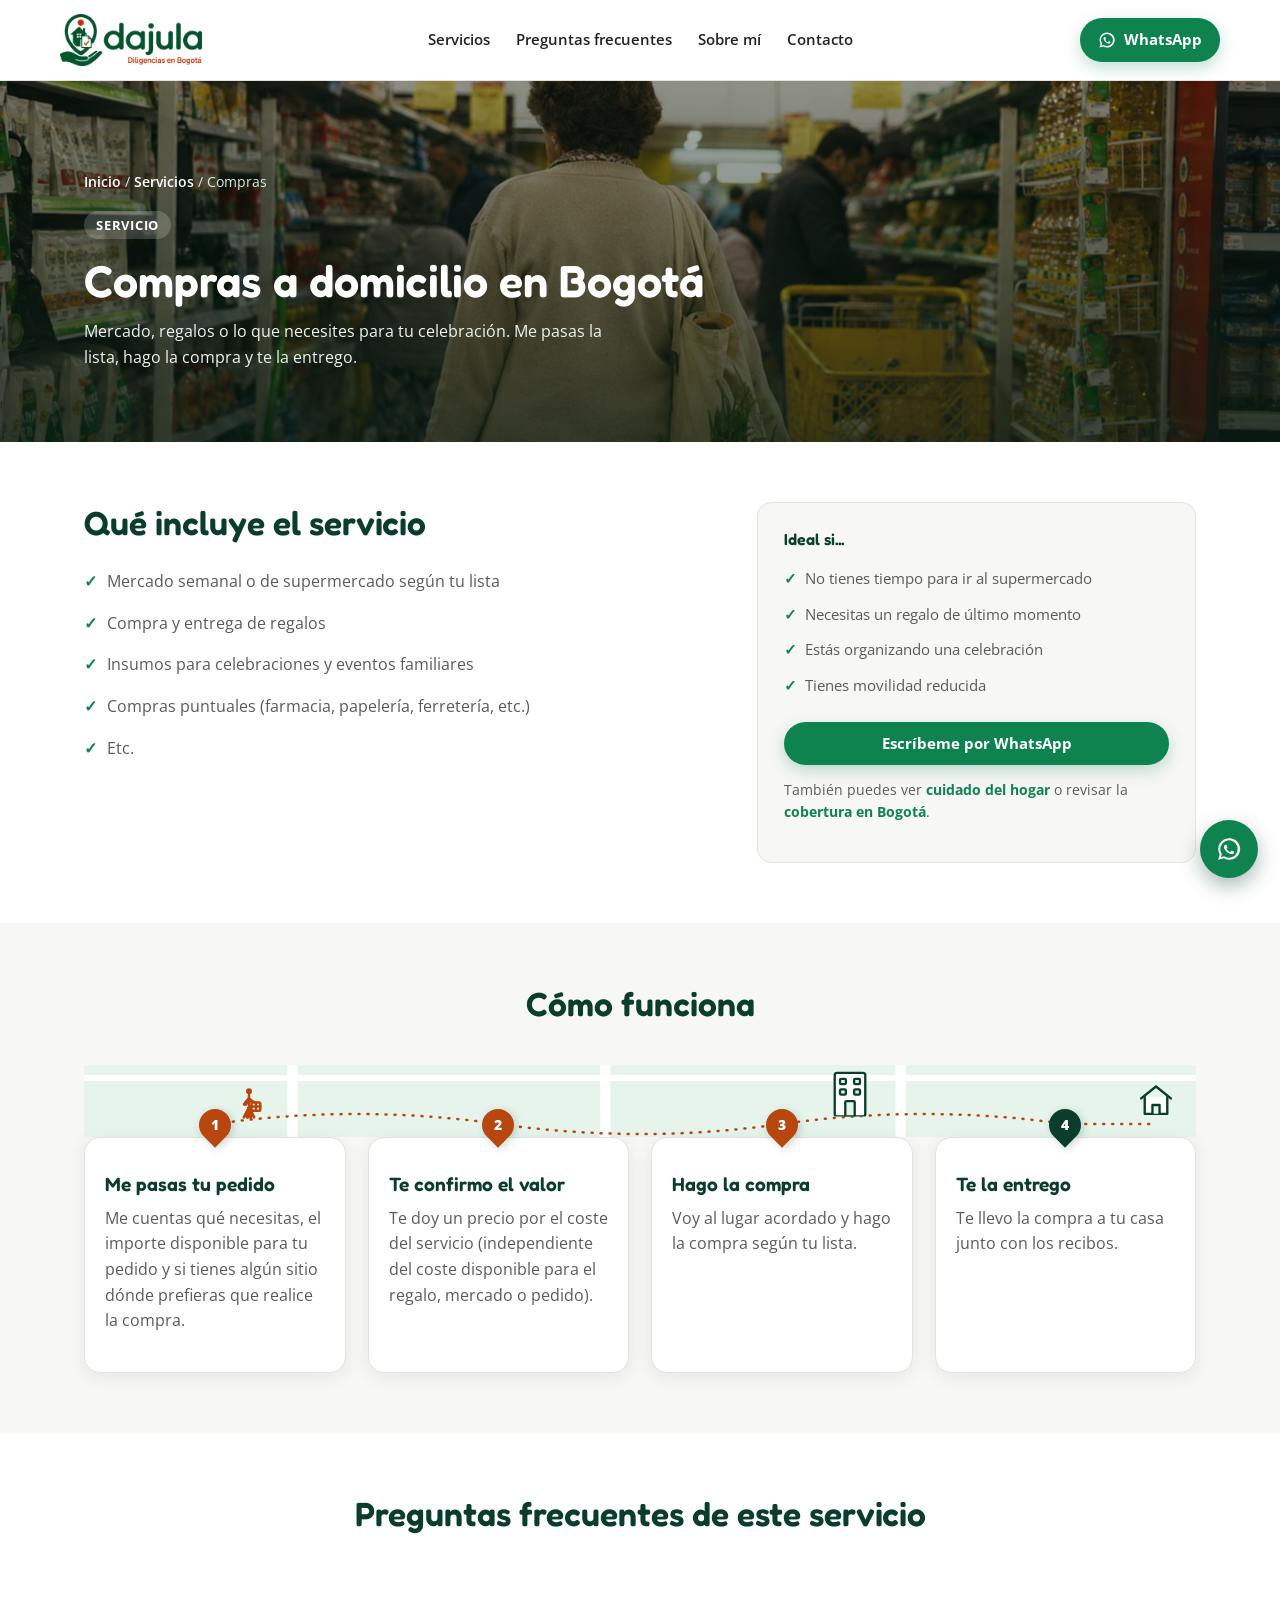
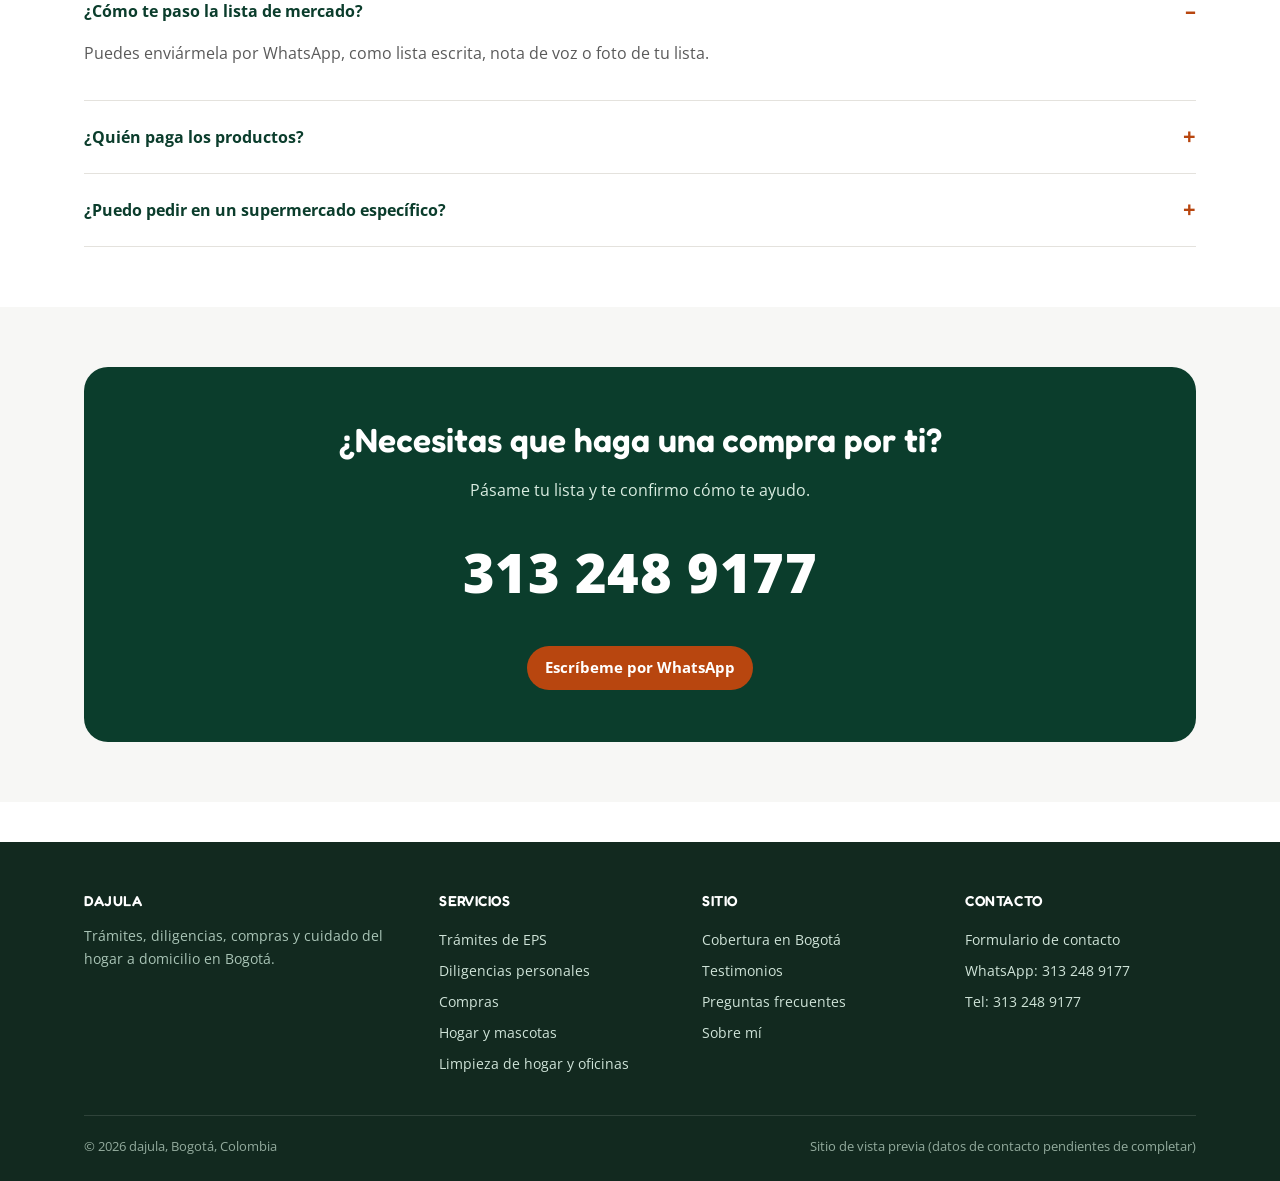
<file: servicios/compras.html>
<!DOCTYPE html>
<html lang="es-CO">
<head>
<meta charset="UTF-8">
<meta name="viewport" content="width=device-width, initial-scale=1.0">
<title>Compras y Mercado a Domicilio en Bogotá | dajula</title>
<meta name="description" content="Hago tu mercado, compro tus regalos o los insumos para tu celebración en Bogotá. Tú me das la lista, yo hago la compra.">
<link rel="preconnect" href="https://fonts.googleapis.com">
<link rel="preconnect" href="https://fonts.gstatic.com" crossorigin>
<link href="https://fonts.googleapis.com/css2?family=Fredoka:wght@500;600;700&family=Open+Sans:wght@400;600;700&display=swap" rel="stylesheet">
<link rel="stylesheet" href="../assets/css/style.css">
<link rel="icon" href="../assets/img/favicon.svg" type="image/svg+xml">
<script type="application/ld+json">
{
  "@context": "https://schema.org",
  "@type": "Service",
  "serviceType": "Compras a domicilio",
  "provider": {"@type": "LocalBusiness", "name": "dajula"},
  "areaServed": "Bogotá, Colombia",
  "description": "Compra de mercado, regalos e insumos para celebraciones en Bogotá."
}
</script>
<script type="application/ld+json">
{
  "@context": "https://schema.org",
  "@type": "BreadcrumbList",
  "itemListElement": [{"@type":"ListItem","position":1,"name":"Inicio","item":"https://hago-tu-diligencia.vercel.app/"},{"@type":"ListItem","position":2,"name":"Servicios","item":"https://hago-tu-diligencia.vercel.app/servicios/index.html"},{"@type":"ListItem","position":3,"name":"Compras","item":"https://hago-tu-diligencia.vercel.app/servicios/compras.html"}]
}
</script>
</head>
<body>

<header class="site">
  <div class="wrap nav-bar">
    <a href="../index.html" class="logo"><img src="../assets/img/logo-dajula.png" alt="dajula — Diligencias en Bogotá" width="360" height="132"></a>
    <nav class="menu">
      <ul>
        <li class="has-sub">
          <a href="index.html">Servicios</a>
          <ul class="sub">
            <li><a href="index.html">Todos los servicios</a></li>
            <li><a href="tramites-eps.html">Trámites de EPS</a></li>
            <li><a href="diligencias-personales.html">Diligencias personales</a></li>
            <li><a href="compras.html">Compras</a></li>
            <li><a href="cuidado-hogar-mascotas.html">Cuidado hogar y mascotas</a></li>
            <li><a href="limpieza-hogar.html">Limpieza de hogar y oficinas</a></li>
            <li><a href="a-medida.html">A la medida</a></li>
          </ul>
        </li>
        <li><a href="../faq.html">Preguntas frecuentes</a></li>
        <li><a href="../sobre-mi.html">Sobre mí</a></li>
        <li><a href="../contacto.html">Contacto</a></li>
      </ul>
    </nav>
    <div class="nav-right">
      <a href="https://wa.me/573132489177?text=Hola%2C%20necesito%20ayuda%20con%20una%20compra" class="btn-wsp">
        <svg width="18" height="18" viewBox="0 0 24 24" fill="currentColor"><path d="M12 2a10 10 0 0 0-8.6 15L2 22l5.2-1.4A10 10 0 1 0 12 2zm0 18a8 8 0 0 1-4.1-1.1l-.3-.2-3 .8.8-2.9-.2-.3A8 8 0 1 1 12 20zm4.4-5.6c-.2-.1-1.4-.7-1.6-.8-.2-.1-.4-.1-.5.1-.2.2-.6.8-.8 1-.1.2-.3.2-.5.1-.2-.1-1-.4-1.9-1.2-.7-.6-1.2-1.4-1.3-1.6-.1-.2 0-.4.1-.5l.4-.4c.1-.1.2-.3.2-.4.1-.1 0-.3 0-.4-.1-.1-.5-1.3-.7-1.8-.2-.5-.4-.4-.5-.4h-.5c-.2 0-.4.1-.6.3-.2.2-.8.8-.8 1.9 0 1.1.8 2.2.9 2.4.1.2 1.6 2.5 3.9 3.4.5.2 1 .4 1.3.5.5.2 1 .1 1.4.1.4-.1 1.4-.6 1.6-1.1.2-.5.2-1 .1-1.1-.1-.1-.2-.1-.4-.2z"/></svg>
        WhatsApp
      </a>
    </div>
    <button class="burger" aria-label="Menú">☰</button>
  </div>
</header>

<section class="page-hero has-photo" style="background-image:url('../assets/img/servicio-compras.jpg');">
  <div class="wrap">
    <div class="breadcrumb"><a href="../index.html">Inicio</a> / <a href="index.html">Servicios</a> / Compras</div>
    <span class="eyebrow">Servicio</span>
    <h1>Compras a domicilio en Bogotá</h1>
    <p>Mercado, regalos o lo que necesites para tu celebración. Me pasas la lista, hago la compra y te la entrego.</p>
  </div>
</section>

<section>
  <div class="wrap two-col">
    <div>
      <h2>Qué incluye el servicio</h2>
      <ul class="lista-check">
        <li>Mercado semanal o de supermercado según tu lista</li>
        <li>Compra y entrega de regalos</li>
        <li>Insumos para celebraciones y eventos familiares</li>
        <li>Compras puntuales (farmacia, papelería, ferretería, etc.)</li>
        <li>Etc.</li>
      </ul>

    </div>

    <div class="box-lateral">
      <h4>Ideal si...</h4>
      <ul>
        <li>No tienes tiempo para ir al supermercado</li>
        <li>Necesitas un regalo de último momento</li>
        <li>Estás organizando una celebración</li>
        <li>Tienes movilidad reducida</li>
      </ul>
      <a href="https://wa.me/573132489177?text=Hola%2C%20necesito%20ayuda%20con%20una%20compra" class="btn-wsp" style="width:100%;justify-content:center;margin-top:18px;">Escríbeme por WhatsApp</a>
      <p style="margin-top:14px;font-size:.85rem;">También puedes ver <a href="cuidado-hogar-mascotas.html" style="color:var(--verde);font-weight:700;">cuidado del hogar</a> o revisar la <a href="../zonas/bogota.html" style="color:var(--verde);font-weight:700;">cobertura en Bogotá</a>.</p>
    </div>
  </div>
</section>

<section class="alt">
  <div class="wrap">
    <div class="section-head">
      <h2>Cómo funciona</h2>
    </div>
    <div class="how-block">
      <div class="steps">
        <svg class="steps-route-bg" viewBox="0 0 640 72" preserveAspectRatio="none" aria-hidden="true">
          <rect x="0" y="0" width="640" height="72" fill="var(--verde-claro)"/>
          <path d="M120 0 V72 M300 0 V72 M470 0 V72" stroke="#fff" stroke-width="6" stroke-linecap="round"/>
          <path d="M0 13 H640" stroke="#fff" stroke-width="6"/>
        </svg>
        <svg class="route-curve" viewBox="0 0 332 60" preserveAspectRatio="none" aria-hidden="true">
          <path d="M0 30 Q50 10 100 30 Q150 50 200 30 Q250 10 300 30 L332 30" fill="none" stroke="var(--naranja)" stroke-width="2.5" stroke-dasharray="1 8" stroke-linecap="round" vector-effect="non-scaling-stroke"/>
        </svg>
        <span class="route-rail" aria-hidden="true"></span>
        <div class="route-building" aria-hidden="true">
          <svg viewBox="0 0 34 40" width="40" height="47" fill="none" stroke="var(--verde-oscuro)" stroke-width="2" stroke-linecap="round" stroke-linejoin="round">
            <rect x="4" y="3" width="26" height="37" rx="2" fill="#fff"/>
            <rect x="8.5" y="8" width="5" height="4.5" rx="1" fill="var(--verde-claro)"/>
            <rect x="20.5" y="8" width="5" height="4.5" rx="1" fill="var(--verde-claro)"/>
            <rect x="8.5" y="17" width="5" height="4.5" rx="1" fill="var(--verde-claro)"/>
            <rect x="20.5" y="17" width="5" height="4.5" rx="1" fill="var(--verde-claro)"/>
            <rect x="13" y="27" width="8" height="13" rx="1" fill="var(--verde-claro)"/>
          </svg>
        </div>
        <div class="route-house" aria-hidden="true">
          <svg viewBox="0 0 32 30" width="38" height="36" fill="none" stroke="var(--verde-oscuro)" stroke-width="2" stroke-linecap="round" stroke-linejoin="round">
            <path d="M6.5 13.5V28h19V13.5" fill="#fff"/>
            <path d="M3.5 15 16 5 28.5 15"/>
            <path d="M13 28v-7.5h6V28" fill="var(--verde-claro)"/>
          </svg>
        </div>
        <div class="route-receiver" aria-hidden="true">
          <svg viewBox="0 0 24 30" width="30" height="38" fill="none" stroke="var(--verde-oscuro)" stroke-width="2" stroke-linecap="round" stroke-linejoin="round">
            <circle cx="12" cy="4" r="2.4" fill="var(--verde-oscuro)" stroke="none"/>
            <line x1="12" y1="7" x2="12" y2="17"/>
            <line x1="12" y1="10" x2="7.5" y2="13.5"/>
            <line x1="12" y1="17" x2="9" y2="25"/>
            <line x1="12" y1="17" x2="15" y2="25"/>
            <g class="recv-box">
              <rect x="2.5" y="13.5" width="7" height="6.5" rx="0.8" fill="#fff"/>
              <line x1="2.5" y1="16.7" x2="9.5" y2="16.7"/>
              <line x1="6" y1="13.5" x2="6" y2="20"/>
            </g>
          </svg>
        </div>
        <div class="route-walker" aria-hidden="true">
          <svg class="walk-chat" viewBox="0 0 24 14" width="28" height="16" fill="none">
            <rect x="6" y="1" width="17" height="10.5" rx="4" fill="#fff" stroke="var(--naranja)" stroke-width="1.4"/>
            <circle cx="11" cy="6.2" r="1" fill="var(--naranja)"/>
            <circle cx="14.5" cy="6.2" r="1" fill="var(--naranja)"/>
            <circle cx="18" cy="6.2" r="1" fill="var(--naranja)"/>
            <circle cx="3.2" cy="12" r="1.7" fill="#fff" stroke="var(--naranja)" stroke-width="1.2"/>
          </svg>
          <svg class="walk-body" viewBox="0 0 24 30" width="30" height="38" fill="none" stroke="var(--naranja)" stroke-width="2" stroke-linecap="round" stroke-linejoin="round">
            <circle cx="12" cy="4" r="2.4" fill="var(--naranja)" stroke="none"/>
            <line x1="12" y1="7" x2="12" y2="17"/>
            <g class="walk-free">
              <line x1="12" y1="10" x2="16" y2="14"/>
            </g>
            <g class="walk-box">
              <line x1="12" y1="10" x2="16.5" y2="13"/>
              <rect x="14" y="13" width="7" height="6.5" rx="0.8" fill="#fff"/>
              <line x1="14" y1="16.2" x2="21" y2="16.2"/>
              <line x1="17.5" y1="13" x2="17.5" y2="19.5"/>
            </g>
            <g class="walk-cycle">
              <g class="walk-p1">
                <line x1="12" y1="10" x2="8" y2="14.5"/>
                <line x1="12" y1="17" x2="8" y2="25"/>
                <line x1="12" y1="17" x2="16" y2="24.5"/>
              </g>
              <g class="walk-p2">
                <line x1="12" y1="10" x2="9.5" y2="14.5"/>
                <line x1="12" y1="17" x2="11" y2="25"/>
                <line x1="12" y1="17" x2="13.5" y2="24"/>
              </g>
              <g class="walk-p3">
                <line x1="12" y1="10" x2="9" y2="13"/>
                <line x1="12" y1="17" x2="16" y2="25"/>
                <line x1="12" y1="17" x2="8" y2="24.5"/>
              </g>
              <g class="walk-p4">
                <line x1="12" y1="10" x2="9.5" y2="14.5"/>
                <line x1="12" y1="17" x2="13" y2="25"/>
                <line x1="12" y1="17" x2="10.5" y2="24"/>
              </g>
            </g>
            <g class="walk-still">
              <line x1="12" y1="10" x2="8.5" y2="14.5"/>
              <line x1="12" y1="17" x2="10.5" y2="25"/>
              <line x1="12" y1="17" x2="13.5" y2="25"/>
            </g>
          </svg>
        </div>
        <div class="step"><div class="num"><span>1</span></div><h3>Me pasas tu pedido</h3><p>Me cuentas qué necesitas, el importe disponible para tu pedido y si tienes algún sitio dónde prefieras que realice la compra.</p></div>
        <div class="step"><div class="num"><span>2</span></div><h3>Te confirmo el valor</h3><p>Te doy un precio por el coste del servicio (independiente del coste disponible para el regalo, mercado o pedido).</p></div>
        <div class="step"><div class="num"><span>3</span></div><h3>Hago la compra</h3><p>Voy al lugar acordado y hago la compra según tu lista.</p></div>
        <div class="step"><div class="num"><span>4</span></div><h3>Te la entrego</h3><p>Te llevo la compra a tu casa junto con los recibos.</p></div>
    </div>
    </div>
  </div>
</section>

<section>
  <div class="wrap">
    <div class="section-head">
      <h2>Preguntas frecuentes de este servicio</h2>
    </div>
      <details class="faq-item" open>
        <summary>¿Cómo te paso la lista de mercado?</summary>
        <p>Puedes enviármela por WhatsApp, como lista escrita, nota de voz o foto de tu lista.</p>
      </details>
      <details class="faq-item">
        <summary>¿Quién paga los productos?</summary>
        <p>Te confirmo el estimado antes de comprar; el pago siempre es por adelantado.</p>
      </details>
      <details class="faq-item">
        <summary>¿Puedo pedir en un supermercado específico?</summary>
        <p>Sí, puedes indicarme el supermercado, tienda y marcas de tu preferencia. Lo respetaré en la medida de lo posible, y si no pudiera ser, te avisaré con tiempo.</p>
      </details>
  </div>
</section>

<section class="alt">
  <div class="wrap">
    <div class="cta-final">
      <h2>¿Necesitas que haga una compra por ti?</h2>
      <p>Pásame tu lista y te confirmo cómo te ayudo.</p>
      <a href="tel:+573132489177" class="cta-phone">313 248 9177</a>
      <a href="https://wa.me/573132489177?text=Hola%2C%20necesito%20ayuda%20con%20una%20compra" class="btn-wsp">Escríbeme por WhatsApp</a>
    </div>
  </div>
</section>

<footer class="site">
  <div class="wrap">
    <div class="footer-grid">
      <div>
        <h4 style="color:#fff;">dajula</h4>
        <p style="color:#a9c4b6;font-size:.9rem;">Trámites, diligencias, compras y cuidado del hogar a domicilio en Bogotá.</p>
      </div>
      <div>
        <h4>Servicios</h4>
        <a href="tramites-eps.html">Trámites de EPS</a>
        <a href="diligencias-personales.html">Diligencias personales</a>
        <a href="compras.html">Compras</a>
        <a href="cuidado-hogar-mascotas.html">Hogar y mascotas</a>
        <a href="limpieza-hogar.html">Limpieza de hogar y oficinas</a>
      </div>
      <div>
        <h4>Sitio</h4>
        <a href="../zonas/bogota.html">Cobertura en Bogotá</a>
        <a href="../testimonios.html">Testimonios</a>
        <a href="../faq.html">Preguntas frecuentes</a>
        <a href="../sobre-mi.html">Sobre mí</a>
      </div>
      <div>
        <h4>Contacto</h4>
        <a href="../contacto.html">Formulario de contacto</a>
        <a href="https://wa.me/573132489177?text=Hola%2C%20quiero%20saber%20m%C3%A1s%20sobre%20c%C3%B3mo%20puedes%20ayudarme%20con%20una%20compra%20o%20con%20el%20mercado">WhatsApp: 313 248 9177</a>
        <a href="tel:+573132489177">Tel: 313 248 9177</a>
      </div>
    </div>
    <div class="footer-bottom">
      <span>© 2026 dajula, Bogotá, Colombia</span>
      <span>Sitio de vista previa (datos de contacto pendientes de completar)</span>
    </div>
  </div>
</footer>

<a href="https://wa.me/573132489177?text=Hola%2C%20necesito%20ayuda%20con%20una%20compra" class="wsp-float" aria-label="WhatsApp">
  <svg width="26" height="26" viewBox="0 0 24 24" fill="currentColor"><path d="M12 2a10 10 0 0 0-8.6 15L2 22l5.2-1.4A10 10 0 1 0 12 2zm0 18a8 8 0 0 1-4.1-1.1l-.3-.2-3 .8.8-2.9-.2-.3A8 8 0 1 1 12 20zm4.4-5.6c-.2-.1-1.4-.7-1.6-.8-.2-.1-.4-.1-.5.1-.2.2-.6.8-.8 1-.1.2-.3.2-.5.1-.2-.1-1-.4-1.9-1.2-.7-.6-1.2-1.4-1.3-1.6-.1-.2 0-.4.1-.5l.4-.4c.1-.1.2-.3.2-.4.1-.1 0-.3 0-.4-.1-.1-.5-1.3-.7-1.8-.2-.5-.4-.4-.5-.4h-.5c-.2 0-.4.1-.6.3-.2.2-.8.8-.8 1.9 0 1.1.8 2.2.9 2.4.1.2 1.6 2.5 3.9 3.4.5.2 1 .4 1.3.5.5.2 1 .1 1.4.1.4-.1 1.4-.6 1.6-1.1.2-.5.2-1 .1-1.1-.1-.1-.2-.1-.4-.2z"/></svg>
</a>

<script src="../assets/js/main.js"></script>
</body>
</html>
</file>
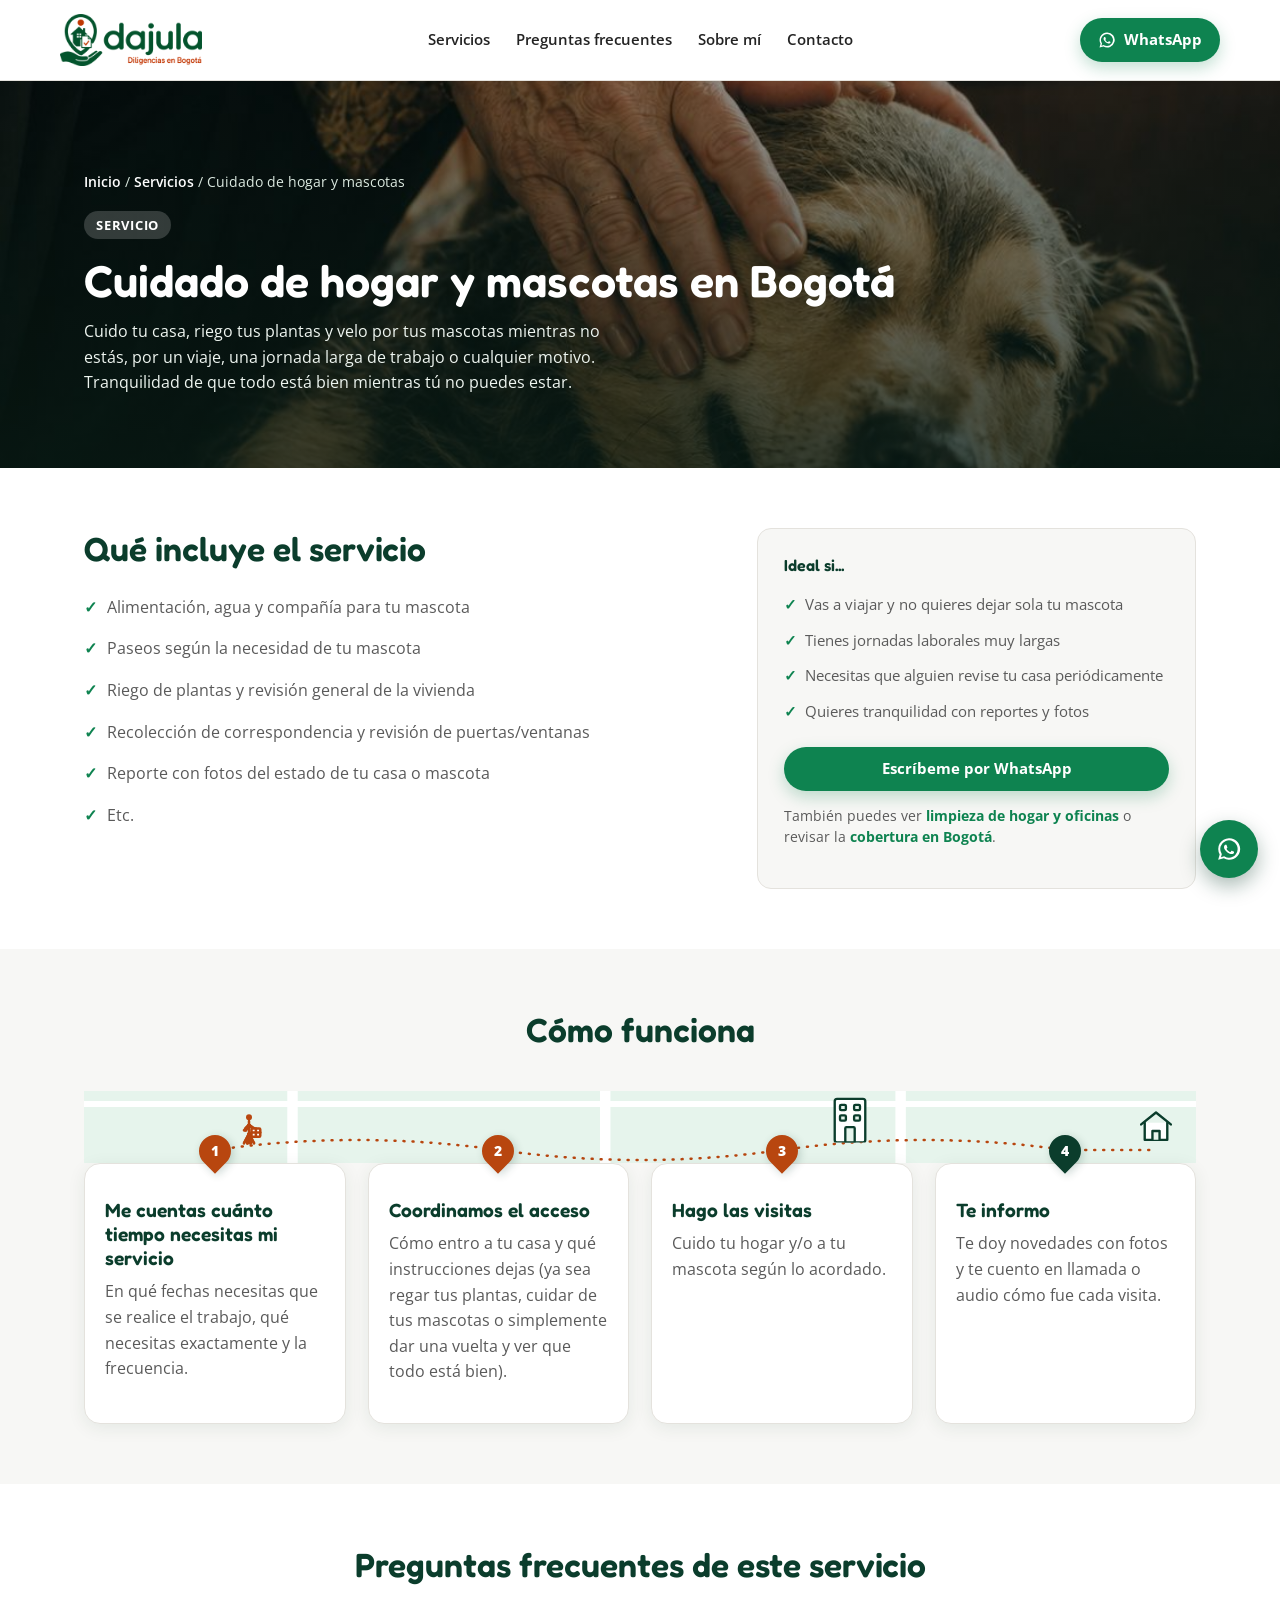
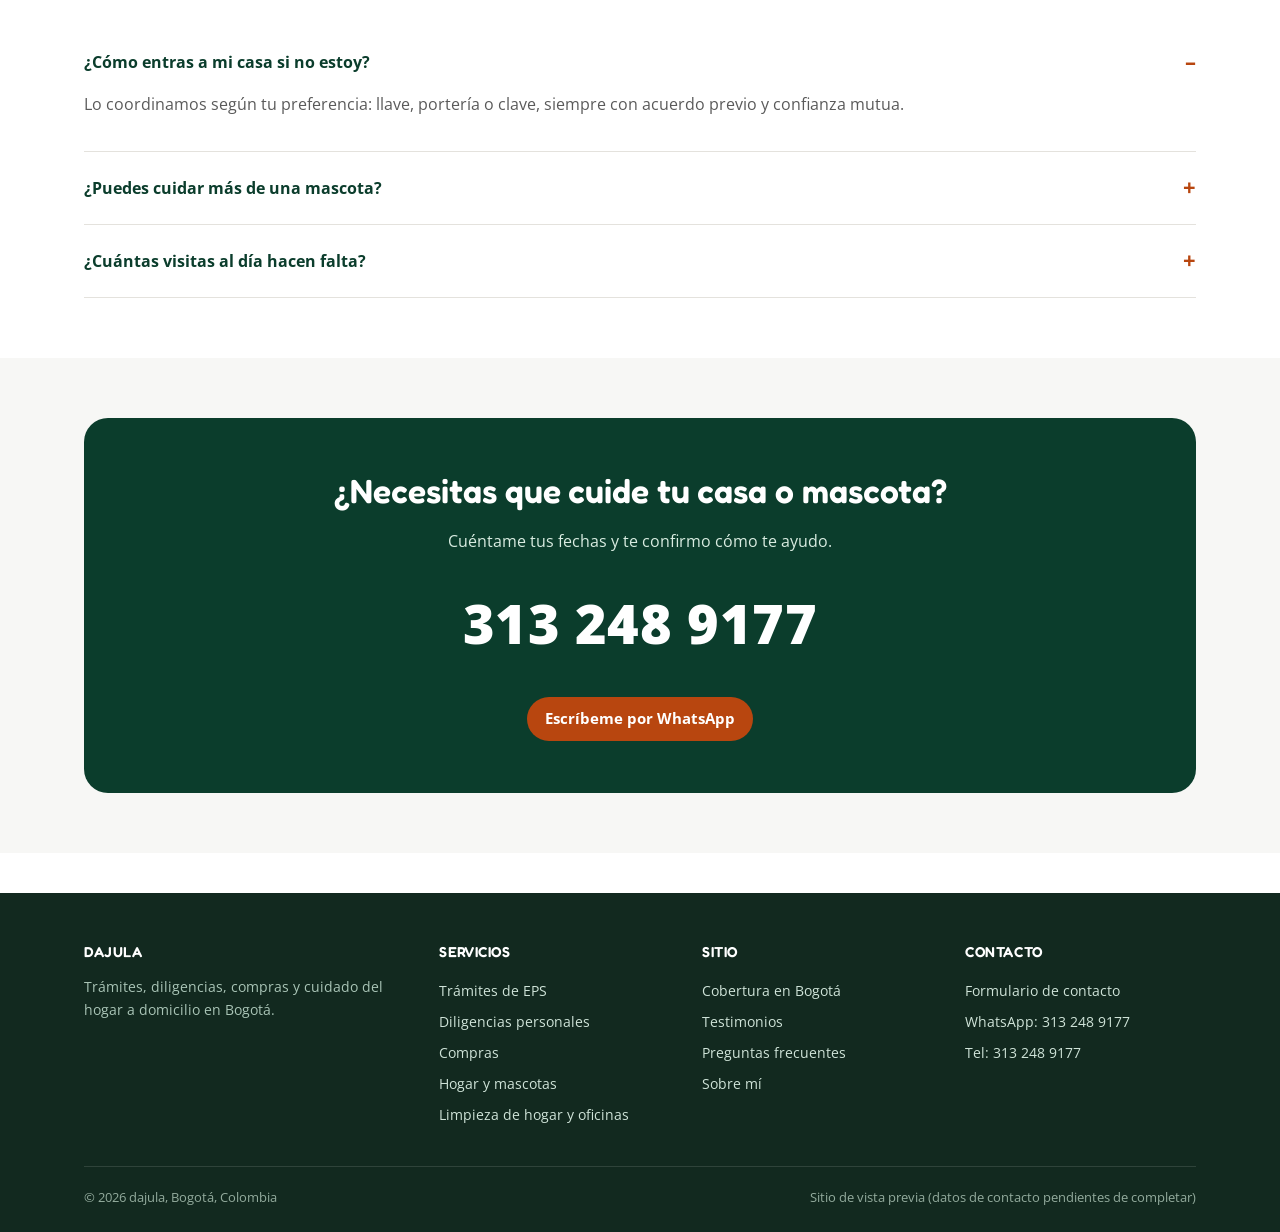
<file: servicios/cuidado-hogar-mascotas.html>
<!DOCTYPE html>
<html lang="es-CO">
<head>
<meta charset="UTF-8">
<meta name="viewport" content="width=device-width, initial-scale=1.0">
<title>Cuidado de Hogar y Mascotas en Bogotá | dajula</title>
<meta name="description" content="Cuido tu casa y tus mascotas mientras no estás, en Bogotá. Riego de plantas, revisión del hogar, alimentación y compañía para tu mascota.">
<link rel="preconnect" href="https://fonts.googleapis.com">
<link rel="preconnect" href="https://fonts.gstatic.com" crossorigin>
<link href="https://fonts.googleapis.com/css2?family=Fredoka:wght@500;600;700&family=Open+Sans:wght@400;600;700&display=swap" rel="stylesheet">
<link rel="stylesheet" href="../assets/css/style.css">
<link rel="icon" href="../assets/img/favicon.svg" type="image/svg+xml">
<script type="application/ld+json">
{
  "@context": "https://schema.org",
  "@type": "Service",
  "serviceType": "Cuidado de hogar y mascotas",
  "provider": {"@type": "LocalBusiness", "name": "dajula"},
  "areaServed": "Bogotá, Colombia",
  "description": "Cuidado de la vivienda y de mascotas mientras el cliente está fuera, en Bogotá."
}
</script>
<script type="application/ld+json">
{
  "@context": "https://schema.org",
  "@type": "BreadcrumbList",
  "itemListElement": [{"@type":"ListItem","position":1,"name":"Inicio","item":"https://hago-tu-diligencia.vercel.app/"},{"@type":"ListItem","position":2,"name":"Servicios","item":"https://hago-tu-diligencia.vercel.app/servicios/index.html"},{"@type":"ListItem","position":3,"name":"Cuidado de hogar y mascotas","item":"https://hago-tu-diligencia.vercel.app/servicios/cuidado-hogar-mascotas.html"}]
}
</script>
</head>
<body>

<header class="site">
  <div class="wrap nav-bar">
    <a href="../index.html" class="logo"><img src="../assets/img/logo-dajula.png" alt="dajula — Diligencias en Bogotá" width="360" height="132"></a>
    <nav class="menu">
      <ul>
        <li class="has-sub">
          <a href="index.html">Servicios</a>
          <ul class="sub">
            <li><a href="index.html">Todos los servicios</a></li>
            <li><a href="tramites-eps.html">Trámites de EPS</a></li>
            <li><a href="diligencias-personales.html">Diligencias personales</a></li>
            <li><a href="compras.html">Compras</a></li>
            <li><a href="cuidado-hogar-mascotas.html">Cuidado hogar y mascotas</a></li>
            <li><a href="limpieza-hogar.html">Limpieza de hogar y oficinas</a></li>
            <li><a href="a-medida.html">A la medida</a></li>
          </ul>
        </li>
        <li><a href="../faq.html">Preguntas frecuentes</a></li>
        <li><a href="../sobre-mi.html">Sobre mí</a></li>
        <li><a href="../contacto.html">Contacto</a></li>
      </ul>
    </nav>
    <div class="nav-right">
      <a href="https://wa.me/573132489177?text=Hola%2C%20necesito%20ayuda%20con%20el%20cuidado%20de%20mi%20hogar%20o%20mascota" class="btn-wsp">
        <svg width="18" height="18" viewBox="0 0 24 24" fill="currentColor"><path d="M12 2a10 10 0 0 0-8.6 15L2 22l5.2-1.4A10 10 0 1 0 12 2zm0 18a8 8 0 0 1-4.1-1.1l-.3-.2-3 .8.8-2.9-.2-.3A8 8 0 1 1 12 20zm4.4-5.6c-.2-.1-1.4-.7-1.6-.8-.2-.1-.4-.1-.5.1-.2.2-.6.8-.8 1-.1.2-.3.2-.5.1-.2-.1-1-.4-1.9-1.2-.7-.6-1.2-1.4-1.3-1.6-.1-.2 0-.4.1-.5l.4-.4c.1-.1.2-.3.2-.4.1-.1 0-.3 0-.4-.1-.1-.5-1.3-.7-1.8-.2-.5-.4-.4-.5-.4h-.5c-.2 0-.4.1-.6.3-.2.2-.8.8-.8 1.9 0 1.1.8 2.2.9 2.4.1.2 1.6 2.5 3.9 3.4.5.2 1 .4 1.3.5.5.2 1 .1 1.4.1.4-.1 1.4-.6 1.6-1.1.2-.5.2-1 .1-1.1-.1-.1-.2-.1-.4-.2z"/></svg>
        WhatsApp
      </a>
    </div>
    <button class="burger" aria-label="Menú">☰</button>
  </div>
</header>

<section class="page-hero has-photo" style="background-image:url('../assets/img/servicio-mascotas.jpg');">
  <div class="wrap">
    <div class="breadcrumb"><a href="../index.html">Inicio</a> / <a href="index.html">Servicios</a> / Cuidado de hogar y mascotas</div>
    <span class="eyebrow">Servicio</span>
    <h1>Cuidado de hogar y mascotas en Bogotá</h1>
    <p>Cuido tu casa, riego tus plantas y velo por tus mascotas mientras no estás, por un viaje, una jornada larga de trabajo o cualquier motivo. Tranquilidad de que todo está bien mientras tú no puedes estar.</p>
  </div>
</section>

<section>
  <div class="wrap two-col">
    <div>
      <h2>Qué incluye el servicio</h2>
      <ul class="lista-check">
        <li>Alimentación, agua y compañía para tu mascota</li>
        <li>Paseos según la necesidad de tu mascota</li>
        <li>Riego de plantas y revisión general de la vivienda</li>
        <li>Recolección de correspondencia y revisión de puertas/ventanas</li>
        <li>Reporte con fotos del estado de tu casa o mascota</li>
        <li>Etc.</li>
      </ul>

    </div>

    <div class="box-lateral">
      <h4>Ideal si...</h4>
      <ul>
        <li>Vas a viajar y no quieres dejar sola tu mascota</li>
        <li>Tienes jornadas laborales muy largas</li>
        <li>Necesitas que alguien revise tu casa periódicamente</li>
        <li>Quieres tranquilidad con reportes y fotos</li>
      </ul>
      <a href="https://wa.me/573132489177?text=Hola%2C%20necesito%20ayuda%20con%20el%20cuidado%20de%20mi%20hogar%20o%20mascota" class="btn-wsp" style="width:100%;justify-content:center;margin-top:18px;">Escríbeme por WhatsApp</a>
      <p style="margin-top:14px;font-size:.85rem;">También puedes ver <a href="limpieza-hogar.html" style="color:var(--verde);font-weight:700;">limpieza de hogar y oficinas</a> o revisar la <a href="../zonas/bogota.html" style="color:var(--verde);font-weight:700;">cobertura en Bogotá</a>.</p>
    </div>
  </div>
</section>

<section class="alt">
  <div class="wrap">
    <div class="section-head">
      <h2>Cómo funciona</h2>
    </div>
    <div class="how-block">
      <div class="steps">
        <svg class="steps-route-bg" viewBox="0 0 640 72" preserveAspectRatio="none" aria-hidden="true">
          <rect x="0" y="0" width="640" height="72" fill="var(--verde-claro)"/>
          <path d="M120 0 V72 M300 0 V72 M470 0 V72" stroke="#fff" stroke-width="6" stroke-linecap="round"/>
          <path d="M0 13 H640" stroke="#fff" stroke-width="6"/>
        </svg>
        <svg class="route-curve" viewBox="0 0 332 60" preserveAspectRatio="none" aria-hidden="true">
          <path d="M0 30 Q50 10 100 30 Q150 50 200 30 Q250 10 300 30 L332 30" fill="none" stroke="var(--naranja)" stroke-width="2.5" stroke-dasharray="1 8" stroke-linecap="round" vector-effect="non-scaling-stroke"/>
        </svg>
        <span class="route-rail" aria-hidden="true"></span>
        <div class="route-building" aria-hidden="true">
          <svg viewBox="0 0 34 40" width="40" height="47" fill="none" stroke="var(--verde-oscuro)" stroke-width="2" stroke-linecap="round" stroke-linejoin="round">
            <rect x="4" y="3" width="26" height="37" rx="2" fill="#fff"/>
            <rect x="8.5" y="8" width="5" height="4.5" rx="1" fill="var(--verde-claro)"/>
            <rect x="20.5" y="8" width="5" height="4.5" rx="1" fill="var(--verde-claro)"/>
            <rect x="8.5" y="17" width="5" height="4.5" rx="1" fill="var(--verde-claro)"/>
            <rect x="20.5" y="17" width="5" height="4.5" rx="1" fill="var(--verde-claro)"/>
            <rect x="13" y="27" width="8" height="13" rx="1" fill="var(--verde-claro)"/>
          </svg>
        </div>
        <div class="route-house" aria-hidden="true">
          <svg viewBox="0 0 32 30" width="38" height="36" fill="none" stroke="var(--verde-oscuro)" stroke-width="2" stroke-linecap="round" stroke-linejoin="round">
            <path d="M6.5 13.5V28h19V13.5" fill="#fff"/>
            <path d="M3.5 15 16 5 28.5 15"/>
            <path d="M13 28v-7.5h6V28" fill="var(--verde-claro)"/>
          </svg>
        </div>
        <div class="route-receiver" aria-hidden="true">
          <svg viewBox="0 0 24 30" width="30" height="38" fill="none" stroke="var(--verde-oscuro)" stroke-width="2" stroke-linecap="round" stroke-linejoin="round">
            <circle cx="12" cy="4" r="2.4" fill="var(--verde-oscuro)" stroke="none"/>
            <line x1="12" y1="7" x2="12" y2="17"/>
            <line x1="12" y1="10" x2="7.5" y2="13.5"/>
            <line x1="12" y1="17" x2="9" y2="25"/>
            <line x1="12" y1="17" x2="15" y2="25"/>
            <g class="recv-box">
              <rect x="2.5" y="13.5" width="7" height="6.5" rx="0.8" fill="#fff"/>
              <line x1="2.5" y1="16.7" x2="9.5" y2="16.7"/>
              <line x1="6" y1="13.5" x2="6" y2="20"/>
            </g>
          </svg>
        </div>
        <div class="route-walker" aria-hidden="true">
          <svg class="walk-chat" viewBox="0 0 24 14" width="28" height="16" fill="none">
            <rect x="6" y="1" width="17" height="10.5" rx="4" fill="#fff" stroke="var(--naranja)" stroke-width="1.4"/>
            <circle cx="11" cy="6.2" r="1" fill="var(--naranja)"/>
            <circle cx="14.5" cy="6.2" r="1" fill="var(--naranja)"/>
            <circle cx="18" cy="6.2" r="1" fill="var(--naranja)"/>
            <circle cx="3.2" cy="12" r="1.7" fill="#fff" stroke="var(--naranja)" stroke-width="1.2"/>
          </svg>
          <svg class="walk-body" viewBox="0 0 24 30" width="30" height="38" fill="none" stroke="var(--naranja)" stroke-width="2" stroke-linecap="round" stroke-linejoin="round">
            <circle cx="12" cy="4" r="2.4" fill="var(--naranja)" stroke="none"/>
            <line x1="12" y1="7" x2="12" y2="17"/>
            <g class="walk-free">
              <line x1="12" y1="10" x2="16" y2="14"/>
            </g>
            <g class="walk-box">
              <line x1="12" y1="10" x2="16.5" y2="13"/>
              <rect x="14" y="13" width="7" height="6.5" rx="0.8" fill="#fff"/>
              <line x1="14" y1="16.2" x2="21" y2="16.2"/>
              <line x1="17.5" y1="13" x2="17.5" y2="19.5"/>
            </g>
            <g class="walk-cycle">
              <g class="walk-p1">
                <line x1="12" y1="10" x2="8" y2="14.5"/>
                <line x1="12" y1="17" x2="8" y2="25"/>
                <line x1="12" y1="17" x2="16" y2="24.5"/>
              </g>
              <g class="walk-p2">
                <line x1="12" y1="10" x2="9.5" y2="14.5"/>
                <line x1="12" y1="17" x2="11" y2="25"/>
                <line x1="12" y1="17" x2="13.5" y2="24"/>
              </g>
              <g class="walk-p3">
                <line x1="12" y1="10" x2="9" y2="13"/>
                <line x1="12" y1="17" x2="16" y2="25"/>
                <line x1="12" y1="17" x2="8" y2="24.5"/>
              </g>
              <g class="walk-p4">
                <line x1="12" y1="10" x2="9.5" y2="14.5"/>
                <line x1="12" y1="17" x2="13" y2="25"/>
                <line x1="12" y1="17" x2="10.5" y2="24"/>
              </g>
            </g>
            <g class="walk-still">
              <line x1="12" y1="10" x2="8.5" y2="14.5"/>
              <line x1="12" y1="17" x2="10.5" y2="25"/>
              <line x1="12" y1="17" x2="13.5" y2="25"/>
            </g>
          </svg>
        </div>
        <div class="step"><div class="num"><span>1</span></div><h3>Me cuentas cuánto tiempo necesitas mi servicio</h3><p>En qué fechas necesitas que se realice el trabajo, qué necesitas exactamente y la frecuencia.</p></div>
        <div class="step"><div class="num"><span>2</span></div><h3>Coordinamos el acceso</h3><p>Cómo entro a tu casa y qué instrucciones dejas (ya sea regar tus plantas, cuidar de tus mascotas o simplemente dar una vuelta y ver que todo está bien).</p></div>
        <div class="step"><div class="num"><span>3</span></div><h3>Hago las visitas</h3><p>Cuido tu hogar y/o a tu mascota según lo acordado.</p></div>
        <div class="step"><div class="num"><span>4</span></div><h3>Te informo</h3><p>Te doy novedades con fotos y te cuento en llamada o audio cómo fue cada visita.</p></div>
    </div>
    </div>
  </div>
</section>

<section>
  <div class="wrap">
    <div class="section-head">
      <h2>Preguntas frecuentes de este servicio</h2>
    </div>
      <details class="faq-item" open>
        <summary>¿Cómo entras a mi casa si no estoy?</summary>
        <p>Lo coordinamos según tu preferencia: llave, portería o clave, siempre con acuerdo previo y confianza mutua.</p>
      </details>
      <details class="faq-item">
        <summary>¿Puedes cuidar más de una mascota?</summary>
        <p>Sí, cuéntame cuántas mascotas, su raza y qué necesidades tiene cada una para confirmarte el servicio y su coste.</p>
      </details>
      <details class="faq-item">
        <summary>¿Cuántas visitas al día hacen falta?</summary>
        <p>Depende de tu mascota y de tu hogar; lo definimos juntos según tu caso.</p>
      </details>
  </div>
</section>

<section class="alt">
  <div class="wrap">
    <div class="cta-final">
      <h2>¿Necesitas que cuide tu casa o mascota?</h2>
      <p>Cuéntame tus fechas y te confirmo cómo te ayudo.</p>
      <a href="tel:+573132489177" class="cta-phone">313 248 9177</a>
      <a href="https://wa.me/573132489177?text=Hola%2C%20necesito%20ayuda%20con%20el%20cuidado%20de%20mi%20hogar%20o%20mascota" class="btn-wsp">Escríbeme por WhatsApp</a>
    </div>
  </div>
</section>

<footer class="site">
  <div class="wrap">
    <div class="footer-grid">
      <div>
        <h4 style="color:#fff;">dajula</h4>
        <p style="color:#a9c4b6;font-size:.9rem;">Trámites, diligencias, compras y cuidado del hogar a domicilio en Bogotá.</p>
      </div>
      <div>
        <h4>Servicios</h4>
        <a href="tramites-eps.html">Trámites de EPS</a>
        <a href="diligencias-personales.html">Diligencias personales</a>
        <a href="compras.html">Compras</a>
        <a href="cuidado-hogar-mascotas.html">Hogar y mascotas</a>
        <a href="limpieza-hogar.html">Limpieza de hogar y oficinas</a>
      </div>
      <div>
        <h4>Sitio</h4>
        <a href="../zonas/bogota.html">Cobertura en Bogotá</a>
        <a href="../testimonios.html">Testimonios</a>
        <a href="../faq.html">Preguntas frecuentes</a>
        <a href="../sobre-mi.html">Sobre mí</a>
      </div>
      <div>
        <h4>Contacto</h4>
        <a href="../contacto.html">Formulario de contacto</a>
        <a href="https://wa.me/573132489177?text=Hola%2C%20quiero%20saber%20m%C3%A1s%20sobre%20c%C3%B3mo%20puedes%20ayudarme%20con%20el%20cuidado%20de%20mi%20hogar%20y%20mis%20mascotas">WhatsApp: 313 248 9177</a>
        <a href="tel:+573132489177">Tel: 313 248 9177</a>
      </div>
    </div>
    <div class="footer-bottom">
      <span>© 2026 dajula, Bogotá, Colombia</span>
      <span>Sitio de vista previa (datos de contacto pendientes de completar)</span>
    </div>
  </div>
</footer>

<a href="https://wa.me/573132489177?text=Hola%2C%20necesito%20ayuda%20con%20el%20cuidado%20de%20mi%20hogar%20o%20mascota" class="wsp-float" aria-label="WhatsApp">
  <svg width="26" height="26" viewBox="0 0 24 24" fill="currentColor"><path d="M12 2a10 10 0 0 0-8.6 15L2 22l5.2-1.4A10 10 0 1 0 12 2zm0 18a8 8 0 0 1-4.1-1.1l-.3-.2-3 .8.8-2.9-.2-.3A8 8 0 1 1 12 20zm4.4-5.6c-.2-.1-1.4-.7-1.6-.8-.2-.1-.4-.1-.5.1-.2.2-.6.8-.8 1-.1.2-.3.2-.5.1-.2-.1-1-.4-1.9-1.2-.7-.6-1.2-1.4-1.3-1.6-.1-.2 0-.4.1-.5l.4-.4c.1-.1.2-.3.2-.4.1-.1 0-.3 0-.4-.1-.1-.5-1.3-.7-1.8-.2-.5-.4-.4-.5-.4h-.5c-.2 0-.4.1-.6.3-.2.2-.8.8-.8 1.9 0 1.1.8 2.2.9 2.4.1.2 1.6 2.5 3.9 3.4.5.2 1 .4 1.3.5.5.2 1 .1 1.4.1.4-.1 1.4-.6 1.6-1.1.2-.5.2-1 .1-1.1-.1-.1-.2-.1-.4-.2z"/></svg>
</a>

<script src="../assets/js/main.js"></script>
</body>
</html>
</file>
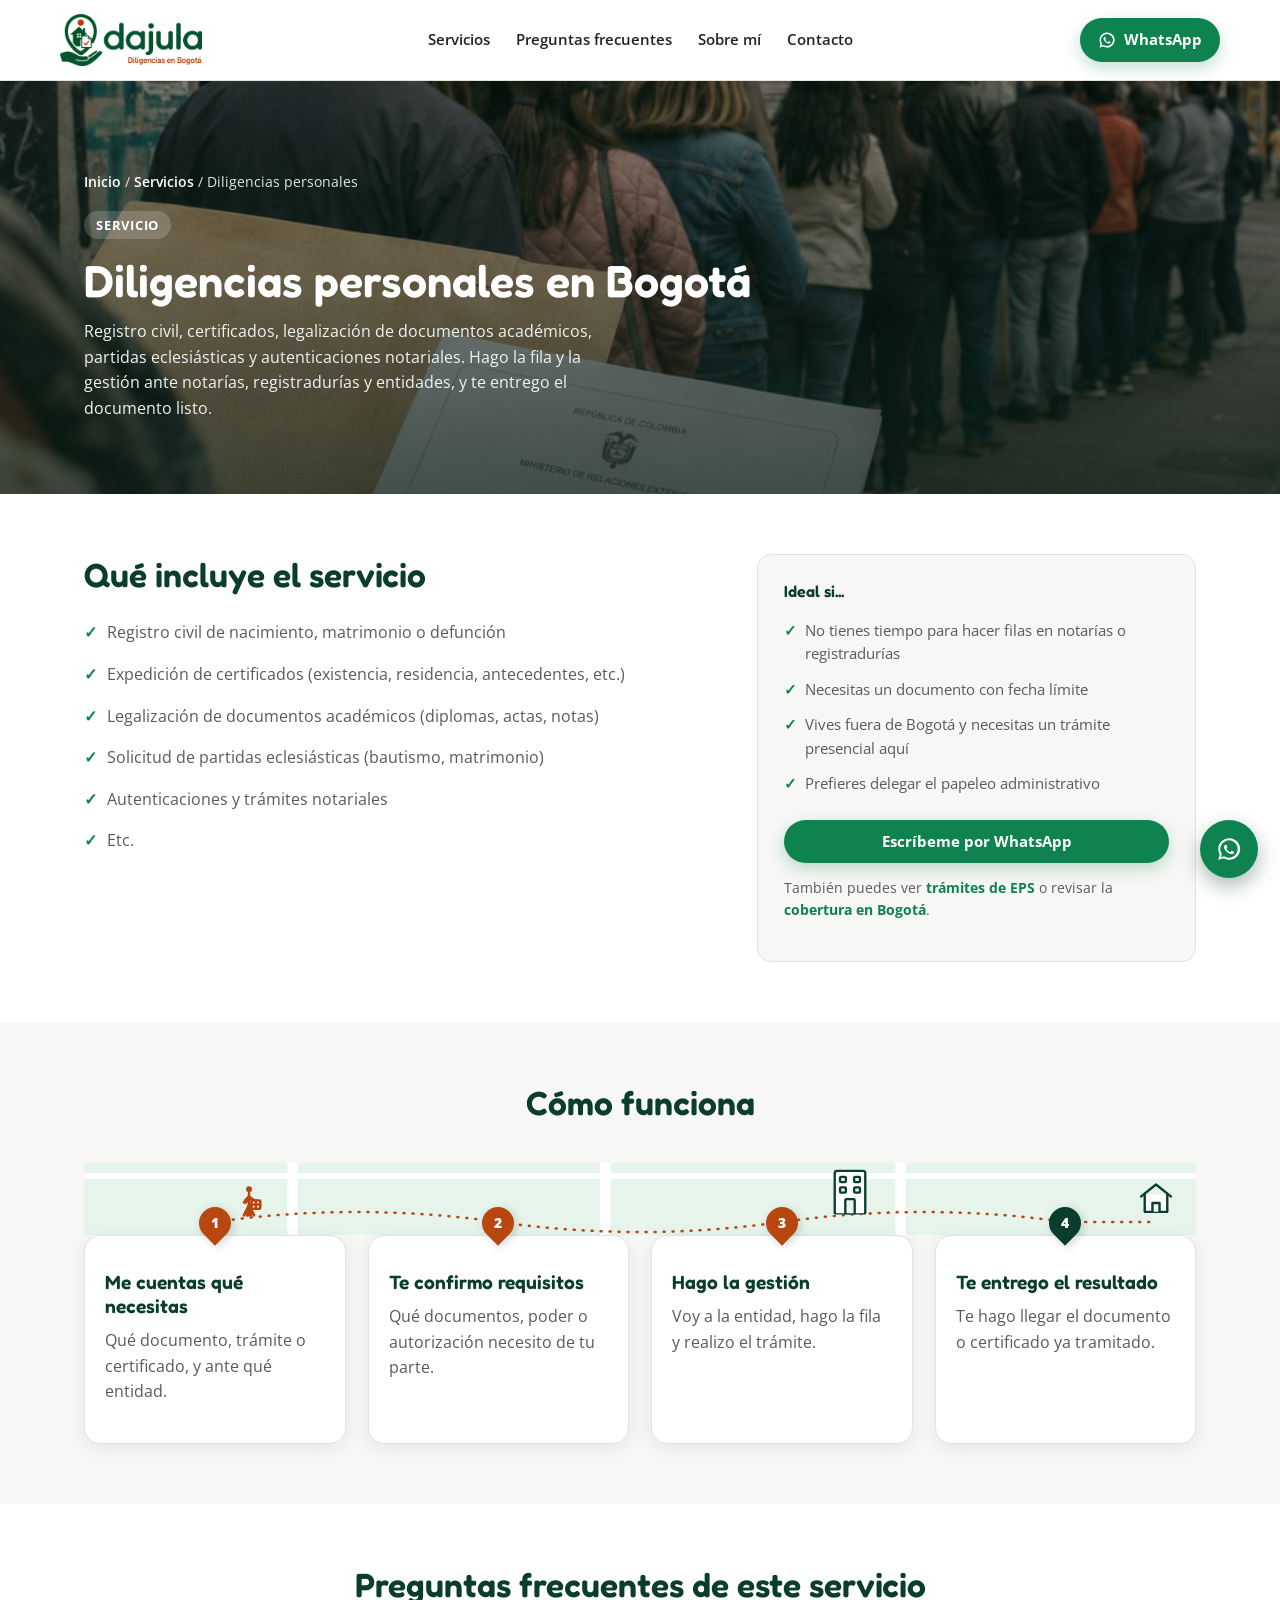
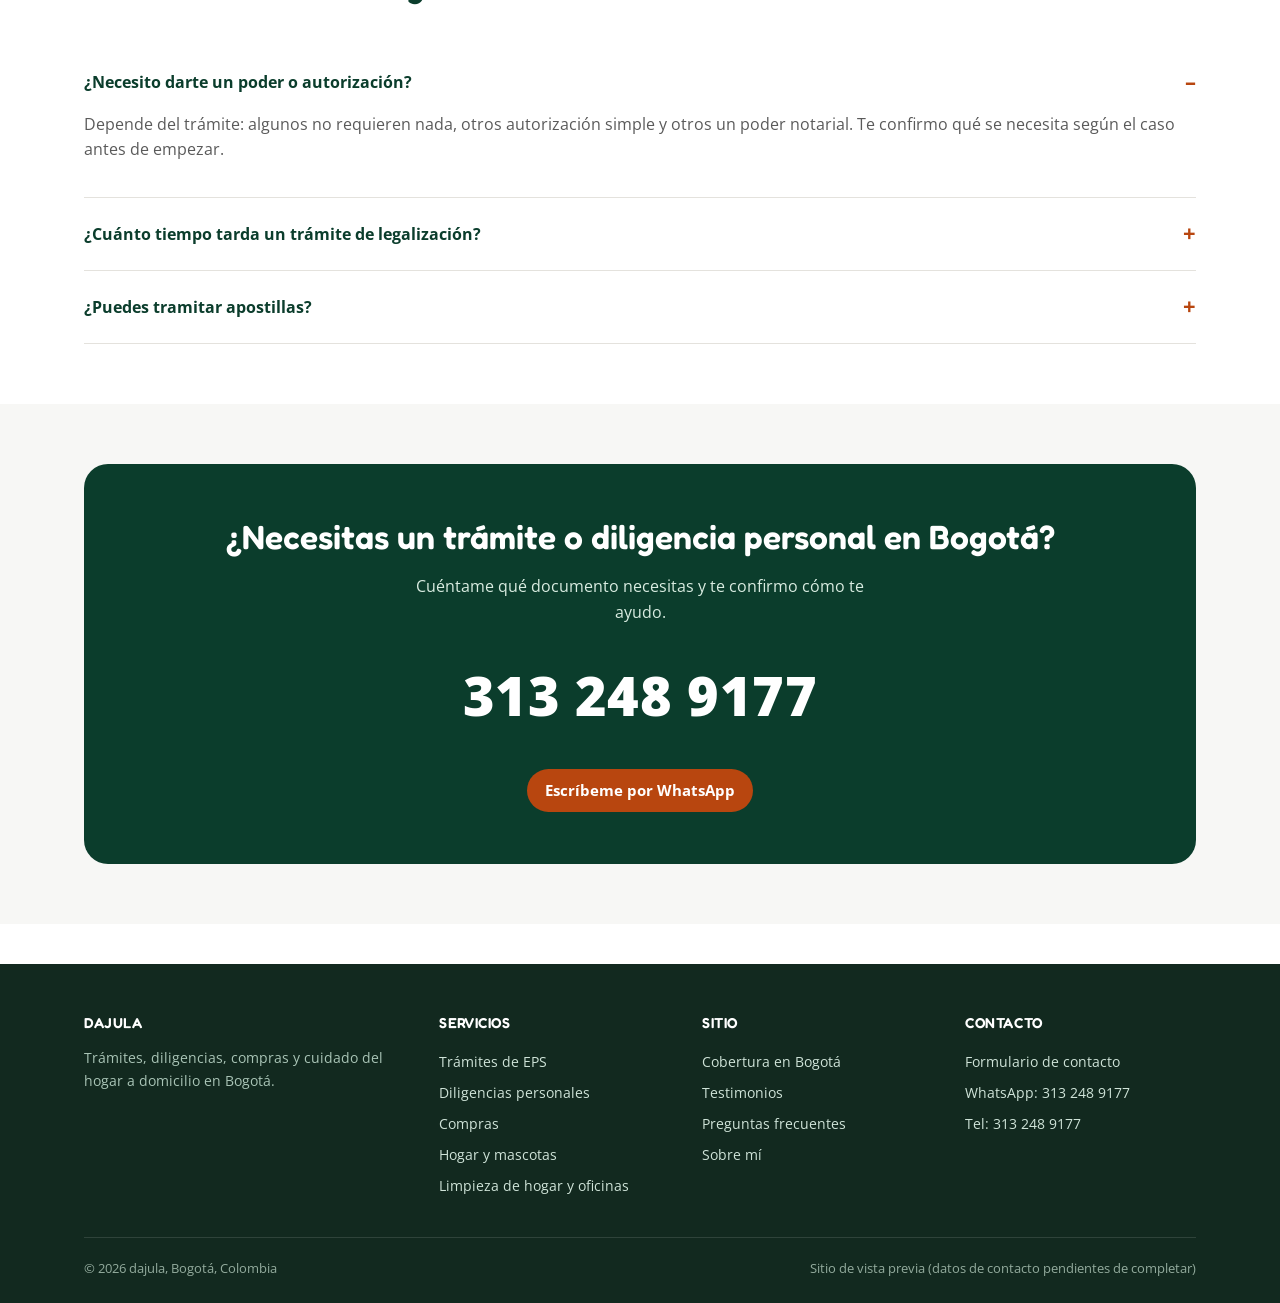
<file: servicios/diligencias-personales.html>
<!DOCTYPE html>
<html lang="es-CO">
<head>
<meta charset="UTF-8">
<meta name="viewport" content="width=device-width, initial-scale=1.0">
<title>Diligencias Personales en Bogotá | dajula</title>
<meta name="description" content="Registro civil, certificados, legalización de documentos académicos, partidas eclesiásticas y autenticaciones en Bogotá. Yo hago la gestión por ti.">
<link rel="preconnect" href="https://fonts.googleapis.com">
<link rel="preconnect" href="https://fonts.gstatic.com" crossorigin>
<link href="https://fonts.googleapis.com/css2?family=Fredoka:wght@500;600;700&family=Open+Sans:wght@400;600;700&display=swap" rel="stylesheet">
<link rel="stylesheet" href="../assets/css/style.css">
<link rel="icon" href="../assets/img/favicon.svg" type="image/svg+xml">
<script type="application/ld+json">
{
  "@context": "https://schema.org",
  "@type": "Service",
  "serviceType": "Diligencias personales y trámites notariales",
  "provider": {"@type": "LocalBusiness", "name": "dajula"},
  "areaServed": "Bogotá, Colombia",
  "description": "Registro civil, certificados, legalización de documentos académicos, partidas eclesiásticas y autenticaciones en Bogotá."
}
</script>
<script type="application/ld+json">
{
  "@context": "https://schema.org",
  "@type": "BreadcrumbList",
  "itemListElement": [{"@type":"ListItem","position":1,"name":"Inicio","item":"https://hago-tu-diligencia.vercel.app/"},{"@type":"ListItem","position":2,"name":"Servicios","item":"https://hago-tu-diligencia.vercel.app/servicios/index.html"},{"@type":"ListItem","position":3,"name":"Diligencias personales","item":"https://hago-tu-diligencia.vercel.app/servicios/diligencias-personales.html"}]
}
</script>
</head>
<body>

<header class="site">
  <div class="wrap nav-bar">
    <a href="../index.html" class="logo"><img src="../assets/img/logo-dajula.png" alt="dajula — Diligencias en Bogotá" width="360" height="132"></a>
    <nav class="menu">
      <ul>
        <li class="has-sub">
          <a href="index.html">Servicios</a>
          <ul class="sub">
            <li><a href="index.html">Todos los servicios</a></li>
            <li><a href="tramites-eps.html">Trámites de EPS</a></li>
            <li><a href="diligencias-personales.html">Diligencias personales</a></li>
            <li><a href="compras.html">Compras</a></li>
            <li><a href="cuidado-hogar-mascotas.html">Cuidado hogar y mascotas</a></li>
            <li><a href="limpieza-hogar.html">Limpieza de hogar y oficinas</a></li>
            <li><a href="a-medida.html">A la medida</a></li>
          </ul>
        </li>
        <li><a href="../faq.html">Preguntas frecuentes</a></li>
        <li><a href="../sobre-mi.html">Sobre mí</a></li>
        <li><a href="../contacto.html">Contacto</a></li>
      </ul>
    </nav>
    <div class="nav-right">
      <a href="https://wa.me/573132489177?text=Hola%2C%20necesito%20ayuda%20con%20una%20diligencia%20personal" class="btn-wsp">
        <svg width="18" height="18" viewBox="0 0 24 24" fill="currentColor"><path d="M12 2a10 10 0 0 0-8.6 15L2 22l5.2-1.4A10 10 0 1 0 12 2zm0 18a8 8 0 0 1-4.1-1.1l-.3-.2-3 .8.8-2.9-.2-.3A8 8 0 1 1 12 20zm4.4-5.6c-.2-.1-1.4-.7-1.6-.8-.2-.1-.4-.1-.5.1-.2.2-.6.8-.8 1-.1.2-.3.2-.5.1-.2-.1-1-.4-1.9-1.2-.7-.6-1.2-1.4-1.3-1.6-.1-.2 0-.4.1-.5l.4-.4c.1-.1.2-.3.2-.4.1-.1 0-.3 0-.4-.1-.1-.5-1.3-.7-1.8-.2-.5-.4-.4-.5-.4h-.5c-.2 0-.4.1-.6.3-.2.2-.8.8-.8 1.9 0 1.1.8 2.2.9 2.4.1.2 1.6 2.5 3.9 3.4.5.2 1 .4 1.3.5.5.2 1 .1 1.4.1.4-.1 1.4-.6 1.6-1.1.2-.5.2-1 .1-1.1-.1-.1-.2-.1-.4-.2z"/></svg>
        WhatsApp
      </a>
    </div>
    <button class="burger" aria-label="Menú">☰</button>
  </div>
</header>

<section class="page-hero has-photo" style="background-image:url('../assets/img/servicio-diligencias.jpg');">
  <div class="wrap">
    <div class="breadcrumb"><a href="../index.html">Inicio</a> / <a href="index.html">Servicios</a> / Diligencias personales</div>
    <span class="eyebrow">Servicio</span>
    <h1>Diligencias personales en Bogotá</h1>
    <p>Registro civil, certificados, legalización de documentos académicos, partidas eclesiásticas y autenticaciones notariales. Hago la fila y la gestión ante notarías, registradurías y entidades, y te entrego el documento listo.</p>
  </div>
</section>

<section>
  <div class="wrap two-col">
    <div>
      <h2>Qué incluye el servicio</h2>
      <ul class="lista-check">
        <li>Registro civil de nacimiento, matrimonio o defunción</li>
        <li>Expedición de certificados (existencia, residencia, antecedentes, etc.)</li>
        <li>Legalización de documentos académicos (diplomas, actas, notas)</li>
        <li>Solicitud de partidas eclesiásticas (bautismo, matrimonio)</li>
        <li>Autenticaciones y trámites notariales</li>
        <li>Etc.</li>
      </ul>

    </div>

    <div class="box-lateral">
      <h4>Ideal si...</h4>
      <ul>
        <li>No tienes tiempo para hacer filas en notarías o registradurías</li>
        <li>Necesitas un documento con fecha límite</li>
        <li>Vives fuera de Bogotá y necesitas un trámite presencial aquí</li>
        <li>Prefieres delegar el papeleo administrativo</li>
      </ul>
      <a href="https://wa.me/573132489177?text=Hola%2C%20necesito%20ayuda%20con%20una%20diligencia%20personal" class="btn-wsp" style="width:100%;justify-content:center;margin-top:18px;">Escríbeme por WhatsApp</a>
      <p style="margin-top:14px;font-size:.85rem;">También puedes ver <a href="tramites-eps.html" style="color:var(--verde);font-weight:700;">trámites de EPS</a> o revisar la <a href="../zonas/bogota.html" style="color:var(--verde);font-weight:700;">cobertura en Bogotá</a>.</p>
    </div>
  </div>
</section>

<section class="alt">
  <div class="wrap">
    <div class="section-head">
      <h2>Cómo funciona</h2>
    </div>
    <div class="how-block">
      <div class="steps">
        <svg class="steps-route-bg" viewBox="0 0 640 72" preserveAspectRatio="none" aria-hidden="true">
          <rect x="0" y="0" width="640" height="72" fill="var(--verde-claro)"/>
          <path d="M120 0 V72 M300 0 V72 M470 0 V72" stroke="#fff" stroke-width="6" stroke-linecap="round"/>
          <path d="M0 13 H640" stroke="#fff" stroke-width="6"/>
        </svg>
        <svg class="route-curve" viewBox="0 0 332 60" preserveAspectRatio="none" aria-hidden="true">
          <path d="M0 30 Q50 10 100 30 Q150 50 200 30 Q250 10 300 30 L332 30" fill="none" stroke="var(--naranja)" stroke-width="2.5" stroke-dasharray="1 8" stroke-linecap="round" vector-effect="non-scaling-stroke"/>
        </svg>
        <span class="route-rail" aria-hidden="true"></span>
        <div class="route-building" aria-hidden="true">
          <svg viewBox="0 0 34 40" width="40" height="47" fill="none" stroke="var(--verde-oscuro)" stroke-width="2" stroke-linecap="round" stroke-linejoin="round">
            <rect x="4" y="3" width="26" height="37" rx="2" fill="#fff"/>
            <rect x="8.5" y="8" width="5" height="4.5" rx="1" fill="var(--verde-claro)"/>
            <rect x="20.5" y="8" width="5" height="4.5" rx="1" fill="var(--verde-claro)"/>
            <rect x="8.5" y="17" width="5" height="4.5" rx="1" fill="var(--verde-claro)"/>
            <rect x="20.5" y="17" width="5" height="4.5" rx="1" fill="var(--verde-claro)"/>
            <rect x="13" y="27" width="8" height="13" rx="1" fill="var(--verde-claro)"/>
          </svg>
        </div>
        <div class="route-house" aria-hidden="true">
          <svg viewBox="0 0 32 30" width="38" height="36" fill="none" stroke="var(--verde-oscuro)" stroke-width="2" stroke-linecap="round" stroke-linejoin="round">
            <path d="M6.5 13.5V28h19V13.5" fill="#fff"/>
            <path d="M3.5 15 16 5 28.5 15"/>
            <path d="M13 28v-7.5h6V28" fill="var(--verde-claro)"/>
          </svg>
        </div>
        <div class="route-receiver" aria-hidden="true">
          <svg viewBox="0 0 24 30" width="30" height="38" fill="none" stroke="var(--verde-oscuro)" stroke-width="2" stroke-linecap="round" stroke-linejoin="round">
            <circle cx="12" cy="4" r="2.4" fill="var(--verde-oscuro)" stroke="none"/>
            <line x1="12" y1="7" x2="12" y2="17"/>
            <line x1="12" y1="10" x2="7.5" y2="13.5"/>
            <line x1="12" y1="17" x2="9" y2="25"/>
            <line x1="12" y1="17" x2="15" y2="25"/>
            <g class="recv-box">
              <rect x="2.5" y="13.5" width="7" height="6.5" rx="0.8" fill="#fff"/>
              <line x1="2.5" y1="16.7" x2="9.5" y2="16.7"/>
              <line x1="6" y1="13.5" x2="6" y2="20"/>
            </g>
          </svg>
        </div>
        <div class="route-walker" aria-hidden="true">
          <svg class="walk-chat" viewBox="0 0 24 14" width="28" height="16" fill="none">
            <rect x="6" y="1" width="17" height="10.5" rx="4" fill="#fff" stroke="var(--naranja)" stroke-width="1.4"/>
            <circle cx="11" cy="6.2" r="1" fill="var(--naranja)"/>
            <circle cx="14.5" cy="6.2" r="1" fill="var(--naranja)"/>
            <circle cx="18" cy="6.2" r="1" fill="var(--naranja)"/>
            <circle cx="3.2" cy="12" r="1.7" fill="#fff" stroke="var(--naranja)" stroke-width="1.2"/>
          </svg>
          <svg class="walk-body" viewBox="0 0 24 30" width="30" height="38" fill="none" stroke="var(--naranja)" stroke-width="2" stroke-linecap="round" stroke-linejoin="round">
            <circle cx="12" cy="4" r="2.4" fill="var(--naranja)" stroke="none"/>
            <line x1="12" y1="7" x2="12" y2="17"/>
            <g class="walk-free">
              <line x1="12" y1="10" x2="16" y2="14"/>
            </g>
            <g class="walk-box">
              <line x1="12" y1="10" x2="16.5" y2="13"/>
              <rect x="14" y="13" width="7" height="6.5" rx="0.8" fill="#fff"/>
              <line x1="14" y1="16.2" x2="21" y2="16.2"/>
              <line x1="17.5" y1="13" x2="17.5" y2="19.5"/>
            </g>
            <g class="walk-cycle">
              <g class="walk-p1">
                <line x1="12" y1="10" x2="8" y2="14.5"/>
                <line x1="12" y1="17" x2="8" y2="25"/>
                <line x1="12" y1="17" x2="16" y2="24.5"/>
              </g>
              <g class="walk-p2">
                <line x1="12" y1="10" x2="9.5" y2="14.5"/>
                <line x1="12" y1="17" x2="11" y2="25"/>
                <line x1="12" y1="17" x2="13.5" y2="24"/>
              </g>
              <g class="walk-p3">
                <line x1="12" y1="10" x2="9" y2="13"/>
                <line x1="12" y1="17" x2="16" y2="25"/>
                <line x1="12" y1="17" x2="8" y2="24.5"/>
              </g>
              <g class="walk-p4">
                <line x1="12" y1="10" x2="9.5" y2="14.5"/>
                <line x1="12" y1="17" x2="13" y2="25"/>
                <line x1="12" y1="17" x2="10.5" y2="24"/>
              </g>
            </g>
            <g class="walk-still">
              <line x1="12" y1="10" x2="8.5" y2="14.5"/>
              <line x1="12" y1="17" x2="10.5" y2="25"/>
              <line x1="12" y1="17" x2="13.5" y2="25"/>
            </g>
          </svg>
        </div>
        <div class="step"><div class="num"><span>1</span></div><h3>Me cuentas qué necesitas</h3><p>Qué documento, trámite o certificado, y ante qué entidad.</p></div>
        <div class="step"><div class="num"><span>2</span></div><h3>Te confirmo requisitos</h3><p>Qué documentos, poder o autorización necesito de tu parte.</p></div>
        <div class="step"><div class="num"><span>3</span></div><h3>Hago la gestión</h3><p>Voy a la entidad, hago la fila y realizo el trámite.</p></div>
        <div class="step"><div class="num"><span>4</span></div><h3>Te entrego el resultado</h3><p>Te hago llegar el documento o certificado ya tramitado.</p></div>
    </div>
    </div>
  </div>
</section>

<section>
  <div class="wrap">
    <div class="section-head">
      <h2>Preguntas frecuentes de este servicio</h2>
    </div>
      <details class="faq-item" open>
        <summary>¿Necesito darte un poder o autorización?</summary>
        <p>Depende del trámite: algunos no requieren nada, otros autorización simple y otros un poder notarial. Te confirmo qué se necesita según el caso antes de empezar.</p>
      </details>
      <details class="faq-item">
        <summary>¿Cuánto tiempo tarda un trámite de legalización?</summary>
        <p>Depende de la entidad y del tipo de documento. Te doy un estimado de tiempo antes de iniciar la gestión.</p>
      </details>
      <details class="faq-item">
        <summary>¿Puedes tramitar apostillas?</summary>
        <p>Sí, gestiono la legalización y apostilla de documentos académicos y civiles ante las entidades correspondientes.</p>
      </details>
  </div>
</section>

<section class="alt">
  <div class="wrap">
    <div class="cta-final">
      <h2>¿Necesitas un trámite o diligencia personal en Bogotá?</h2>
      <p>Cuéntame qué documento necesitas y te confirmo cómo te ayudo.</p>
      <a href="tel:+573132489177" class="cta-phone">313 248 9177</a>
      <a href="https://wa.me/573132489177?text=Hola%2C%20necesito%20ayuda%20con%20una%20diligencia%20personal" class="btn-wsp">Escríbeme por WhatsApp</a>
    </div>
  </div>
</section>

<footer class="site">
  <div class="wrap">
    <div class="footer-grid">
      <div>
        <h4 style="color:#fff;">dajula</h4>
        <p style="color:#a9c4b6;font-size:.9rem;">Trámites, diligencias, compras y cuidado del hogar a domicilio en Bogotá.</p>
      </div>
      <div>
        <h4>Servicios</h4>
        <a href="tramites-eps.html">Trámites de EPS</a>
        <a href="diligencias-personales.html">Diligencias personales</a>
        <a href="compras.html">Compras</a>
        <a href="cuidado-hogar-mascotas.html">Hogar y mascotas</a>
        <a href="limpieza-hogar.html">Limpieza de hogar y oficinas</a>
      </div>
      <div>
        <h4>Sitio</h4>
        <a href="../zonas/bogota.html">Cobertura en Bogotá</a>
        <a href="../testimonios.html">Testimonios</a>
        <a href="../faq.html">Preguntas frecuentes</a>
        <a href="../sobre-mi.html">Sobre mí</a>
      </div>
      <div>
        <h4>Contacto</h4>
        <a href="../contacto.html">Formulario de contacto</a>
        <a href="https://wa.me/573132489177?text=Hola%2C%20quiero%20saber%20m%C3%A1s%20sobre%20c%C3%B3mo%20puedes%20ayudarme%20con%20una%20diligencia%20personal">WhatsApp: 313 248 9177</a>
        <a href="tel:+573132489177">Tel: 313 248 9177</a>
      </div>
    </div>
    <div class="footer-bottom">
      <span>© 2026 dajula, Bogotá, Colombia</span>
      <span>Sitio de vista previa (datos de contacto pendientes de completar)</span>
    </div>
  </div>
</footer>

<a href="https://wa.me/573132489177?text=Hola%2C%20necesito%20ayuda%20con%20una%20diligencia%20personal" class="wsp-float" aria-label="WhatsApp">
  <svg width="26" height="26" viewBox="0 0 24 24" fill="currentColor"><path d="M12 2a10 10 0 0 0-8.6 15L2 22l5.2-1.4A10 10 0 1 0 12 2zm0 18a8 8 0 0 1-4.1-1.1l-.3-.2-3 .8.8-2.9-.2-.3A8 8 0 1 1 12 20zm4.4-5.6c-.2-.1-1.4-.7-1.6-.8-.2-.1-.4-.1-.5.1-.2.2-.6.8-.8 1-.1.2-.3.2-.5.1-.2-.1-1-.4-1.9-1.2-.7-.6-1.2-1.4-1.3-1.6-.1-.2 0-.4.1-.5l.4-.4c.1-.1.2-.3.2-.4.1-.1 0-.3 0-.4-.1-.1-.5-1.3-.7-1.8-.2-.5-.4-.4-.5-.4h-.5c-.2 0-.4.1-.6.3-.2.2-.8.8-.8 1.9 0 1.1.8 2.2.9 2.4.1.2 1.6 2.5 3.9 3.4.5.2 1 .4 1.3.5.5.2 1 .1 1.4.1.4-.1 1.4-.6 1.6-1.1.2-.5.2-1 .1-1.1-.1-.1-.2-.1-.4-.2z"/></svg>
</a>

<script src="../assets/js/main.js"></script>
</body>
</html>
</file>
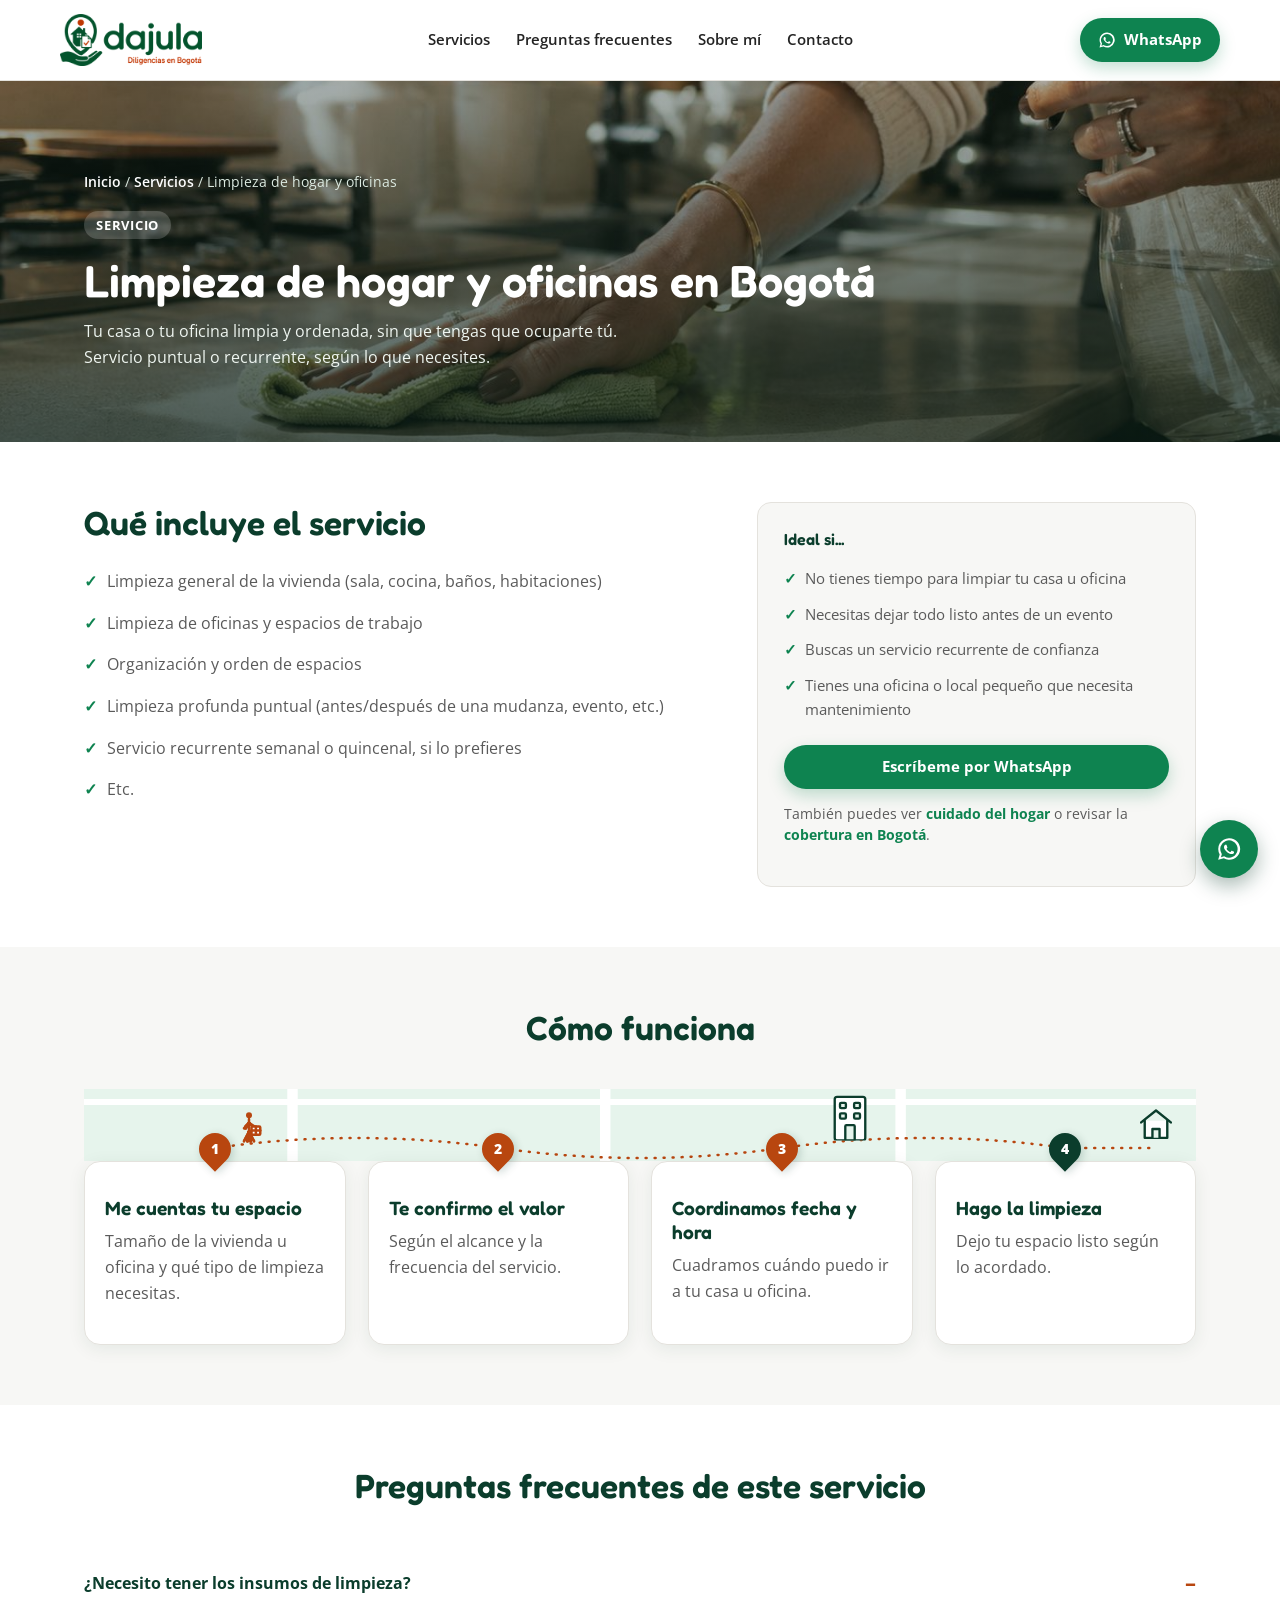
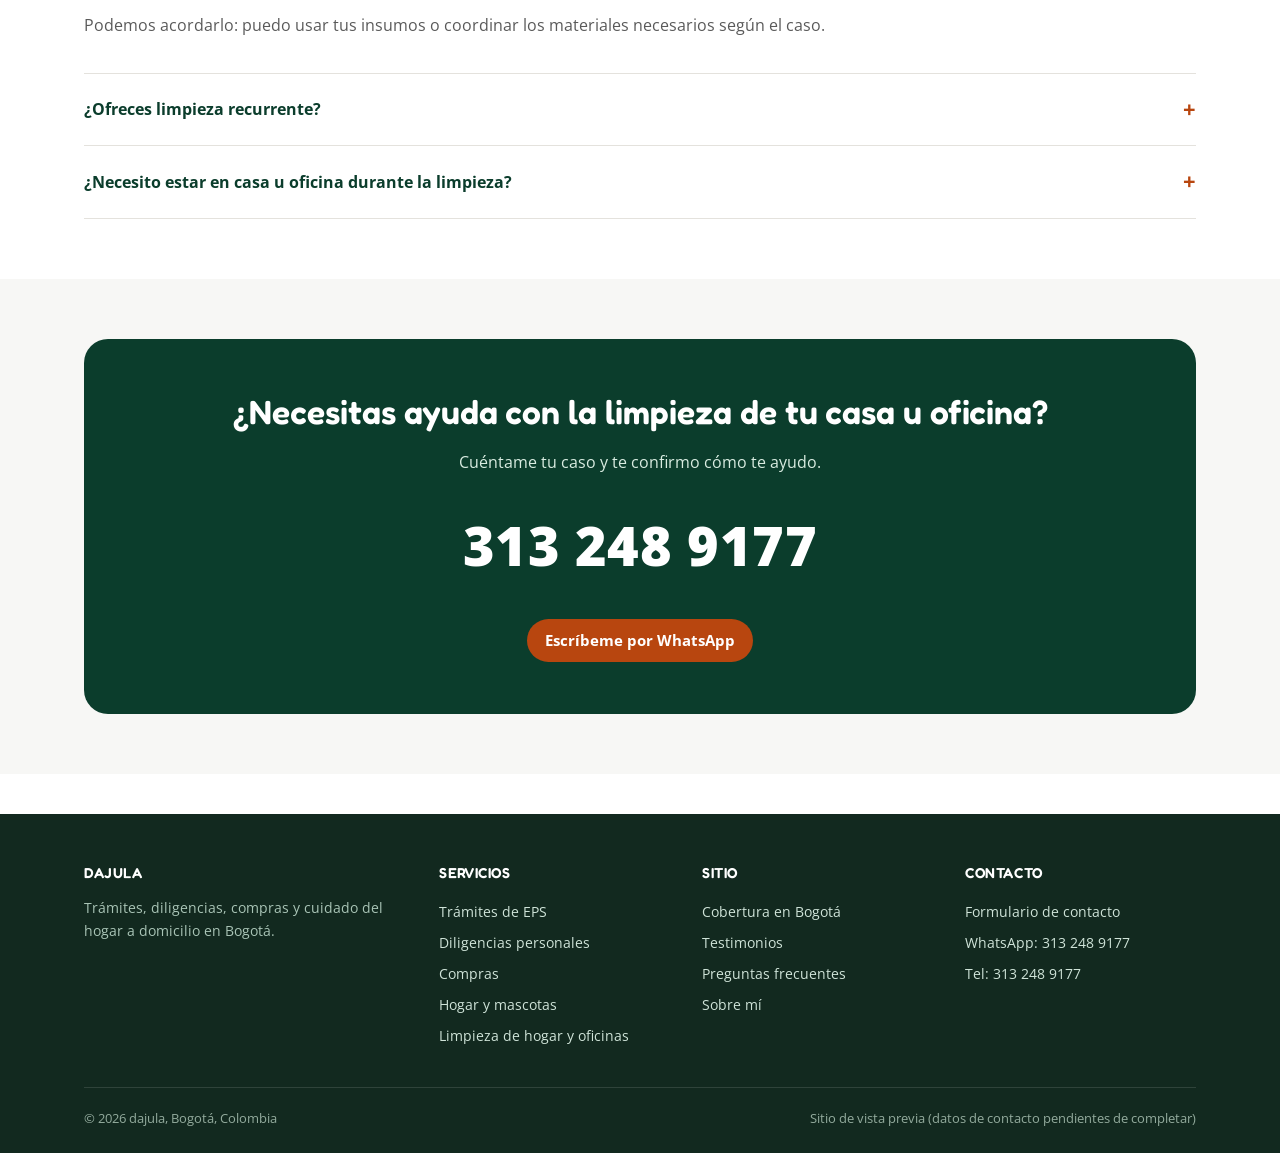
<file: servicios/limpieza-hogar.html>
<!DOCTYPE html>
<html lang="es-CO">
<head>
<meta charset="UTF-8">
<meta name="viewport" content="width=device-width, initial-scale=1.0">
<title>Limpieza de Hogar y Oficinas en Bogotá | dajula</title>
<meta name="description" content="Servicio de limpieza de hogar y oficinas en Bogotá. Tu casa o tu oficina lista y ordenada, sin que tengas que ocuparte tú.">
<link rel="preconnect" href="https://fonts.googleapis.com">
<link rel="preconnect" href="https://fonts.gstatic.com" crossorigin>
<link href="https://fonts.googleapis.com/css2?family=Fredoka:wght@500;600;700&family=Open+Sans:wght@400;600;700&display=swap" rel="stylesheet">
<link rel="stylesheet" href="../assets/css/style.css">
<link rel="icon" href="../assets/img/favicon.svg" type="image/svg+xml">
<script type="application/ld+json">
{
  "@context": "https://schema.org",
  "@type": "Service",
  "serviceType": "Limpieza de hogar y oficinas",
  "provider": {"@type": "LocalBusiness", "name": "dajula"},
  "areaServed": "Bogotá, Colombia",
  "description": "Servicio de limpieza de hogar y oficinas a domicilio en Bogotá."
}
</script>
<script type="application/ld+json">
{
  "@context": "https://schema.org",
  "@type": "BreadcrumbList",
  "itemListElement": [{"@type":"ListItem","position":1,"name":"Inicio","item":"https://hago-tu-diligencia.vercel.app/"},{"@type":"ListItem","position":2,"name":"Servicios","item":"https://hago-tu-diligencia.vercel.app/servicios/index.html"},{"@type":"ListItem","position":3,"name":"Limpieza de hogar y oficinas","item":"https://hago-tu-diligencia.vercel.app/servicios/limpieza-hogar.html"}]
}
</script>
</head>
<body>

<header class="site">
  <div class="wrap nav-bar">
    <a href="../index.html" class="logo"><img src="../assets/img/logo-dajula.png" alt="dajula — Diligencias en Bogotá" width="360" height="132"></a>
    <nav class="menu">
      <ul>
        <li class="has-sub">
          <a href="index.html">Servicios</a>
          <ul class="sub">
            <li><a href="index.html">Todos los servicios</a></li>
            <li><a href="tramites-eps.html">Trámites de EPS</a></li>
            <li><a href="diligencias-personales.html">Diligencias personales</a></li>
            <li><a href="compras.html">Compras</a></li>
            <li><a href="cuidado-hogar-mascotas.html">Cuidado hogar y mascotas</a></li>
            <li><a href="limpieza-hogar.html">Limpieza de hogar y oficinas</a></li>
            <li><a href="a-medida.html">A la medida</a></li>
          </ul>
        </li>
        <li><a href="../faq.html">Preguntas frecuentes</a></li>
        <li><a href="../sobre-mi.html">Sobre mí</a></li>
        <li><a href="../contacto.html">Contacto</a></li>
      </ul>
    </nav>
    <div class="nav-right">
      <a href="https://wa.me/573132489177?text=Hola%2C%20quiero%20saber%20m%C3%A1s%20sobre%20c%C3%B3mo%20puedes%20ayudarme%20con%20la%20limpieza%20de%20mi%20hogar%20u%20oficina" class="btn-wsp">
        <svg width="18" height="18" viewBox="0 0 24 24" fill="currentColor"><path d="M12 2a10 10 0 0 0-8.6 15L2 22l5.2-1.4A10 10 0 1 0 12 2zm0 18a8 8 0 0 1-4.1-1.1l-.3-.2-3 .8.8-2.9-.2-.3A8 8 0 1 1 12 20zm4.4-5.6c-.2-.1-1.4-.7-1.6-.8-.2-.1-.4-.1-.5.1-.2.2-.6.8-.8 1-.1.2-.3.2-.5.1-.2-.1-1-.4-1.9-1.2-.7-.6-1.2-1.4-1.3-1.6-.1-.2 0-.4.1-.5l.4-.4c.1-.1.2-.3.2-.4.1-.1 0-.3 0-.4-.1-.1-.5-1.3-.7-1.8-.2-.5-.4-.4-.5-.4h-.5c-.2 0-.4.1-.6.3-.2.2-.8.8-.8 1.9 0 1.1.8 2.2.9 2.4.1.2 1.6 2.5 3.9 3.4.5.2 1 .4 1.3.5.5.2 1 .1 1.4.1.4-.1 1.4-.6 1.6-1.1.2-.5.2-1 .1-1.1-.1-.1-.2-.1-.4-.2z"/></svg>
        WhatsApp
      </a>
    </div>
    <button class="burger" aria-label="Menú">☰</button>
  </div>
</header>

<section class="page-hero has-photo" style="background-image:url('../assets/img/servicio-limpieza.jpg');">
  <div class="wrap">
    <div class="breadcrumb"><a href="../index.html">Inicio</a> / <a href="index.html">Servicios</a> / Limpieza de hogar y oficinas</div>
    <span class="eyebrow">Servicio</span>
    <h1>Limpieza de hogar y oficinas en Bogotá</h1>
    <p>Tu casa o tu oficina limpia y ordenada, sin que tengas que ocuparte tú. Servicio puntual o recurrente, según lo que necesites.</p>
  </div>
</section>

<section>
  <div class="wrap two-col">
    <div>
      <h2>Qué incluye el servicio</h2>
      <ul class="lista-check">
        <li>Limpieza general de la vivienda (sala, cocina, baños, habitaciones)</li>
        <li>Limpieza de oficinas y espacios de trabajo</li>
        <li>Organización y orden de espacios</li>
        <li>Limpieza profunda puntual (antes/después de una mudanza, evento, etc.)</li>
        <li>Servicio recurrente semanal o quincenal, si lo prefieres</li>
        <li>Etc.</li>
      </ul>

    </div>

    <div class="box-lateral">
      <h4>Ideal si...</h4>
      <ul>
        <li>No tienes tiempo para limpiar tu casa u oficina</li>
        <li>Necesitas dejar todo listo antes de un evento</li>
        <li>Buscas un servicio recurrente de confianza</li>
        <li>Tienes una oficina o local pequeño que necesita mantenimiento</li>
      </ul>
      <a href="https://wa.me/573132489177?text=Hola%2C%20quiero%20saber%20m%C3%A1s%20sobre%20c%C3%B3mo%20puedes%20ayudarme%20con%20la%20limpieza%20de%20mi%20hogar%20u%20oficina" class="btn-wsp" style="width:100%;justify-content:center;margin-top:18px;">Escríbeme por WhatsApp</a>
      <p style="margin-top:14px;font-size:.85rem;">También puedes ver <a href="cuidado-hogar-mascotas.html" style="color:var(--verde);font-weight:700;">cuidado del hogar</a> o revisar la <a href="../zonas/bogota.html" style="color:var(--verde);font-weight:700;">cobertura en Bogotá</a>.</p>
    </div>
  </div>
</section>

<section class="alt">
  <div class="wrap">
    <div class="section-head">
      <h2>Cómo funciona</h2>
    </div>
    <div class="how-block">
      <div class="steps">
        <svg class="steps-route-bg" viewBox="0 0 640 72" preserveAspectRatio="none" aria-hidden="true">
          <rect x="0" y="0" width="640" height="72" fill="var(--verde-claro)"/>
          <path d="M120 0 V72 M300 0 V72 M470 0 V72" stroke="#fff" stroke-width="6" stroke-linecap="round"/>
          <path d="M0 13 H640" stroke="#fff" stroke-width="6"/>
        </svg>
        <svg class="route-curve" viewBox="0 0 332 60" preserveAspectRatio="none" aria-hidden="true">
          <path d="M0 30 Q50 10 100 30 Q150 50 200 30 Q250 10 300 30 L332 30" fill="none" stroke="var(--naranja)" stroke-width="2.5" stroke-dasharray="1 8" stroke-linecap="round" vector-effect="non-scaling-stroke"/>
        </svg>
        <span class="route-rail" aria-hidden="true"></span>
        <div class="route-building" aria-hidden="true">
          <svg viewBox="0 0 34 40" width="40" height="47" fill="none" stroke="var(--verde-oscuro)" stroke-width="2" stroke-linecap="round" stroke-linejoin="round">
            <rect x="4" y="3" width="26" height="37" rx="2" fill="#fff"/>
            <rect x="8.5" y="8" width="5" height="4.5" rx="1" fill="var(--verde-claro)"/>
            <rect x="20.5" y="8" width="5" height="4.5" rx="1" fill="var(--verde-claro)"/>
            <rect x="8.5" y="17" width="5" height="4.5" rx="1" fill="var(--verde-claro)"/>
            <rect x="20.5" y="17" width="5" height="4.5" rx="1" fill="var(--verde-claro)"/>
            <rect x="13" y="27" width="8" height="13" rx="1" fill="var(--verde-claro)"/>
          </svg>
        </div>
        <div class="route-house" aria-hidden="true">
          <svg viewBox="0 0 32 30" width="38" height="36" fill="none" stroke="var(--verde-oscuro)" stroke-width="2" stroke-linecap="round" stroke-linejoin="round">
            <path d="M6.5 13.5V28h19V13.5" fill="#fff"/>
            <path d="M3.5 15 16 5 28.5 15"/>
            <path d="M13 28v-7.5h6V28" fill="var(--verde-claro)"/>
          </svg>
        </div>
        <div class="route-receiver" aria-hidden="true">
          <svg viewBox="0 0 24 30" width="30" height="38" fill="none" stroke="var(--verde-oscuro)" stroke-width="2" stroke-linecap="round" stroke-linejoin="round">
            <circle cx="12" cy="4" r="2.4" fill="var(--verde-oscuro)" stroke="none"/>
            <line x1="12" y1="7" x2="12" y2="17"/>
            <line x1="12" y1="10" x2="7.5" y2="13.5"/>
            <line x1="12" y1="17" x2="9" y2="25"/>
            <line x1="12" y1="17" x2="15" y2="25"/>
            <g class="recv-box">
              <rect x="2.5" y="13.5" width="7" height="6.5" rx="0.8" fill="#fff"/>
              <line x1="2.5" y1="16.7" x2="9.5" y2="16.7"/>
              <line x1="6" y1="13.5" x2="6" y2="20"/>
            </g>
          </svg>
        </div>
        <div class="route-walker" aria-hidden="true">
          <svg class="walk-chat" viewBox="0 0 24 14" width="28" height="16" fill="none">
            <rect x="6" y="1" width="17" height="10.5" rx="4" fill="#fff" stroke="var(--naranja)" stroke-width="1.4"/>
            <circle cx="11" cy="6.2" r="1" fill="var(--naranja)"/>
            <circle cx="14.5" cy="6.2" r="1" fill="var(--naranja)"/>
            <circle cx="18" cy="6.2" r="1" fill="var(--naranja)"/>
            <circle cx="3.2" cy="12" r="1.7" fill="#fff" stroke="var(--naranja)" stroke-width="1.2"/>
          </svg>
          <svg class="walk-body" viewBox="0 0 24 30" width="30" height="38" fill="none" stroke="var(--naranja)" stroke-width="2" stroke-linecap="round" stroke-linejoin="round">
            <circle cx="12" cy="4" r="2.4" fill="var(--naranja)" stroke="none"/>
            <line x1="12" y1="7" x2="12" y2="17"/>
            <g class="walk-free">
              <line x1="12" y1="10" x2="16" y2="14"/>
            </g>
            <g class="walk-box">
              <line x1="12" y1="10" x2="16.5" y2="13"/>
              <rect x="14" y="13" width="7" height="6.5" rx="0.8" fill="#fff"/>
              <line x1="14" y1="16.2" x2="21" y2="16.2"/>
              <line x1="17.5" y1="13" x2="17.5" y2="19.5"/>
            </g>
            <g class="walk-cycle">
              <g class="walk-p1">
                <line x1="12" y1="10" x2="8" y2="14.5"/>
                <line x1="12" y1="17" x2="8" y2="25"/>
                <line x1="12" y1="17" x2="16" y2="24.5"/>
              </g>
              <g class="walk-p2">
                <line x1="12" y1="10" x2="9.5" y2="14.5"/>
                <line x1="12" y1="17" x2="11" y2="25"/>
                <line x1="12" y1="17" x2="13.5" y2="24"/>
              </g>
              <g class="walk-p3">
                <line x1="12" y1="10" x2="9" y2="13"/>
                <line x1="12" y1="17" x2="16" y2="25"/>
                <line x1="12" y1="17" x2="8" y2="24.5"/>
              </g>
              <g class="walk-p4">
                <line x1="12" y1="10" x2="9.5" y2="14.5"/>
                <line x1="12" y1="17" x2="13" y2="25"/>
                <line x1="12" y1="17" x2="10.5" y2="24"/>
              </g>
            </g>
            <g class="walk-still">
              <line x1="12" y1="10" x2="8.5" y2="14.5"/>
              <line x1="12" y1="17" x2="10.5" y2="25"/>
              <line x1="12" y1="17" x2="13.5" y2="25"/>
            </g>
          </svg>
        </div>
        <div class="step"><div class="num"><span>1</span></div><h3>Me cuentas tu espacio</h3><p>Tamaño de la vivienda u oficina y qué tipo de limpieza necesitas.</p></div>
        <div class="step"><div class="num"><span>2</span></div><h3>Te confirmo el valor</h3><p>Según el alcance y la frecuencia del servicio.</p></div>
        <div class="step"><div class="num"><span>3</span></div><h3>Coordinamos fecha y hora</h3><p>Cuadramos cuándo puedo ir a tu casa u oficina.</p></div>
        <div class="step"><div class="num"><span>4</span></div><h3>Hago la limpieza</h3><p>Dejo tu espacio listo según lo acordado.</p></div>
    </div>
    </div>
  </div>
</section>

<section>
  <div class="wrap">
    <div class="section-head">
      <h2>Preguntas frecuentes de este servicio</h2>
    </div>
      <details class="faq-item" open>
        <summary>¿Necesito tener los insumos de limpieza?</summary>
        <p>Podemos acordarlo: puedo usar tus insumos o coordinar los materiales necesarios según el caso.</p>
      </details>
      <details class="faq-item">
        <summary>¿Ofreces limpieza recurrente?</summary>
        <p>Sí, puedes contratar el servicio de forma puntual o con una frecuencia fija (semanal, quincenal).</p>
      </details>
      <details class="faq-item">
        <summary>¿Necesito estar en casa u oficina durante la limpieza?</summary>
        <p>No es obligatorio, siempre que coordinemos el acceso con anticipación.</p>
      </details>
  </div>
</section>

<section class="alt">
  <div class="wrap">
    <div class="cta-final">
      <h2>¿Necesitas ayuda con la limpieza de tu casa u oficina?</h2>
      <p>Cuéntame tu caso y te confirmo cómo te ayudo.</p>
      <a href="tel:+573132489177" class="cta-phone">313 248 9177</a>
      <a href="https://wa.me/573132489177?text=Hola%2C%20quiero%20saber%20m%C3%A1s%20sobre%20c%C3%B3mo%20puedes%20ayudarme%20con%20la%20limpieza%20de%20mi%20hogar%20u%20oficina" class="btn-wsp">Escríbeme por WhatsApp</a>
    </div>
  </div>
</section>

<footer class="site">
  <div class="wrap">
    <div class="footer-grid">
      <div>
        <h4 style="color:#fff;">dajula</h4>
        <p style="color:#a9c4b6;font-size:.9rem;">Trámites, diligencias, compras y cuidado del hogar a domicilio en Bogotá.</p>
      </div>
      <div>
        <h4>Servicios</h4>
        <a href="tramites-eps.html">Trámites de EPS</a>
        <a href="diligencias-personales.html">Diligencias personales</a>
        <a href="compras.html">Compras</a>
        <a href="cuidado-hogar-mascotas.html">Hogar y mascotas</a>
        <a href="limpieza-hogar.html">Limpieza de hogar y oficinas</a>
      </div>
      <div>
        <h4>Sitio</h4>
        <a href="../zonas/bogota.html">Cobertura en Bogotá</a>
        <a href="../testimonios.html">Testimonios</a>
        <a href="../faq.html">Preguntas frecuentes</a>
        <a href="../sobre-mi.html">Sobre mí</a>
      </div>
      <div>
        <h4>Contacto</h4>
        <a href="../contacto.html">Formulario de contacto</a>
        <a href="https://wa.me/573132489177?text=Hola%2C%20quiero%20saber%20m%C3%A1s%20sobre%20c%C3%B3mo%20puedes%20ayudarme%20con%20la%20limpieza%20de%20mi%20hogar%20u%20oficina">WhatsApp: 313 248 9177</a>
        <a href="tel:+573132489177">Tel: 313 248 9177</a>
      </div>
    </div>
    <div class="footer-bottom">
      <span>© 2026 dajula, Bogotá, Colombia</span>
      <span>Sitio de vista previa (datos de contacto pendientes de completar)</span>
    </div>
  </div>
</footer>

<a href="https://wa.me/573132489177?text=Hola%2C%20quiero%20saber%20m%C3%A1s%20sobre%20c%C3%B3mo%20puedes%20ayudarme%20con%20la%20limpieza%20de%20mi%20hogar%20u%20oficina" class="wsp-float" aria-label="WhatsApp">
  <svg width="26" height="26" viewBox="0 0 24 24" fill="currentColor"><path d="M12 2a10 10 0 0 0-8.6 15L2 22l5.2-1.4A10 10 0 1 0 12 2zm0 18a8 8 0 0 1-4.1-1.1l-.3-.2-3 .8.8-2.9-.2-.3A8 8 0 1 1 12 20zm4.4-5.6c-.2-.1-1.4-.7-1.6-.8-.2-.1-.4-.1-.5.1-.2.2-.6.8-.8 1-.1.2-.3.2-.5.1-.2-.1-1-.4-1.9-1.2-.7-.6-1.2-1.4-1.3-1.6-.1-.2 0-.4.1-.5l.4-.4c.1-.1.2-.3.2-.4.1-.1 0-.3 0-.4-.1-.1-.5-1.3-.7-1.8-.2-.5-.4-.4-.5-.4h-.5c-.2 0-.4.1-.6.3-.2.2-.8.8-.8 1.9 0 1.1.8 2.2.9 2.4.1.2 1.6 2.5 3.9 3.4.5.2 1 .4 1.3.5.5.2 1 .1 1.4.1.4-.1 1.4-.6 1.6-1.1.2-.5.2-1 .1-1.1-.1-.1-.2-.1-.4-.2z"/></svg>
</a>

<script src="../assets/js/main.js"></script>
</body>
</html>
</file>
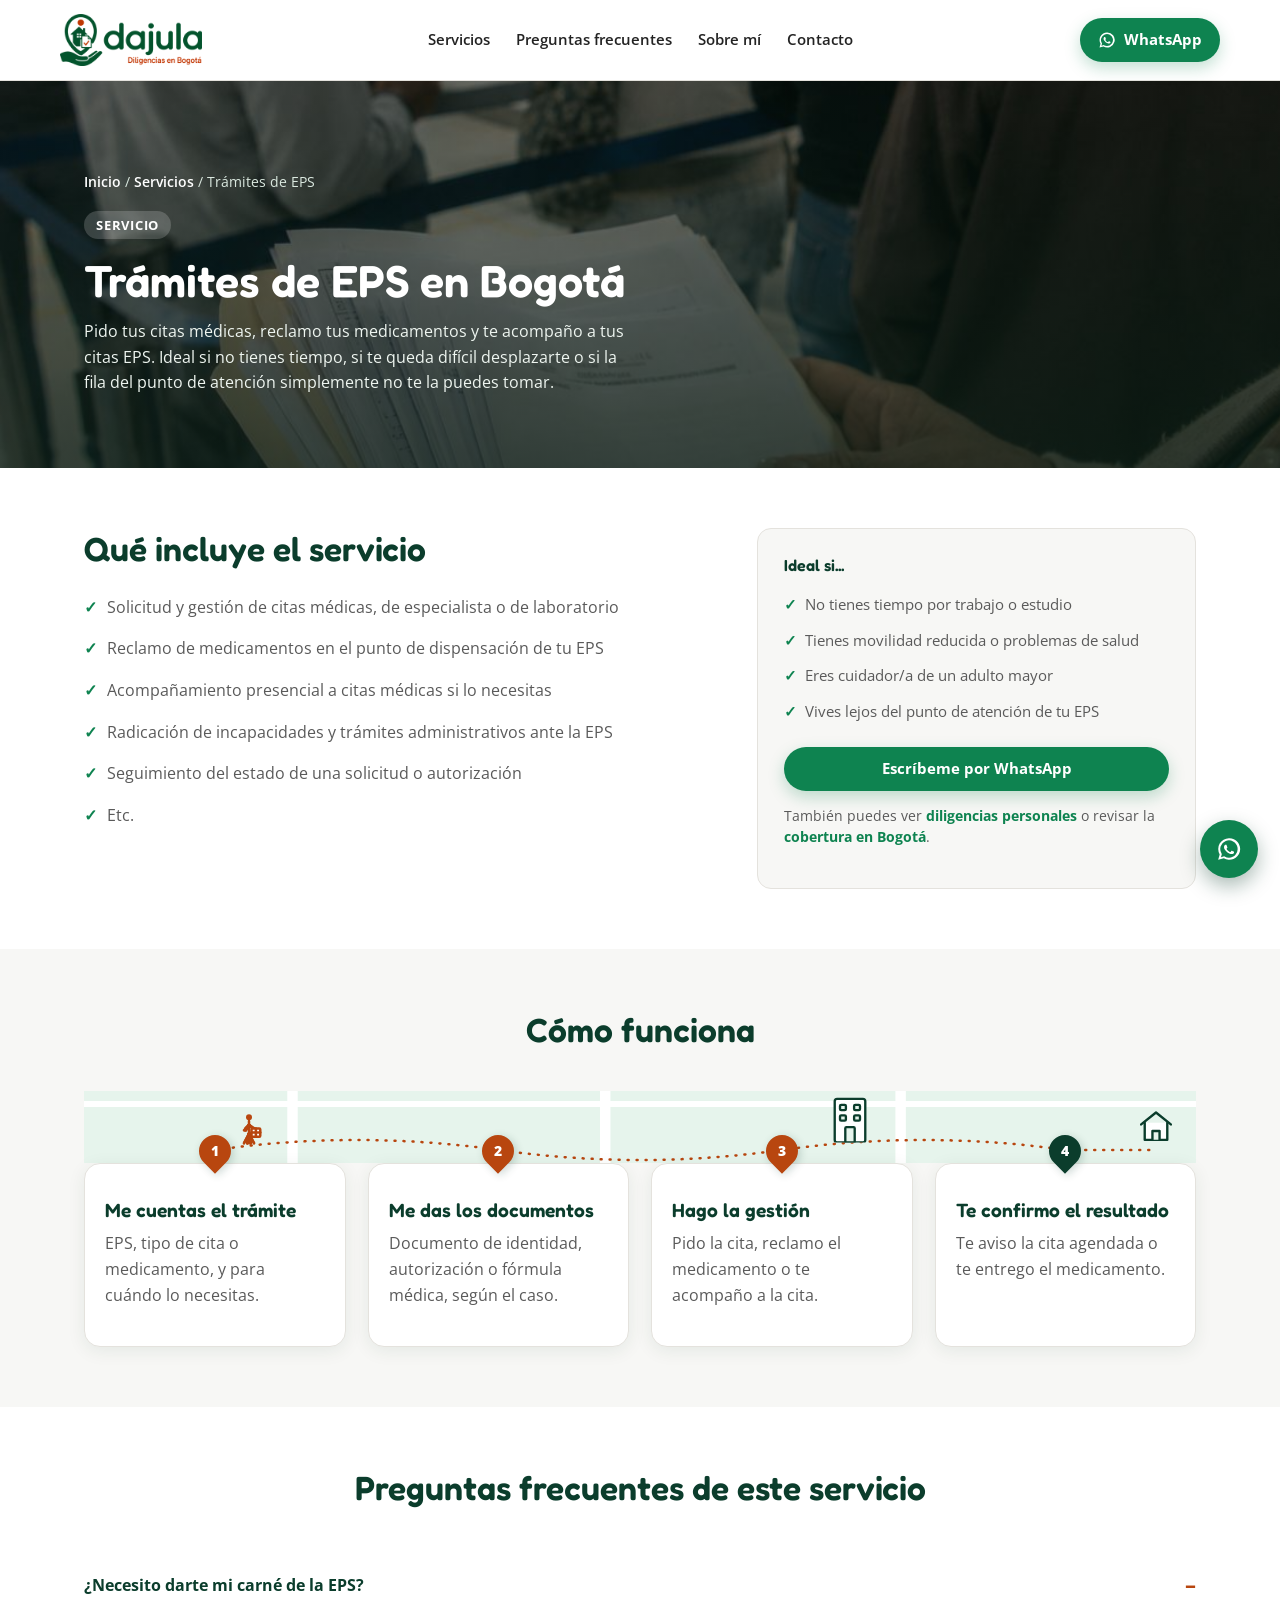
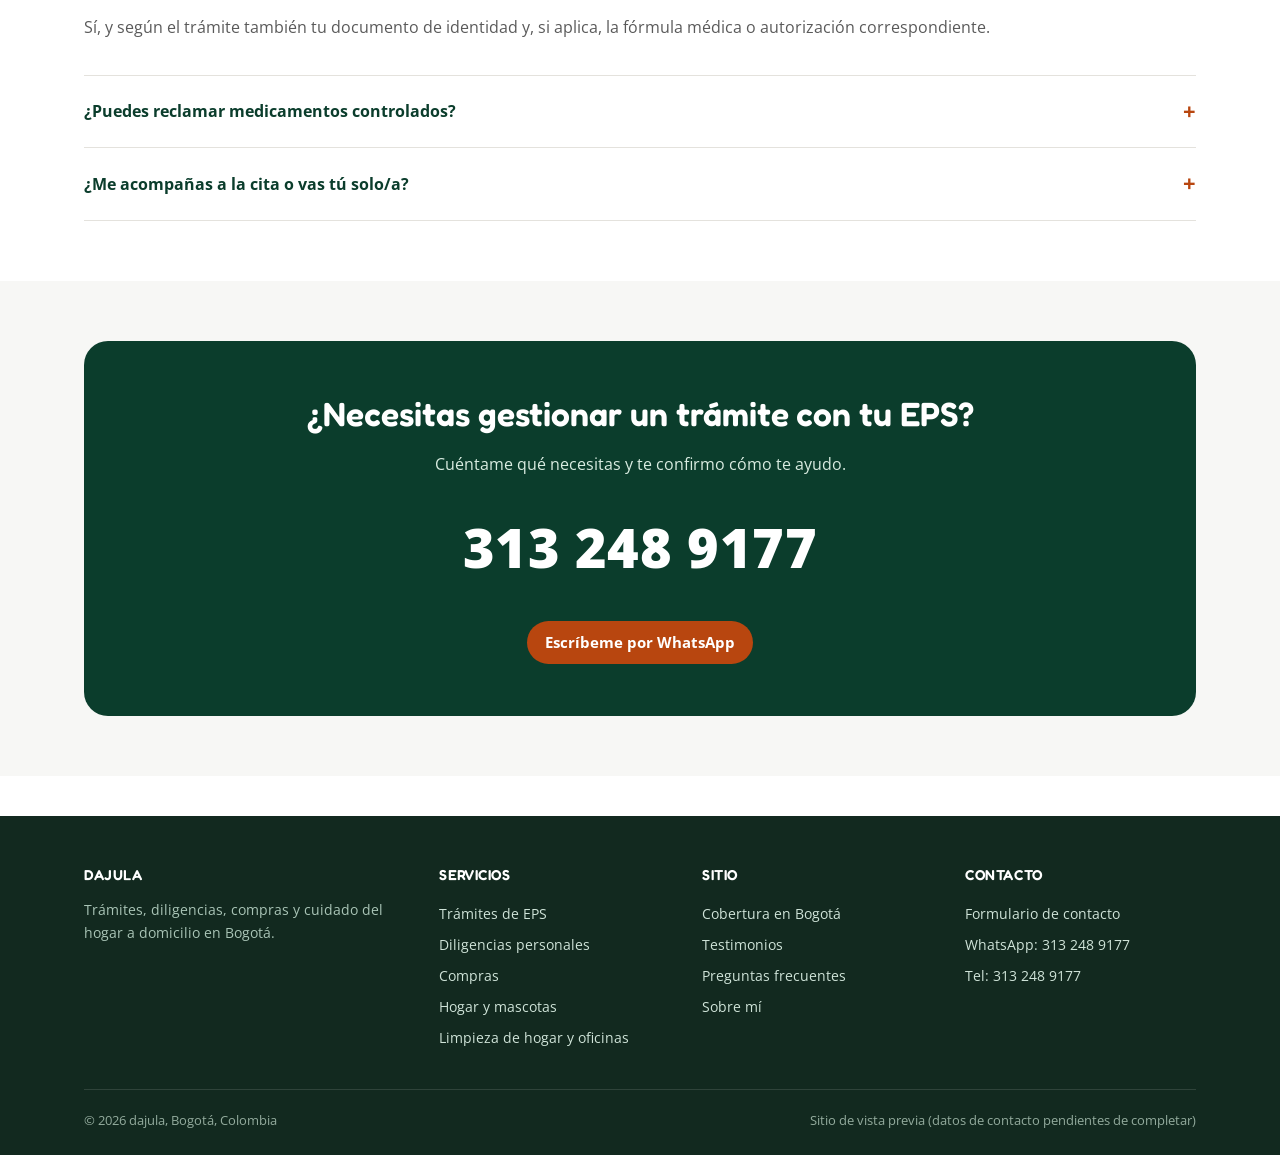
<file: servicios/tramites-eps.html>
<!DOCTYPE html>
<html lang="es-CO">
<head>
<meta charset="UTF-8">
<meta name="viewport" content="width=device-width, initial-scale=1.0">
<title>Trámites de EPS en Bogotá | dajula</title>
<meta name="description" content="Pido tus citas EPS, reclamo tus medicamentos y te acompaño a citas médicas en Bogotá. Yo hago la fila, tú ahorras el tiempo.">
<link rel="preconnect" href="https://fonts.googleapis.com">
<link rel="preconnect" href="https://fonts.gstatic.com" crossorigin>
<link href="https://fonts.googleapis.com/css2?family=Fredoka:wght@500;600;700&family=Open+Sans:wght@400;600;700&display=swap" rel="stylesheet">
<link rel="stylesheet" href="../assets/css/style.css">
<link rel="icon" href="../assets/img/favicon.svg" type="image/svg+xml">
<script type="application/ld+json">
{
  "@context": "https://schema.org",
  "@type": "Service",
  "serviceType": "Trámites de EPS a domicilio",
  "provider": {"@type": "LocalBusiness", "name": "dajula"},
  "areaServed": "Bogotá, Colombia",
  "description": "Solicitud de citas médicas, reclamo de medicamentos y acompañamiento a citas EPS en Bogotá."
}
</script>
<script type="application/ld+json">
{
  "@context": "https://schema.org",
  "@type": "BreadcrumbList",
  "itemListElement": [{"@type":"ListItem","position":1,"name":"Inicio","item":"https://hago-tu-diligencia.vercel.app/"},{"@type":"ListItem","position":2,"name":"Servicios","item":"https://hago-tu-diligencia.vercel.app/servicios/index.html"},{"@type":"ListItem","position":3,"name":"Trámites de EPS","item":"https://hago-tu-diligencia.vercel.app/servicios/tramites-eps.html"}]
}
</script>
</head>
<body>

<header class="site">
  <div class="wrap nav-bar">
    <a href="../index.html" class="logo"><img src="../assets/img/logo-dajula.png" alt="dajula — Diligencias en Bogotá" width="360" height="132"></a>
    <nav class="menu">
      <ul>
        <li class="has-sub">
          <a href="index.html">Servicios</a>
          <ul class="sub">
            <li><a href="index.html">Todos los servicios</a></li>
            <li><a href="tramites-eps.html">Trámites de EPS</a></li>
            <li><a href="diligencias-personales.html">Diligencias personales</a></li>
            <li><a href="compras.html">Compras</a></li>
            <li><a href="cuidado-hogar-mascotas.html">Cuidado hogar y mascotas</a></li>
            <li><a href="limpieza-hogar.html">Limpieza de hogar y oficinas</a></li>
            <li><a href="a-medida.html">A la medida</a></li>
          </ul>
        </li>
        <li><a href="../faq.html">Preguntas frecuentes</a></li>
        <li><a href="../sobre-mi.html">Sobre mí</a></li>
        <li><a href="../contacto.html">Contacto</a></li>
      </ul>
    </nav>
    <div class="nav-right">
      <a href="https://wa.me/573132489177?text=Hola%2C%20quiero%20saber%20m%C3%A1s%20sobre%20c%C3%B3mo%20puedes%20ayudarme%20con%20un%20tr%C3%A1mite%20de%20mi%20EPS" class="btn-wsp">
        <svg width="18" height="18" viewBox="0 0 24 24" fill="currentColor"><path d="M12 2a10 10 0 0 0-8.6 15L2 22l5.2-1.4A10 10 0 1 0 12 2zm0 18a8 8 0 0 1-4.1-1.1l-.3-.2-3 .8.8-2.9-.2-.3A8 8 0 1 1 12 20zm4.4-5.6c-.2-.1-1.4-.7-1.6-.8-.2-.1-.4-.1-.5.1-.2.2-.6.8-.8 1-.1.2-.3.2-.5.1-.2-.1-1-.4-1.9-1.2-.7-.6-1.2-1.4-1.3-1.6-.1-.2 0-.4.1-.5l.4-.4c.1-.1.2-.3.2-.4.1-.1 0-.3 0-.4-.1-.1-.5-1.3-.7-1.8-.2-.5-.4-.4-.5-.4h-.5c-.2 0-.4.1-.6.3-.2.2-.8.8-.8 1.9 0 1.1.8 2.2.9 2.4.1.2 1.6 2.5 3.9 3.4.5.2 1 .4 1.3.5.5.2 1 .1 1.4.1.4-.1 1.4-.6 1.6-1.1.2-.5.2-1 .1-1.1-.1-.1-.2-.1-.4-.2z"/></svg>
        WhatsApp
      </a>
    </div>
    <button class="burger" aria-label="Menú">☰</button>
  </div>
</header>

<section class="page-hero has-photo" style="background-image:url('../assets/img/servicio-eps.jpg');">
  <div class="wrap">
    <div class="breadcrumb"><a href="../index.html">Inicio</a> / <a href="index.html">Servicios</a> / Trámites de EPS</div>
    <span class="eyebrow">Servicio</span>
    <h1>Trámites de EPS en Bogotá</h1>
    <p>Pido tus citas médicas, reclamo tus medicamentos y te acompaño a tus citas EPS. Ideal si no tienes tiempo, si te queda difícil desplazarte o si la fila del punto de atención simplemente no te la puedes tomar.</p>
  </div>
</section>

<section>
  <div class="wrap two-col">
    <div>
      <h2>Qué incluye el servicio</h2>
      <ul class="lista-check">
        <li>Solicitud y gestión de citas médicas, de especialista o de laboratorio</li>
        <li>Reclamo de medicamentos en el punto de dispensación de tu EPS</li>
        <li>Acompañamiento presencial a citas médicas si lo necesitas</li>
        <li>Radicación de incapacidades y trámites administrativos ante la EPS</li>
        <li>Seguimiento del estado de una solicitud o autorización</li>
        <li>Etc.</li>
      </ul>

    </div>

    <div class="box-lateral">
      <h4>Ideal si...</h4>
      <ul>
        <li>No tienes tiempo por trabajo o estudio</li>
        <li>Tienes movilidad reducida o problemas de salud</li>
        <li>Eres cuidador/a de un adulto mayor</li>
        <li>Vives lejos del punto de atención de tu EPS</li>
      </ul>
      <a href="https://wa.me/573132489177?text=Hola%2C%20quiero%20saber%20m%C3%A1s%20sobre%20c%C3%B3mo%20puedes%20ayudarme%20con%20un%20tr%C3%A1mite%20de%20mi%20EPS" class="btn-wsp" style="width:100%;justify-content:center;margin-top:18px;">Escríbeme por WhatsApp</a>
      <p style="margin-top:14px;font-size:.85rem;">También puedes ver <a href="diligencias-personales.html" style="color:var(--verde);font-weight:700;">diligencias personales</a> o revisar la <a href="../zonas/bogota.html" style="color:var(--verde);font-weight:700;">cobertura en Bogotá</a>.</p>
    </div>
  </div>
</section>

<section class="alt">
  <div class="wrap">
    <div class="section-head">
      <h2>Cómo funciona</h2>
    </div>
    <div class="how-block">
      <div class="steps">
        <svg class="steps-route-bg" viewBox="0 0 640 72" preserveAspectRatio="none" aria-hidden="true">
          <rect x="0" y="0" width="640" height="72" fill="var(--verde-claro)"/>
          <path d="M120 0 V72 M300 0 V72 M470 0 V72" stroke="#fff" stroke-width="6" stroke-linecap="round"/>
          <path d="M0 13 H640" stroke="#fff" stroke-width="6"/>
        </svg>
        <svg class="route-curve" viewBox="0 0 332 60" preserveAspectRatio="none" aria-hidden="true">
          <path d="M0 30 Q50 10 100 30 Q150 50 200 30 Q250 10 300 30 L332 30" fill="none" stroke="var(--naranja)" stroke-width="2.5" stroke-dasharray="1 8" stroke-linecap="round" vector-effect="non-scaling-stroke"/>
        </svg>
        <span class="route-rail" aria-hidden="true"></span>
        <div class="route-building" aria-hidden="true">
          <svg viewBox="0 0 34 40" width="40" height="47" fill="none" stroke="var(--verde-oscuro)" stroke-width="2" stroke-linecap="round" stroke-linejoin="round">
            <rect x="4" y="3" width="26" height="37" rx="2" fill="#fff"/>
            <rect x="8.5" y="8" width="5" height="4.5" rx="1" fill="var(--verde-claro)"/>
            <rect x="20.5" y="8" width="5" height="4.5" rx="1" fill="var(--verde-claro)"/>
            <rect x="8.5" y="17" width="5" height="4.5" rx="1" fill="var(--verde-claro)"/>
            <rect x="20.5" y="17" width="5" height="4.5" rx="1" fill="var(--verde-claro)"/>
            <rect x="13" y="27" width="8" height="13" rx="1" fill="var(--verde-claro)"/>
          </svg>
        </div>
        <div class="route-house" aria-hidden="true">
          <svg viewBox="0 0 32 30" width="38" height="36" fill="none" stroke="var(--verde-oscuro)" stroke-width="2" stroke-linecap="round" stroke-linejoin="round">
            <path d="M6.5 13.5V28h19V13.5" fill="#fff"/>
            <path d="M3.5 15 16 5 28.5 15"/>
            <path d="M13 28v-7.5h6V28" fill="var(--verde-claro)"/>
          </svg>
        </div>
        <div class="route-receiver" aria-hidden="true">
          <svg viewBox="0 0 24 30" width="30" height="38" fill="none" stroke="var(--verde-oscuro)" stroke-width="2" stroke-linecap="round" stroke-linejoin="round">
            <circle cx="12" cy="4" r="2.4" fill="var(--verde-oscuro)" stroke="none"/>
            <line x1="12" y1="7" x2="12" y2="17"/>
            <line x1="12" y1="10" x2="7.5" y2="13.5"/>
            <line x1="12" y1="17" x2="9" y2="25"/>
            <line x1="12" y1="17" x2="15" y2="25"/>
            <g class="recv-box">
              <rect x="2.5" y="13.5" width="7" height="6.5" rx="0.8" fill="#fff"/>
              <line x1="2.5" y1="16.7" x2="9.5" y2="16.7"/>
              <line x1="6" y1="13.5" x2="6" y2="20"/>
            </g>
          </svg>
        </div>
        <div class="route-walker" aria-hidden="true">
          <svg class="walk-chat" viewBox="0 0 24 14" width="28" height="16" fill="none">
            <rect x="6" y="1" width="17" height="10.5" rx="4" fill="#fff" stroke="var(--naranja)" stroke-width="1.4"/>
            <circle cx="11" cy="6.2" r="1" fill="var(--naranja)"/>
            <circle cx="14.5" cy="6.2" r="1" fill="var(--naranja)"/>
            <circle cx="18" cy="6.2" r="1" fill="var(--naranja)"/>
            <circle cx="3.2" cy="12" r="1.7" fill="#fff" stroke="var(--naranja)" stroke-width="1.2"/>
          </svg>
          <svg class="walk-body" viewBox="0 0 24 30" width="30" height="38" fill="none" stroke="var(--naranja)" stroke-width="2" stroke-linecap="round" stroke-linejoin="round">
            <circle cx="12" cy="4" r="2.4" fill="var(--naranja)" stroke="none"/>
            <line x1="12" y1="7" x2="12" y2="17"/>
            <g class="walk-free">
              <line x1="12" y1="10" x2="16" y2="14"/>
            </g>
            <g class="walk-box">
              <line x1="12" y1="10" x2="16.5" y2="13"/>
              <rect x="14" y="13" width="7" height="6.5" rx="0.8" fill="#fff"/>
              <line x1="14" y1="16.2" x2="21" y2="16.2"/>
              <line x1="17.5" y1="13" x2="17.5" y2="19.5"/>
            </g>
            <g class="walk-cycle">
              <g class="walk-p1">
                <line x1="12" y1="10" x2="8" y2="14.5"/>
                <line x1="12" y1="17" x2="8" y2="25"/>
                <line x1="12" y1="17" x2="16" y2="24.5"/>
              </g>
              <g class="walk-p2">
                <line x1="12" y1="10" x2="9.5" y2="14.5"/>
                <line x1="12" y1="17" x2="11" y2="25"/>
                <line x1="12" y1="17" x2="13.5" y2="24"/>
              </g>
              <g class="walk-p3">
                <line x1="12" y1="10" x2="9" y2="13"/>
                <line x1="12" y1="17" x2="16" y2="25"/>
                <line x1="12" y1="17" x2="8" y2="24.5"/>
              </g>
              <g class="walk-p4">
                <line x1="12" y1="10" x2="9.5" y2="14.5"/>
                <line x1="12" y1="17" x2="13" y2="25"/>
                <line x1="12" y1="17" x2="10.5" y2="24"/>
              </g>
            </g>
            <g class="walk-still">
              <line x1="12" y1="10" x2="8.5" y2="14.5"/>
              <line x1="12" y1="17" x2="10.5" y2="25"/>
              <line x1="12" y1="17" x2="13.5" y2="25"/>
            </g>
          </svg>
        </div>
        <div class="step"><div class="num"><span>1</span></div><h3>Me cuentas el trámite</h3><p>EPS, tipo de cita o medicamento, y para cuándo lo necesitas.</p></div>
        <div class="step"><div class="num"><span>2</span></div><h3>Me das los documentos</h3><p>Documento de identidad, autorización o fórmula médica, según el caso.</p></div>
        <div class="step"><div class="num"><span>3</span></div><h3>Hago la gestión</h3><p>Pido la cita, reclamo el medicamento o te acompaño a la cita.</p></div>
        <div class="step"><div class="num"><span>4</span></div><h3>Te confirmo el resultado</h3><p>Te aviso la cita agendada o te entrego el medicamento.</p></div>
    </div>
    </div>
  </div>
</section>

<section>
  <div class="wrap">
    <div class="section-head">
      <h2>Preguntas frecuentes de este servicio</h2>
    </div>
      <details class="faq-item" open>
        <summary>¿Necesito darte mi carné de la EPS?</summary>
        <p>Sí, y según el trámite también tu documento de identidad y, si aplica, la fórmula médica o autorización correspondiente.</p>
      </details>
      <details class="faq-item">
        <summary>¿Puedes reclamar medicamentos controlados?</summary>
        <p>Depende del tipo de medicamento y de los requisitos de tu EPS; lo confirmamos juntos antes de iniciar la gestión.</p>
      </details>
      <details class="faq-item">
        <summary>¿Me acompañas a la cita o vas tú solo/a?</summary>
        <p>Como prefieras: puedo acompañarte a la cita o encargarme solo de la gestión administrativa si no necesitas acompañamiento.</p>
      </details>
  </div>
</section>

<section class="alt">
  <div class="wrap">
    <div class="cta-final">
      <h2>¿Necesitas gestionar un trámite con tu EPS?</h2>
      <p>Cuéntame qué necesitas y te confirmo cómo te ayudo.</p>
      <a href="tel:+573132489177" class="cta-phone">313 248 9177</a>
      <a href="https://wa.me/573132489177?text=Hola%2C%20quiero%20saber%20m%C3%A1s%20sobre%20c%C3%B3mo%20puedes%20ayudarme%20con%20un%20tr%C3%A1mite%20de%20mi%20EPS" class="btn-wsp">Escríbeme por WhatsApp</a>
    </div>
  </div>
</section>

<footer class="site">
  <div class="wrap">
    <div class="footer-grid">
      <div>
        <h4 style="color:#fff;">dajula</h4>
        <p style="color:#a9c4b6;font-size:.9rem;">Trámites, diligencias, compras y cuidado del hogar a domicilio en Bogotá.</p>
      </div>
      <div>
        <h4>Servicios</h4>
        <a href="tramites-eps.html">Trámites de EPS</a>
        <a href="diligencias-personales.html">Diligencias personales</a>
        <a href="compras.html">Compras</a>
        <a href="cuidado-hogar-mascotas.html">Hogar y mascotas</a>
        <a href="limpieza-hogar.html">Limpieza de hogar y oficinas</a>
      </div>
      <div>
        <h4>Sitio</h4>
        <a href="../zonas/bogota.html">Cobertura en Bogotá</a>
        <a href="../testimonios.html">Testimonios</a>
        <a href="../faq.html">Preguntas frecuentes</a>
        <a href="../sobre-mi.html">Sobre mí</a>
      </div>
      <div>
        <h4>Contacto</h4>
        <a href="../contacto.html">Formulario de contacto</a>
        <a href="https://wa.me/573132489177?text=Hola%2C%20quiero%20saber%20m%C3%A1s%20sobre%20c%C3%B3mo%20puedes%20ayudarme%20con%20un%20tr%C3%A1mite%20de%20mi%20EPS">WhatsApp: 313 248 9177</a>
        <a href="tel:+573132489177">Tel: 313 248 9177</a>
      </div>
    </div>
    <div class="footer-bottom">
      <span>© 2026 dajula, Bogotá, Colombia</span>
      <span>Sitio de vista previa (datos de contacto pendientes de completar)</span>
    </div>
  </div>
</footer>

<a href="https://wa.me/573132489177?text=Hola%2C%20quiero%20saber%20m%C3%A1s%20sobre%20c%C3%B3mo%20puedes%20ayudarme%20con%20un%20tr%C3%A1mite%20de%20mi%20EPS" class="wsp-float" aria-label="WhatsApp">
  <svg width="26" height="26" viewBox="0 0 24 24" fill="currentColor"><path d="M12 2a10 10 0 0 0-8.6 15L2 22l5.2-1.4A10 10 0 1 0 12 2zm0 18a8 8 0 0 1-4.1-1.1l-.3-.2-3 .8.8-2.9-.2-.3A8 8 0 1 1 12 20zm4.4-5.6c-.2-.1-1.4-.7-1.6-.8-.2-.1-.4-.1-.5.1-.2.2-.6.8-.8 1-.1.2-.3.2-.5.1-.2-.1-1-.4-1.9-1.2-.7-.6-1.2-1.4-1.3-1.6-.1-.2 0-.4.1-.5l.4-.4c.1-.1.2-.3.2-.4.1-.1 0-.3 0-.4-.1-.1-.5-1.3-.7-1.8-.2-.5-.4-.4-.5-.4h-.5c-.2 0-.4.1-.6.3-.2.2-.8.8-.8 1.9 0 1.1.8 2.2.9 2.4.1.2 1.6 2.5 3.9 3.4.5.2 1 .4 1.3.5.5.2 1 .1 1.4.1.4-.1 1.4-.6 1.6-1.1.2-.5.2-1 .1-1.1-.1-.1-.2-.1-.4-.2z"/></svg>
</a>

<script src="../assets/js/main.js"></script>
</body>
</html>
</file>
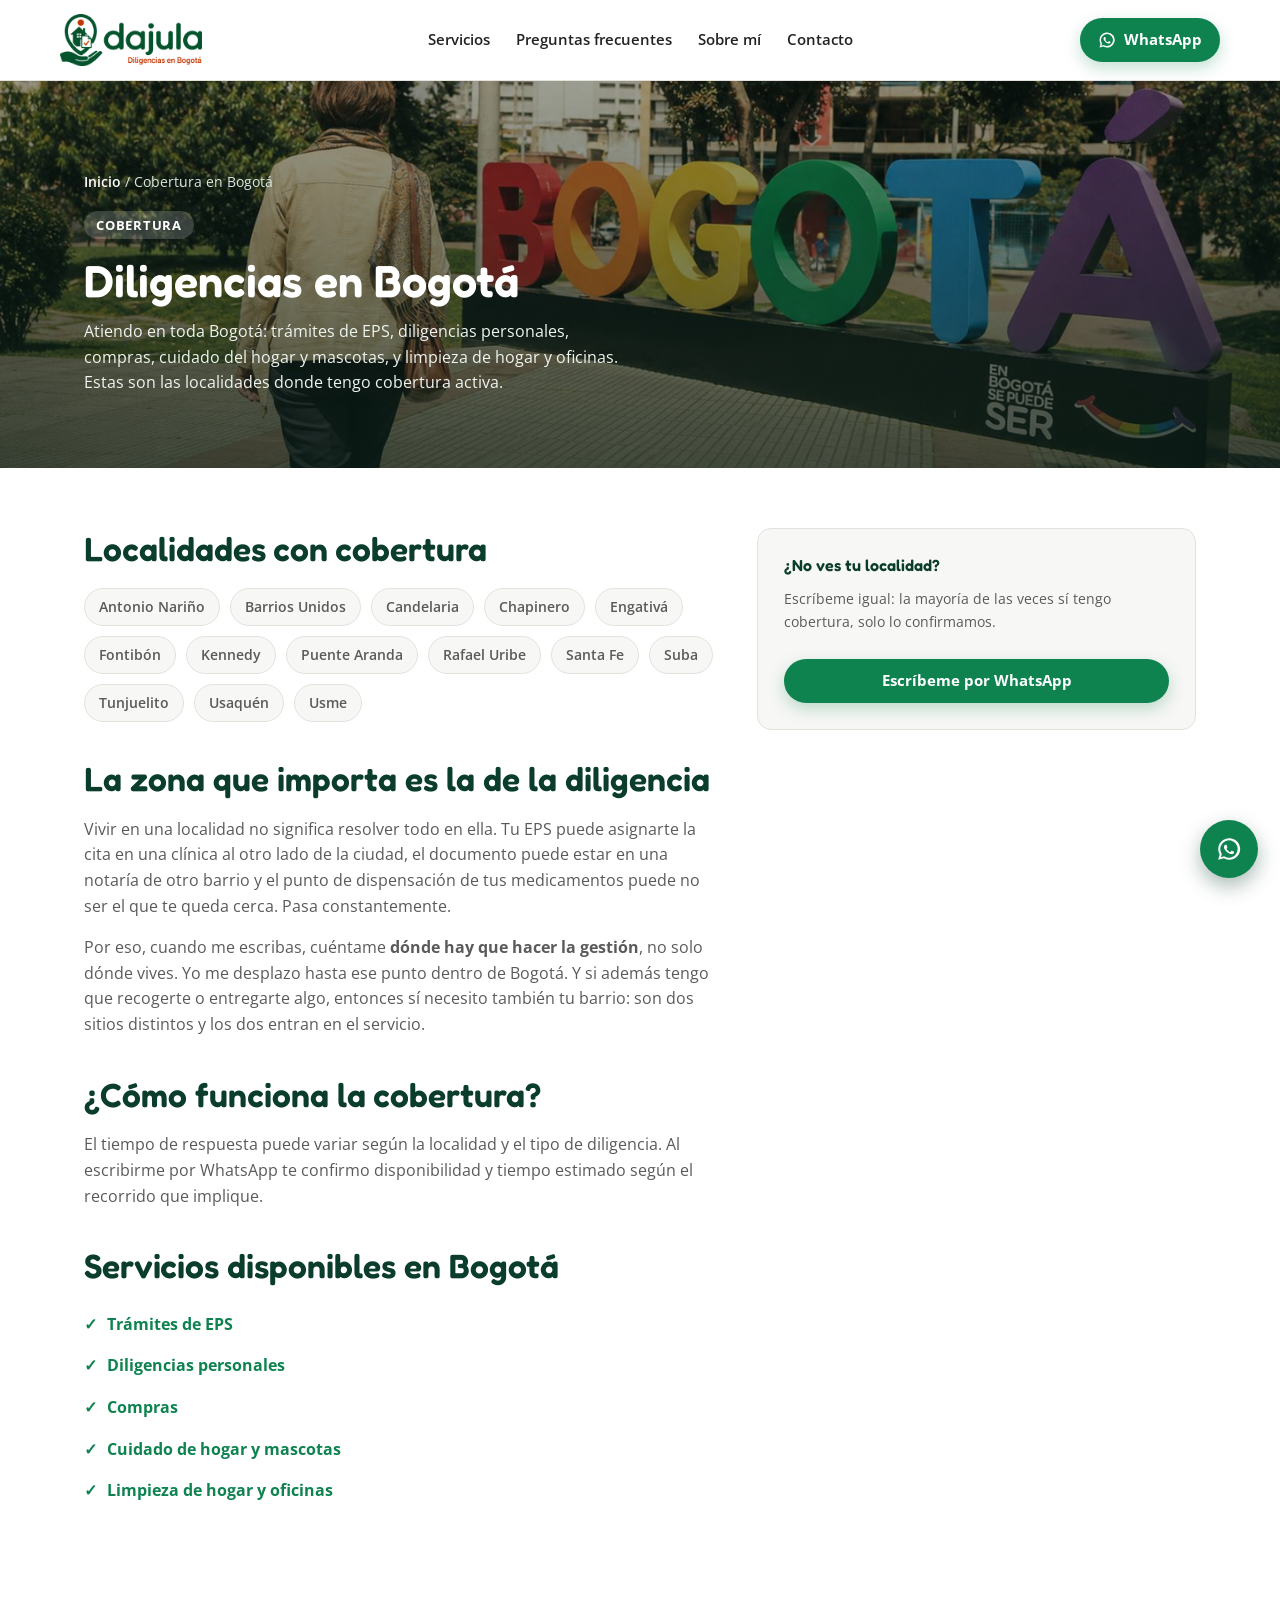
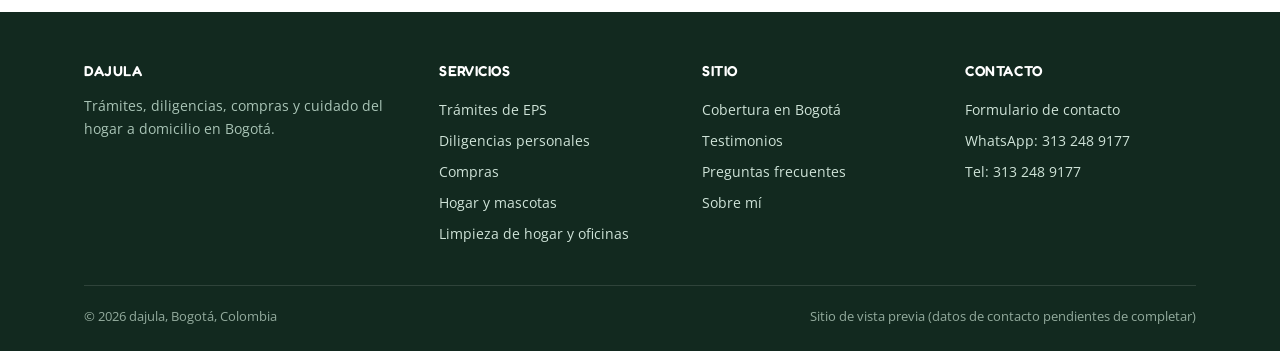
<file: zonas/bogota.html>
<!DOCTYPE html>
<html lang="es-CO">
<head>
<meta charset="UTF-8">
<meta name="viewport" content="width=device-width, initial-scale=1.0">
<title>Diligencias en Bogotá: Cobertura por Localidad | dajula</title>
<meta name="description" content="Cobertura de trámites, diligencias, compras y cuidado del hogar en todas las localidades de Bogotá.">
<link rel="preconnect" href="https://fonts.googleapis.com">
<link rel="preconnect" href="https://fonts.gstatic.com" crossorigin>
<link href="https://fonts.googleapis.com/css2?family=Fredoka:wght@500;600;700&family=Open+Sans:wght@400;600;700&display=swap" rel="stylesheet">
<link rel="stylesheet" href="../assets/css/style.css">
<link rel="icon" href="../assets/img/favicon.svg" type="image/svg+xml">
<script type="application/ld+json">
{
  "@context": "https://schema.org",
  "@type": "BreadcrumbList",
  "itemListElement": [{"@type":"ListItem","position":1,"name":"Inicio","item":"https://hago-tu-diligencia.vercel.app/"},{"@type":"ListItem","position":2,"name":"Cobertura en Bogotá","item":"https://hago-tu-diligencia.vercel.app/zonas/bogota.html"}]
}
</script>
</head>
<body>

<header class="site">
  <div class="wrap nav-bar">
    <a href="../index.html" class="logo"><img src="../assets/img/logo-dajula.png" alt="dajula — Diligencias en Bogotá" width="360" height="132"></a>
    <nav class="menu">
      <ul>
        <li class="has-sub">
          <a href="../servicios/index.html">Servicios</a>
          <ul class="sub">
            <li><a href="../servicios/index.html">Todos los servicios</a></li>
            <li><a href="../servicios/tramites-eps.html">Trámites de EPS</a></li>
            <li><a href="../servicios/diligencias-personales.html">Diligencias personales</a></li>
            <li><a href="../servicios/compras.html">Compras</a></li>
            <li><a href="../servicios/cuidado-hogar-mascotas.html">Cuidado hogar y mascotas</a></li>
            <li><a href="../servicios/limpieza-hogar.html">Limpieza de hogar y oficinas</a></li>
            <li><a href="../servicios/a-medida.html">A la medida</a></li>
          </ul>
        </li>
        <li><a href="../faq.html">Preguntas frecuentes</a></li>
        <li><a href="../sobre-mi.html">Sobre mí</a></li>
        <li><a href="../contacto.html">Contacto</a></li>
      </ul>
    </nav>
    <div class="nav-right">
      <a href="https://wa.me/573132489177?text=Hola%2C%20quiero%20confirmar%20si%20tienes%20cobertura%20en%20mi%20zona%20de%20Bogot%C3%A1" class="btn-wsp">
        <svg width="18" height="18" viewBox="0 0 24 24" fill="currentColor"><path d="M12 2a10 10 0 0 0-8.6 15L2 22l5.2-1.4A10 10 0 1 0 12 2zm0 18a8 8 0 0 1-4.1-1.1l-.3-.2-3 .8.8-2.9-.2-.3A8 8 0 1 1 12 20zm4.4-5.6c-.2-.1-1.4-.7-1.6-.8-.2-.1-.4-.1-.5.1-.2.2-.6.8-.8 1-.1.2-.3.2-.5.1-.2-.1-1-.4-1.9-1.2-.7-.6-1.2-1.4-1.3-1.6-.1-.2 0-.4.1-.5l.4-.4c.1-.1.2-.3.2-.4.1-.1 0-.3 0-.4-.1-.1-.5-1.3-.7-1.8-.2-.5-.4-.4-.5-.4h-.5c-.2 0-.4.1-.6.3-.2.2-.8.8-.8 1.9 0 1.1.8 2.2.9 2.4.1.2 1.6 2.5 3.9 3.4.5.2 1 .4 1.3.5.5.2 1 .1 1.4.1.4-.1 1.4-.6 1.6-1.1.2-.5.2-1 .1-1.1-.1-.1-.2-.1-.4-.2z"/></svg>
        WhatsApp
      </a>
    </div>
    <button class="burger" aria-label="Menú">☰</button>
  </div>
</header>

<section class="page-hero has-photo" style="background-image:url('../assets/img/zona-bogota.jpg');">
  <div class="wrap">
    <div class="breadcrumb"><a href="../index.html">Inicio</a> / Cobertura en Bogotá</div>
    <span class="eyebrow">Cobertura</span>
    <h1>Diligencias en Bogotá</h1>
    <p>Atiendo en toda Bogotá: trámites de EPS, diligencias personales, compras, cuidado del hogar y mascotas, y limpieza de hogar y oficinas. Estas son las localidades donde tengo cobertura activa.</p>
  </div>
</section>

<section>
  <div class="wrap two-col">
    <div>
      <h2>Localidades con cobertura</h2>
      <div class="zonas-list">
        <span>Antonio Nariño</span><span>Barrios Unidos</span><span>Candelaria</span>
        <span>Chapinero</span><span>Engativá</span><span>Fontibón</span><span>Kennedy</span><span>Puente Aranda</span><span>Rafael Uribe</span>
        <span>Santa Fe</span><span>Suba</span><span>Tunjuelito</span><span>Usaquén</span><span>Usme</span>
      </div>

      <h2 style="margin-top:36px;">La zona que importa es la de la diligencia</h2>
      <p>Vivir en una localidad no significa resolver todo en ella. Tu EPS puede asignarte la cita en una clínica al otro lado de la ciudad, el documento puede estar en una notaría de otro barrio y el punto de dispensación de tus medicamentos puede no ser el que te queda cerca. Pasa constantemente.</p>
      <p>Por eso, cuando me escribas, cuéntame <strong>dónde hay que hacer la gestión</strong>, no solo dónde vives. Yo me desplazo hasta ese punto dentro de Bogotá. Y si además tengo que recogerte o entregarte algo, entonces sí necesito también tu barrio: son dos sitios distintos y los dos entran en el servicio.</p>

      <h2 style="margin-top:36px;">¿Cómo funciona la cobertura?</h2>
      <p>El tiempo de respuesta puede variar según la localidad y el tipo de diligencia. Al escribirme por WhatsApp te confirmo disponibilidad y tiempo estimado según el recorrido que implique.</p>

      <h2 style="margin-top:36px;">Servicios disponibles en Bogotá</h2>
      <ul class="lista-check">
        <li><a href="../servicios/tramites-eps.html" style="color:var(--verde);font-weight:700;">Trámites de EPS</a></li>
        <li><a href="../servicios/diligencias-personales.html" style="color:var(--verde);font-weight:700;">Diligencias personales</a></li>
        <li><a href="../servicios/compras.html" style="color:var(--verde);font-weight:700;">Compras</a></li>
        <li><a href="../servicios/cuidado-hogar-mascotas.html" style="color:var(--verde);font-weight:700;">Cuidado de hogar y mascotas</a></li>
        <li><a href="../servicios/limpieza-hogar.html" style="color:var(--verde);font-weight:700;">Limpieza de hogar y oficinas</a></li>
      </ul>
    </div>

    <div class="box-lateral">
      <h4>¿No ves tu localidad?</h4>
      <p style="font-size:.9rem;color:var(--texto-suave);">Escríbeme igual: la mayoría de las veces sí tengo cobertura, solo lo confirmamos.</p>
      <a href="https://wa.me/573132489177?text=Hola%2C%20quiero%20confirmar%20si%20tienes%20cobertura%20en%20mi%20zona%20de%20Bogot%C3%A1" class="btn-wsp" style="width:100%;justify-content:center;margin-top:12px;">Escríbeme por WhatsApp</a>
    </div>
  </div>
</section>

<footer class="site">
  <div class="wrap">
    <div class="footer-grid">
      <div>
        <h4 style="color:#fff;">dajula</h4>
        <p style="color:#a9c4b6;font-size:.9rem;">Trámites, diligencias, compras y cuidado del hogar a domicilio en Bogotá.</p>
      </div>
      <div>
        <h4>Servicios</h4>
        <a href="../servicios/tramites-eps.html">Trámites de EPS</a>
        <a href="../servicios/diligencias-personales.html">Diligencias personales</a>
        <a href="../servicios/compras.html">Compras</a>
        <a href="../servicios/cuidado-hogar-mascotas.html">Hogar y mascotas</a>
        <a href="../servicios/limpieza-hogar.html">Limpieza de hogar y oficinas</a>
      </div>
      <div>
        <h4>Sitio</h4>
        <a href="bogota.html">Cobertura en Bogotá</a>
        <a href="../testimonios.html">Testimonios</a>
        <a href="../faq.html">Preguntas frecuentes</a>
        <a href="../sobre-mi.html">Sobre mí</a>
      </div>
      <div>
        <h4>Contacto</h4>
        <a href="../contacto.html">Formulario de contacto</a>
        <a href="https://wa.me/573132489177?text=Hola%2C%20quiero%20confirmar%20si%20tienes%20cobertura%20en%20mi%20zona%20de%20Bogot%C3%A1">WhatsApp: 313 248 9177</a>
        <a href="tel:+573132489177">Tel: 313 248 9177</a>
      </div>
    </div>
    <div class="footer-bottom">
      <span>© 2026 dajula, Bogotá, Colombia</span>
      <span>Sitio de vista previa (datos de contacto pendientes de completar)</span>
    </div>
  </div>
</footer>

<a href="https://wa.me/573132489177?text=Hola%2C%20quiero%20confirmar%20si%20tienes%20cobertura%20en%20mi%20zona%20de%20Bogot%C3%A1" class="wsp-float" aria-label="WhatsApp">
  <svg width="26" height="26" viewBox="0 0 24 24" fill="currentColor"><path d="M12 2a10 10 0 0 0-8.6 15L2 22l5.2-1.4A10 10 0 1 0 12 2zm0 18a8 8 0 0 1-4.1-1.1l-.3-.2-3 .8.8-2.9-.2-.3A8 8 0 1 1 12 20zm4.4-5.6c-.2-.1-1.4-.7-1.6-.8-.2-.1-.4-.1-.5.1-.2.2-.6.8-.8 1-.1.2-.3.2-.5.1-.2-.1-1-.4-1.9-1.2-.7-.6-1.2-1.4-1.3-1.6-.1-.2 0-.4.1-.5l.4-.4c.1-.1.2-.3.2-.4.1-.1 0-.3 0-.4-.1-.1-.5-1.3-.7-1.8-.2-.5-.4-.4-.5-.4h-.5c-.2 0-.4.1-.6.3-.2.2-.8.8-.8 1.9 0 1.1.8 2.2.9 2.4.1.2 1.6 2.5 3.9 3.4.5.2 1 .4 1.3.5.5.2 1 .1 1.4.1.4-.1 1.4-.6 1.6-1.1.2-.5.2-1 .1-1.1-.1-.1-.2-.1-.4-.2z"/></svg>
</a>

<script src="../assets/js/main.js"></script>
</body>
</html>
</file>
<file: assets/css/style.css>
/* dajula — Diligencias en Bogotá — estilos base */

:root{
  --verde-oscuro:#0b3d2c;
  --verde:#0e8350;
  --verde-claro:#e6f4ec;
  --naranja:#b8460f;
  --naranja-oscuro:#8f350a;
  --texto:#232323;
  --texto-suave:#5a5a5a;
  --fondo:#ffffff;
  --fondo-alt:#f7f7f5;
  --borde:#e4e2dd;
  --sombra:0 4px 18px rgba(11,61,44,0.08);
  --radio:14px;
  --max:1160px;
}

*{box-sizing:border-box;}
html{scroll-behavior:smooth;}
body{
  margin:0;
  font-family:"Open Sans",-apple-system,BlinkMacSystemFont,"Segoe UI",Roboto,Helvetica,Arial,sans-serif;
  color:var(--texto);
  background:var(--fondo);
  line-height:1.6;
}
img{max-width:100%;display:block;}
a{color:inherit;text-decoration:none;}
ul{list-style:none;margin:0;padding:0;}
.wrap{max-width:var(--max);margin:0 auto;padding:0 24px;}
.small-wrap{max-width:820px;margin:0 auto;padding:0 24px;}

h1,h2,h3,h4{font-family:"Fredoka","Segoe UI",Roboto,Helvetica,Arial,sans-serif;font-weight:600;}
h1,h2,h3,h4{line-height:1.25;margin:0 0 .5em;}
h1{font-size:clamp(2rem,4vw,2.8rem);}
h2{font-size:clamp(1.5rem,3vw,2.1rem);color:var(--verde-oscuro);}
h3{font-size:1.2rem;color:var(--verde-oscuro);}
p{margin:0 0 1em;color:var(--texto-suave);}

.eyebrow{
  display:inline-block;
  font-size:.8rem;
  font-weight:700;
  letter-spacing:.06em;
  text-transform:uppercase;
  color:var(--naranja-oscuro);
  background:#fdece0;
  padding:4px 12px;
  border-radius:999px;
  margin-bottom:14px;
}

/* Header */
header.site{
  position:sticky;top:0;z-index:50;
  background:rgba(255,255,255,.96);
  backdrop-filter:blur(6px);
  border-bottom:1px solid var(--borde);
}
.nav-bar{
  display:flex;align-items:center;justify-content:space-between;
  padding:14px 0;
}
/* Logo: se usa el artwork original recortado a su caja real, sin recomponer nada,
   para respetar la proporción entre isotipo, wordmark y bajada. */
.logo{display:flex;align-items:center;}
.logo img{height:52px;width:auto;}
.nav-right{display:flex;gap:10px;}
nav.menu > ul{display:flex;gap:26px;align-items:center;}
nav.menu a{font-weight:600;font-size:.95rem;color:var(--texto);}
nav.menu a:hover{color:var(--verde);}
.has-sub{position:relative;}
.sub{
  position:absolute;top:100%;left:0;background:#fff;
  border:1px solid var(--borde);border-radius:10px;box-shadow:var(--sombra);
  min-width:230px;padding:8px;display:none;
}
.has-sub:hover .sub{display:block;}
.sub li a{display:block;padding:8px 10px;border-radius:8px;font-weight:500;}
.sub li a:hover{background:var(--verde-claro);}

.btn-wsp{
  display:inline-flex;align-items:center;gap:8px;
  background:var(--verde);color:#fff !important;
  padding:10px 18px;border-radius:999px;font-weight:700;font-size:.92rem;
  box-shadow:0 6px 16px rgba(14,131,80,.25);
  transition:background .15s ease, transform .1s ease;
}
.btn-wsp:hover{background:var(--verde-oscuro);}
.btn-wsp:active{transform:scale(0.97);}
.btn-ghost{
  display:inline-flex;align-items:center;gap:8px;
  border:1.5px solid var(--verde);color:var(--verde-oscuro) !important;
  padding:9px 17px;border-radius:999px;font-weight:700;font-size:.92rem;
  transition:background .15s ease, transform .1s ease;
}
.btn-ghost:hover{background:var(--verde-claro);}
.btn-ghost:active{transform:scale(0.97);}

/* Foco visible para navegación por teclado (no interfiere con clics de mouse) */
a:focus-visible, button:focus-visible, summary:focus-visible{
  outline:2px solid var(--naranja);
  outline-offset:2px;
  border-radius:4px;
}

.burger{display:none;background:none;border:none;font-size:1.6rem;cursor:pointer;color:var(--verde-oscuro);}

/* Hero */
.hero{
  background:linear-gradient(180deg,var(--verde-claro) 0%, #ffffff 100%);
  padding:64px 0 56px;
}
/* Hero de la home: la foto de cobertura hace de fondo, con velo para que el texto se lea */
.hero-foto{
  position:relative;
  background:url("../img/zona-bogota.jpg") center/cover no-repeat;
  padding:96px 0 84px;
}
.hero-foto::before{
  content:"";position:absolute;inset:0;
  background:linear-gradient(100deg, rgba(6,28,20,.93) 0%, rgba(6,28,20,.86) 42%, rgba(6,28,20,.55) 100%);
}
.hero-foto .wrap{position:relative;z-index:1;}
.hero-txt{max-width:660px;}
.hero.hero-foto h1{color:#fff;}
.hero.hero-foto .lead{color:#e8f2ec;}
.hero-foto .trust-row .item{color:#e8f2ec;}
.hero-foto .trust-row .ic-chip{background:rgba(255,255,255,.16);color:#fff;}
.hero-foto .btn-ghost{border-color:#fff;color:#fff !important;}
.hero-foto .btn-ghost:hover{background:rgba(255,255,255,.16);}
.hero-grid{display:grid;grid-template-columns:1.1fr .9fr;gap:48px;align-items:center;}
.hero h1{color:var(--verde-oscuro);}
.hero .lead{font-size:1.15rem;color:var(--texto-suave);max-width:46ch;}
.hero-ctas{display:flex;gap:14px;margin-top:26px;flex-wrap:wrap;}
.trust-row{display:flex;gap:24px;margin-top:30px;flex-wrap:wrap;}
.trust-row .item{font-size:.9rem;color:var(--texto-suave);font-weight:600;display:flex;gap:12px;align-items:center;max-width:170px;}
.trust-row .ic-chip{
  flex:none;width:40px;height:40px;border-radius:11px;background:var(--verde-claro);
  display:flex;align-items:center;justify-content:center;color:var(--verde-oscuro);
}
.trust-row .ic-chip svg{width:22px;height:22px;}

.hero-photo{
  border-radius:20px;overflow:hidden;box-shadow:var(--sombra);
  aspect-ratio:4/5;
}
.hero-photo img{width:100%;height:100%;object-fit:cover;display:block;}

.hero-art{
  background:#fff;border:1px solid var(--borde);border-radius:20px;padding:26px;
  box-shadow:var(--sombra);
}

.service-photo{
  border-radius:20px;overflow:hidden;box-shadow:var(--sombra);margin-top:28px;
  max-height:420px;
}
.service-photo img{width:100%;height:100%;object-fit:cover;display:block;max-height:420px;}
.hero-art .row{display:flex;gap:14px;align-items:flex-start;padding:12px 0;border-bottom:1px dashed var(--borde);}
.hero-art .row:last-child{border-bottom:none;}
.hero-art .ic{
  width:40px;height:40px;border-radius:10px;background:var(--verde-claro);
  display:flex;align-items:center;justify-content:center;color:var(--verde-oscuro);flex:none;
}
.hero-art strong{display:block;font-size:.95rem;}
.hero-art span{font-size:.83rem;color:var(--texto-suave);}

/* Sections */
section{padding:60px 0;}
.section-head{max-width:640px;margin:0 auto 40px;text-align:center;}
.section-head p{margin:0 auto;}
.alt{background:var(--fondo-alt);}

/* Service cards */
.grid-servicios{display:grid;grid-template-columns:repeat(3,1fr);gap:22px;}
.card-servicio{
  background:#fff;border:1px solid var(--borde);border-radius:var(--radio);
  overflow:hidden;transition:transform .15s ease, box-shadow .15s ease;
}
.card-servicio:hover{transform:translateY(-4px);box-shadow:var(--sombra);}
.card-servicio .card-img{width:100%;height:160px;object-fit:cover;display:block;}
.card-servicio .card-body{padding:20px 26px 26px;}
.card-servicio .ic{
  width:52px;height:52px;border-radius:12px;background:var(--verde-claro);
  display:flex;align-items:center;justify-content:center;color:var(--verde-oscuro);margin-bottom:16px;
}
.card-servicio h3{margin-bottom:8px;}
.card-servicio p{font-size:.93rem;margin-bottom:14px;}
.card-servicio .link{font-weight:700;color:var(--naranja-oscuro);font-size:.9rem;}
.card-servicio .link:hover{text-decoration:underline;}

/* "Cómo funciona": cada paso es una tarjeta y la ruta ondulada pasa por encima uniendo
   los pines. En escritorio el camino es horizontal; en móvil se convierte en un raíl
   vertical, cuyas posiciones mide main.js porque las tarjetas no tienen alto fijo.
   Las paradas se calculan desde la posición real del pin (centrado sobre su tarjeta). */
.how-block{position:relative;}
.how-block .steps{
  position:relative;
  padding-top:72px;          /* deja sitio a la ruta y a la nubecita del caminante */
  --gap:22px;
  --colw:calc((100% - var(--gap) * 3) / 4);
  --paso:calc(var(--colw) + var(--gap));
  --linea:59px;
  --pin1:calc(var(--colw) / 2);
  --w1:calc(var(--colw) / 2 + var(--paso) * 0.12);
  --w2:calc(var(--colw) / 2 + var(--paso) * 1.12);
  --w3:calc(var(--colw) / 2 + var(--paso) * 2.12);
  --w4:calc(var(--colw) / 2 + var(--paso) * 3.12);
  --edificio:calc(var(--colw) / 2 + var(--paso) * 2.24);
  --recibe:calc(var(--colw) / 2 + var(--paso) * 3.24);
  --casa:calc(var(--colw) / 2 + var(--paso) * 3.32);
  /* Reserva para el raíl vertical de móvil; main.js reescribe estos valores midiendo */
  --mx:26px;--m1:40px;--m2:180px;--m3:320px;--m4:460px;
}
.steps-route-bg{position:absolute;top:0;left:0;width:100%;height:72px;display:block;}
.route-curve{
  position:absolute;top:calc(var(--linea) - 30px);left:var(--pin1);
  width:calc(var(--paso) * 3.32);height:60px;display:block;
}
.route-rail{display:none;}
.steps-route-bg,.route-curve,.route-rail,
.route-building,.route-house,.route-receiver,.route-walker{pointer-events:none;}
.route-building,.route-house,.route-receiver,.route-walker{
  position:absolute;top:var(--linea);transform:translate(-50%,-100%);
}
.route-building{left:var(--edificio);z-index:2;}
.route-house{left:var(--casa);z-index:2;}
.route-receiver{left:var(--casa);opacity:0;z-index:3;animation:route-receiver 18s ease-out infinite;}
.route-walker{left:var(--w1);z-index:4;animation:route-walk 18s ease-in-out infinite;}
.walk-body{display:block;}
.walk-chat{position:absolute;left:15px;bottom:32px;opacity:0;animation:walk-chat 18s ease-in-out infinite;}

/* Marcha de 4 poses (apoyo, paso, apoyo contrario, paso). Antes alternaba dos posturas
   abiertas casi simétricas, que se leía como parpadeo y no como caminar. */
.walk-p1{animation:pose-1 .72s steps(1,end) infinite;}
.walk-p2{animation:pose-2 .72s steps(1,end) infinite;}
.walk-p3{animation:pose-3 .72s steps(1,end) infinite;}
.walk-p4{animation:pose-4 .72s steps(1,end) infinite;}
@keyframes pose-1{0%,24.9%{opacity:1;}25%,100%{opacity:0;}}
@keyframes pose-2{0%,24.9%{opacity:0;}25%,49.9%{opacity:1;}50%,100%{opacity:0;}}
@keyframes pose-3{0%,49.9%{opacity:0;}50%,74.9%{opacity:1;}75%,100%{opacity:0;}}
@keyframes pose-4{0%,74.9%{opacity:0;}75%,100%{opacity:1;}}

/* Qué lleva en la mano: móvil hablando (1→2), manos libres (2→3), y caja al salir del
   edificio (3→4), que es lo que entrega en el 4. */
.walk-cycle{animation:walk-cycle-vis 18s steps(1,end) infinite;}
.walk-still{animation:walk-still-vis 18s steps(1,end) infinite;}
.walk-free{animation:carry-free 18s steps(1,end) infinite;}
.walk-box{animation:carry-box 18s steps(1,end) infinite;}
.recv-box{animation:recv-box 18s steps(1,end) infinite;}
@keyframes route-walk{
  0%,4%{left:var(--w1);top:calc(var(--linea) - 4px);opacity:1;}
  10%{top:calc(var(--linea) - 10px);}
  17%,22%{left:var(--w2);top:calc(var(--linea) + 4px);opacity:1;}
  28%{top:calc(var(--linea) + 10px);}
  35%,39%{left:var(--w3);top:calc(var(--linea) - 4px);opacity:1;}
  41%,44%{left:var(--w3);top:calc(var(--linea) - 4px);opacity:0;}
  45%,49%{left:var(--w3);top:calc(var(--linea) - 4px);opacity:1;}
  55%{top:calc(var(--linea) - 10px);}
  62%,90%{left:var(--w4);top:var(--linea);opacity:1;}
  93%{left:var(--w4);top:var(--linea);opacity:0;}
  94%{left:var(--w1);top:calc(var(--linea) - 4px);opacity:0;}
  100%{left:var(--w1);top:calc(var(--linea) - 4px);opacity:1;}
}
@keyframes route-receiver{
  0%,62%{opacity:0;left:var(--casa);}
  68%,88%{opacity:1;left:var(--recibe);}
  92%,100%{opacity:0;left:var(--casa);}
}
@keyframes walk-cycle-vis{
  0%,3.9%{opacity:0;}4%,16.9%{opacity:1;}17%,21.9%{opacity:0;}
  22%,34.9%{opacity:1;}35%,48.9%{opacity:0;}49%,61.9%{opacity:1;}62%,100%{opacity:0;}
}
@keyframes walk-still-vis{
  0%,3.9%{opacity:1;}4%,16.9%{opacity:0;}17%,21.9%{opacity:1;}
  22%,34.9%{opacity:0;}35%,48.9%{opacity:1;}49%,61.9%{opacity:0;}62%,100%{opacity:1;}
}
@keyframes walk-chat{0%,5%{opacity:0;}8%,15%{opacity:1;}18%,100%{opacity:0;}}
@keyframes carry-free{0%,44.9%{opacity:1;}45%,69.9%{opacity:0;}70%,100%{opacity:1;}}
@keyframes carry-box{0%,44.9%{opacity:0;}45%,69.9%{opacity:1;}70%,100%{opacity:0;}}
@keyframes recv-box{0%,69.9%{opacity:0;}70%,88%{opacity:1;}90%,100%{opacity:0;}}
@media (prefers-reduced-motion: reduce){
  .route-walker{animation:none;left:var(--w4);top:var(--linea);opacity:1;}
  .route-receiver{animation:none;left:var(--recibe);opacity:1;}
  .walk-cycle,.walk-box,.walk-chat{animation:none;opacity:0;}
  .walk-still,.walk-free,.recv-box{animation:none;opacity:1;}
  .walk-p1,.walk-p2,.walk-p3,.walk-p4{animation:none;}
}

/* Steps */
.steps{display:grid;grid-template-columns:repeat(4,1fr);gap:22px;}
.step{position:relative;}
.step .num{
  width:38px;height:38px;border-radius:50%;background:var(--naranja);color:#fff;
  display:flex;align-items:center;justify-content:center;font-weight:800;margin-bottom:14px;
}
/* Cada paso es una tarjeta, con su pin encajado en el borde superior */
.how-block .step{
  background:#fff;border:1px solid var(--borde);border-radius:16px;
  padding:34px 20px 22px;box-shadow:var(--sombra);
}
.how-block .step .num{
  position:absolute;top:-13px;left:50%;margin:0;z-index:5;
  width:32px;height:32px;border-radius:50% 50% 50% 0;
  transform:translate(-50%,-50%) rotate(-45deg);
  font-size:.85rem;box-shadow:0 3px 8px rgba(11,61,44,.2);
}
.how-block .step .num span{transform:rotate(45deg);display:block;}
.how-block .step:last-child .num{background:var(--verde-oscuro);}

/* Móvil: una tarjeta por fila y el camino pasa a ser un raíl vertical a la izquierda,
   con el pin de cada paso apoyado en él, para que se siga viendo el recorrido. */
@media (max-width:900px){
  .how-block .steps{grid-template-columns:1fr;padding-top:14px;padding-left:52px;}
  .steps-route-bg,.route-curve,.route-building,.route-house,.route-receiver{display:none;}
  .route-rail{
    display:block;position:absolute;left:var(--mx);top:calc(var(--m1) - 22px);
    width:3px;height:calc(var(--m4) - var(--m1) + 22px);margin-left:-1.5px;
    background-image:repeating-linear-gradient(to bottom,var(--naranja) 0 3px,transparent 3px 11px);
  }
  .how-block .step{padding:20px;}
  .how-block .step .num{top:18px;left:-43px;transform:rotate(-45deg);}
  .walk-chat{left:auto;right:15px;}
  /* El caminante se para justo encima de cada pin, no sobre él, para no tapar el número */
  .route-walker{
    left:var(--mx);top:calc(var(--m1) - 22px);transform:translate(-50%,-50%);
    animation:route-walk-v 18s ease-in-out infinite;
  }
  .walk-cycle{animation:walk-cycle-vis-v 18s steps(1,end) infinite;}
  .walk-still{animation:walk-still-vis-v 18s steps(1,end) infinite;}
  .walk-chat{animation:walk-chat-v 18s ease-in-out infinite;}
  .walk-free{animation:carry-free-v 18s steps(1,end) infinite;}
  .walk-box{animation:carry-box-v 18s steps(1,end) infinite;}
}
@keyframes route-walk-v{
  0%,5%{top:calc(var(--m1) - 22px);opacity:1;}
  25%,32%{top:calc(var(--m2) - 22px);opacity:1;}
  52%,59%{top:calc(var(--m3) - 22px);opacity:1;}
  79%,94%{top:calc(var(--m4) - 22px);opacity:1;}
  96%{top:calc(var(--m4) - 22px);opacity:0;}
  97%{top:calc(var(--m1) - 22px);opacity:0;}
  100%{top:calc(var(--m1) - 22px);opacity:1;}
}
@keyframes walk-cycle-vis-v{
  0%,4.9%{opacity:0;}5%,24.9%{opacity:1;}25%,31.9%{opacity:0;}
  32%,51.9%{opacity:1;}52%,58.9%{opacity:0;}59%,78.9%{opacity:1;}79%,100%{opacity:0;}
}
@keyframes walk-still-vis-v{
  0%,4.9%{opacity:1;}5%,24.9%{opacity:0;}25%,31.9%{opacity:1;}
  32%,51.9%{opacity:0;}52%,58.9%{opacity:1;}59%,78.9%{opacity:0;}79%,100%{opacity:1;}
}
@keyframes walk-chat-v{0%,6%{opacity:0;}10%,22%{opacity:1;}26%,100%{opacity:0;}}
@keyframes carry-free-v{0%,55.9%{opacity:1;}56%,100%{opacity:0;}}
@keyframes carry-box-v{0%,55.9%{opacity:0;}56%,100%{opacity:1;}}

/* Servicios en lista: cada uno ocupa su propia fila, alternando el lado de la foto,
   con espacio para convencer y su propio CTA. Convierte mejor que la cuadrícula. */
.servicios-lista{display:flex;flex-direction:column;gap:64px;}
.servicio-fila{display:grid;grid-template-columns:1fr 1.05fr;gap:48px;align-items:center;}
.servicio-fila:nth-child(even) .servicio-foto{order:2;}
.servicio-foto{
  border-radius:20px;overflow:hidden;box-shadow:var(--sombra);
  aspect-ratio:4/3;background:var(--fondo-alt);
}
.servicio-foto img{width:100%;height:100%;object-fit:cover;display:block;}
.servicio-txt h3{font-size:1.55rem;margin-bottom:12px;}
.servicio-txt .lista-check{margin-top:16px;}
.servicio-ctas{display:flex;gap:20px;align-items:center;flex-wrap:wrap;margin-top:24px;}
@media (max-width:900px){
  .servicios-lista{gap:44px;}
  .servicio-fila{grid-template-columns:1fr;gap:20px;}
  .servicio-fila:nth-child(even) .servicio-foto{order:0;}
  .servicio-foto{aspect-ratio:16/10;}
}

/* Coverage */
.zonas-list{display:flex;flex-wrap:wrap;gap:10px;margin-top:18px;}
.zonas-list span{
  background:var(--fondo-alt);border:1px solid var(--borde);border-radius:999px;
  padding:7px 14px;font-size:.86rem;font-weight:600;color:var(--texto-suave);
}

/* Pricing */
.precio-nota{
  background:#fff;border:1px solid var(--borde);border-radius:var(--radio);
  padding:22px 24px;margin-top:24px;font-size:.98rem;color:var(--texto-suave);
  text-align:center;max-width:620px;margin-left:auto;margin-right:auto;
}
.precio-nota strong{color:var(--naranja-oscuro);}

/* Formulario de contacto */
.contact-form{display:flex;flex-direction:column;gap:18px;max-width:560px;margin:0 auto;}
.contact-form .form-row{display:flex;flex-direction:column;gap:6px;}
.contact-form label{font-weight:700;font-size:.9rem;color:var(--verde-oscuro);}
.contact-form input,
.contact-form select,
.contact-form textarea{
  border:1px solid var(--borde);border-radius:10px;padding:12px 14px;
  font-size:.95rem;font-family:inherit;color:var(--texto);background:#fff;
}
.contact-form textarea{resize:vertical;min-height:100px;}
.contact-form .form-ayuda{font-size:.82rem;color:var(--texto-suave);line-height:1.45;}
/* Campo trampa antispam: fuera de la vista pero accesible para los bots */
.campo-trampa{position:absolute;left:-9999px;width:1px;height:1px;overflow:hidden;}
.form-estado{margin:14px 0 0;font-size:.92rem;font-weight:600;text-align:center;}
.form-estado.es-ok{color:var(--verde);}
.form-estado.es-error{color:var(--naranja-oscuro);}
.contact-form input:focus,
.contact-form select:focus,
.contact-form textarea:focus{
  outline:2px solid var(--verde);outline-offset:1px;border-color:var(--verde);
}

/* Testimonios */
.grid-testimonios{display:grid;grid-template-columns:repeat(3,1fr);gap:22px;}
.testimonio{
  background:#fff;border:1px solid var(--borde);border-radius:var(--radio);padding:24px;
}
.testimonio .estrellas{color:var(--naranja);margin-bottom:10px;font-size:.95rem;}
.testimonio .autor{margin-top:14px;font-weight:700;font-size:.9rem;color:var(--verde-oscuro);}
.testimonio .autor span{display:block;font-weight:500;color:var(--texto-suave);font-size:.82rem;}

/* FAQ */
.faq-item{border-bottom:1px solid var(--borde);padding:18px 0;}
.faq-item summary{cursor:pointer;font-weight:700;font-size:1.02rem;color:var(--verde-oscuro);list-style:none;display:flex;justify-content:space-between;align-items:center;gap:12px;}
.faq-item summary::-webkit-details-marker{display:none;}
.faq-item summary:after{content:"+";font-size:1.4rem;color:var(--naranja);}
.faq-item[open] summary:after{content:"–";}
.faq-item p{margin-top:12px;}

/* CTA final */
.cta-final{
  background:var(--verde-oscuro);color:#fff;border-radius:24px;padding:52px;
  text-align:center;
}
.cta-final h2{color:#fff;}
.cta-final p{color:#d9ece1;max-width:52ch;margin:0 auto 26px;}
.cta-final .cta-phone{
  display:block;font-size:clamp(2.2rem,6vw,3.4rem);font-weight:800;color:#fff;
  letter-spacing:.01em;margin:0 0 30px;
}
.cta-final .cta-phone:hover{color:var(--naranja);}
.cta-final .btn-wsp{background:var(--naranja);box-shadow:none;}
.cta-final .btn-wsp:hover{background:var(--naranja-oscuro);}

/* Footer */
footer.site{background:#12291f;color:#cfe3d8;padding:50px 0 24px;margin-top:40px;}
.footer-grid{display:grid;grid-template-columns:1.4fr 1fr 1fr 1fr;gap:32px;margin-bottom:36px;}
.footer-grid h4{color:#fff;font-size:.9rem;text-transform:uppercase;letter-spacing:.04em;margin-bottom:14px;}
.footer-grid a{color:#cfe3d8;font-size:.9rem;display:block;padding:4px 0;}
.footer-grid a:hover{color:#fff;}
.footer-bottom{border-top:1px solid rgba(255,255,255,.12);padding-top:20px;font-size:.8rem;color:#93ab9d;display:flex;justify-content:space-between;flex-wrap:wrap;gap:10px;}

/* WhatsApp flotante */
.wsp-float{
  position:fixed;bottom:22px;right:22px;z-index:60;
  background:var(--verde);color:#fff;width:58px;height:58px;border-radius:50%;
  display:flex;align-items:center;justify-content:center;box-shadow:0 8px 20px rgba(11,61,44,.35);
}
.wsp-float:hover{background:var(--verde-oscuro);}

/* Breadcrumb */
.breadcrumb{font-size:.85rem;color:var(--texto-suave);margin-bottom:18px;}
.breadcrumb a{color:var(--verde);font-weight:600;}
.breadcrumb a:hover{text-decoration:underline;}

/* Page hero (servicio/zona) */
.page-hero{background:var(--verde-claro);padding:44px 0;}
.page-hero h1{color:var(--verde-oscuro);margin-bottom:10px;}
.page-hero p{max-width:60ch;}

.page-hero.has-photo{
  position:relative;background-size:cover;background-position:center;
  padding:90px 0 56px;
}
.page-hero.has-photo::before{
  content:"";position:absolute;inset:0;
  background:linear-gradient(180deg, rgba(10,30,22,.35) 0%, rgba(10,30,22,.72) 100%);
}
.page-hero.has-photo .wrap{position:relative;z-index:1;}
.page-hero.has-photo h1{color:#fff;}
.page-hero.has-photo p{color:#eef5f0;}
.page-hero.has-photo .breadcrumb{color:#dbe9e0;}
.page-hero.has-photo .breadcrumb a{color:#fff;}
.page-hero.has-photo .eyebrow{background:rgba(255,255,255,.18);color:#fff;}

.two-col{display:grid;grid-template-columns:1.3fr .9fr;gap:40px;align-items:start;}
.box-lateral{
  background:var(--fondo-alt);border:1px solid var(--borde);border-radius:var(--radio);padding:26px;
}
.box-lateral h4{color:var(--verde-oscuro);margin-bottom:12px;}
.box-lateral ul li{padding:6px 0;font-size:.92rem;color:var(--texto-suave);display:flex;gap:8px;}
.box-lateral ul li:before{content:"✓";color:var(--verde);font-weight:800;}

.lista-check li{padding:8px 0;display:flex;gap:10px;color:var(--texto-suave);}
.lista-check li:before{content:"✓";color:var(--verde);font-weight:800;flex:none;}

/* Responsive */
@media (max-width:900px){
  .hero-grid{grid-template-columns:1fr;}
  .grid-servicios{grid-template-columns:repeat(2,1fr);}
  .grid-testimonios{grid-template-columns:1fr;}
  .steps{grid-template-columns:repeat(2,1fr);}
  .footer-grid{grid-template-columns:1fr 1fr;}
  .two-col{grid-template-columns:1fr;}

  nav.menu{position:fixed;top:64px;left:0;right:0;bottom:0;background:#fff;padding:24px;
    transform:translateX(100%);transition:transform .2s ease;overflow-y:auto;z-index:49;}
  nav.menu.open{transform:translateX(0);}
  nav.menu > ul{flex-direction:column;align-items:flex-start;gap:4px;}
  .has-sub .sub{position:static;box-shadow:none;border:none;display:none;padding-left:12px;}
  .has-sub.open .sub{display:block;}
  .burger{display:block;}
  .logo img{height:44px;}
  .nav-right{display:none;}
}
@media (max-width:640px){
  .grid-servicios{grid-template-columns:1fr;}
  .steps{grid-template-columns:1fr;}
  .footer-grid{grid-template-columns:1fr;}
  .cta-final{padding:34px 22px;}
}
</file>
